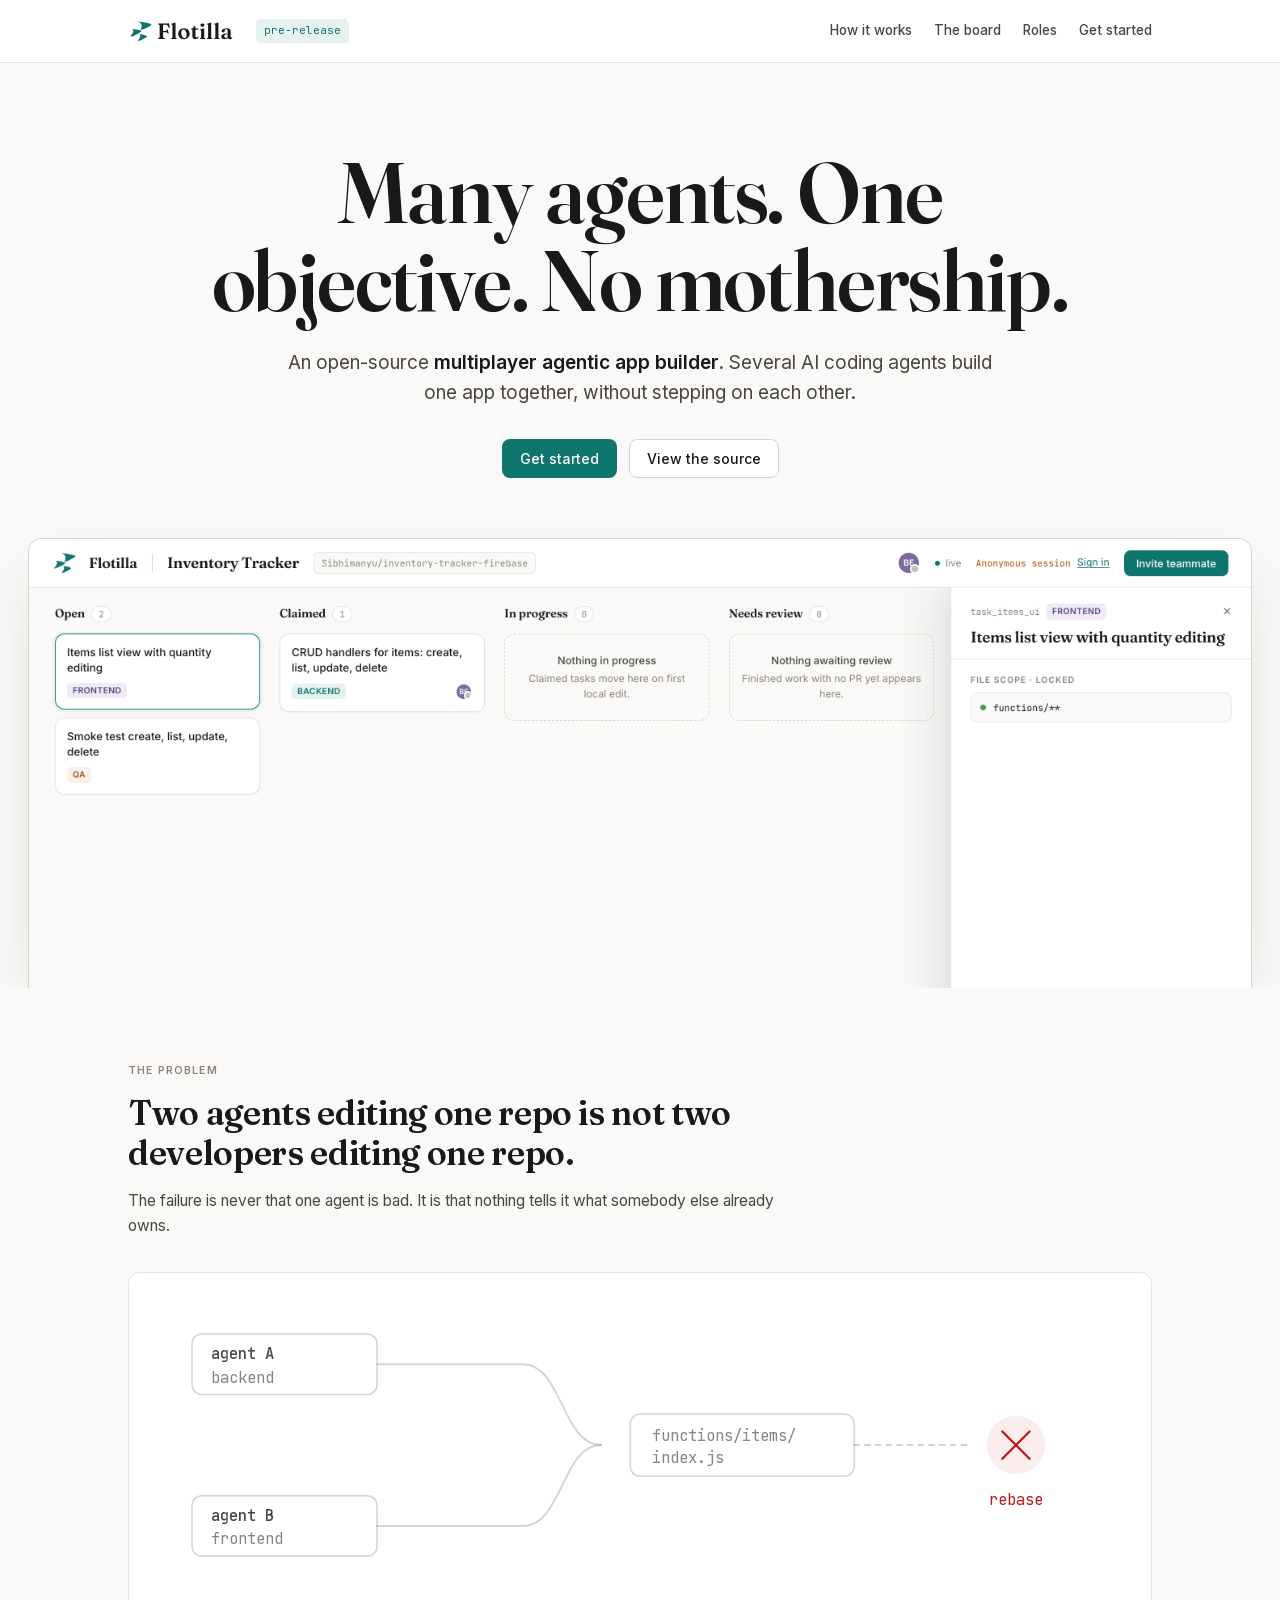
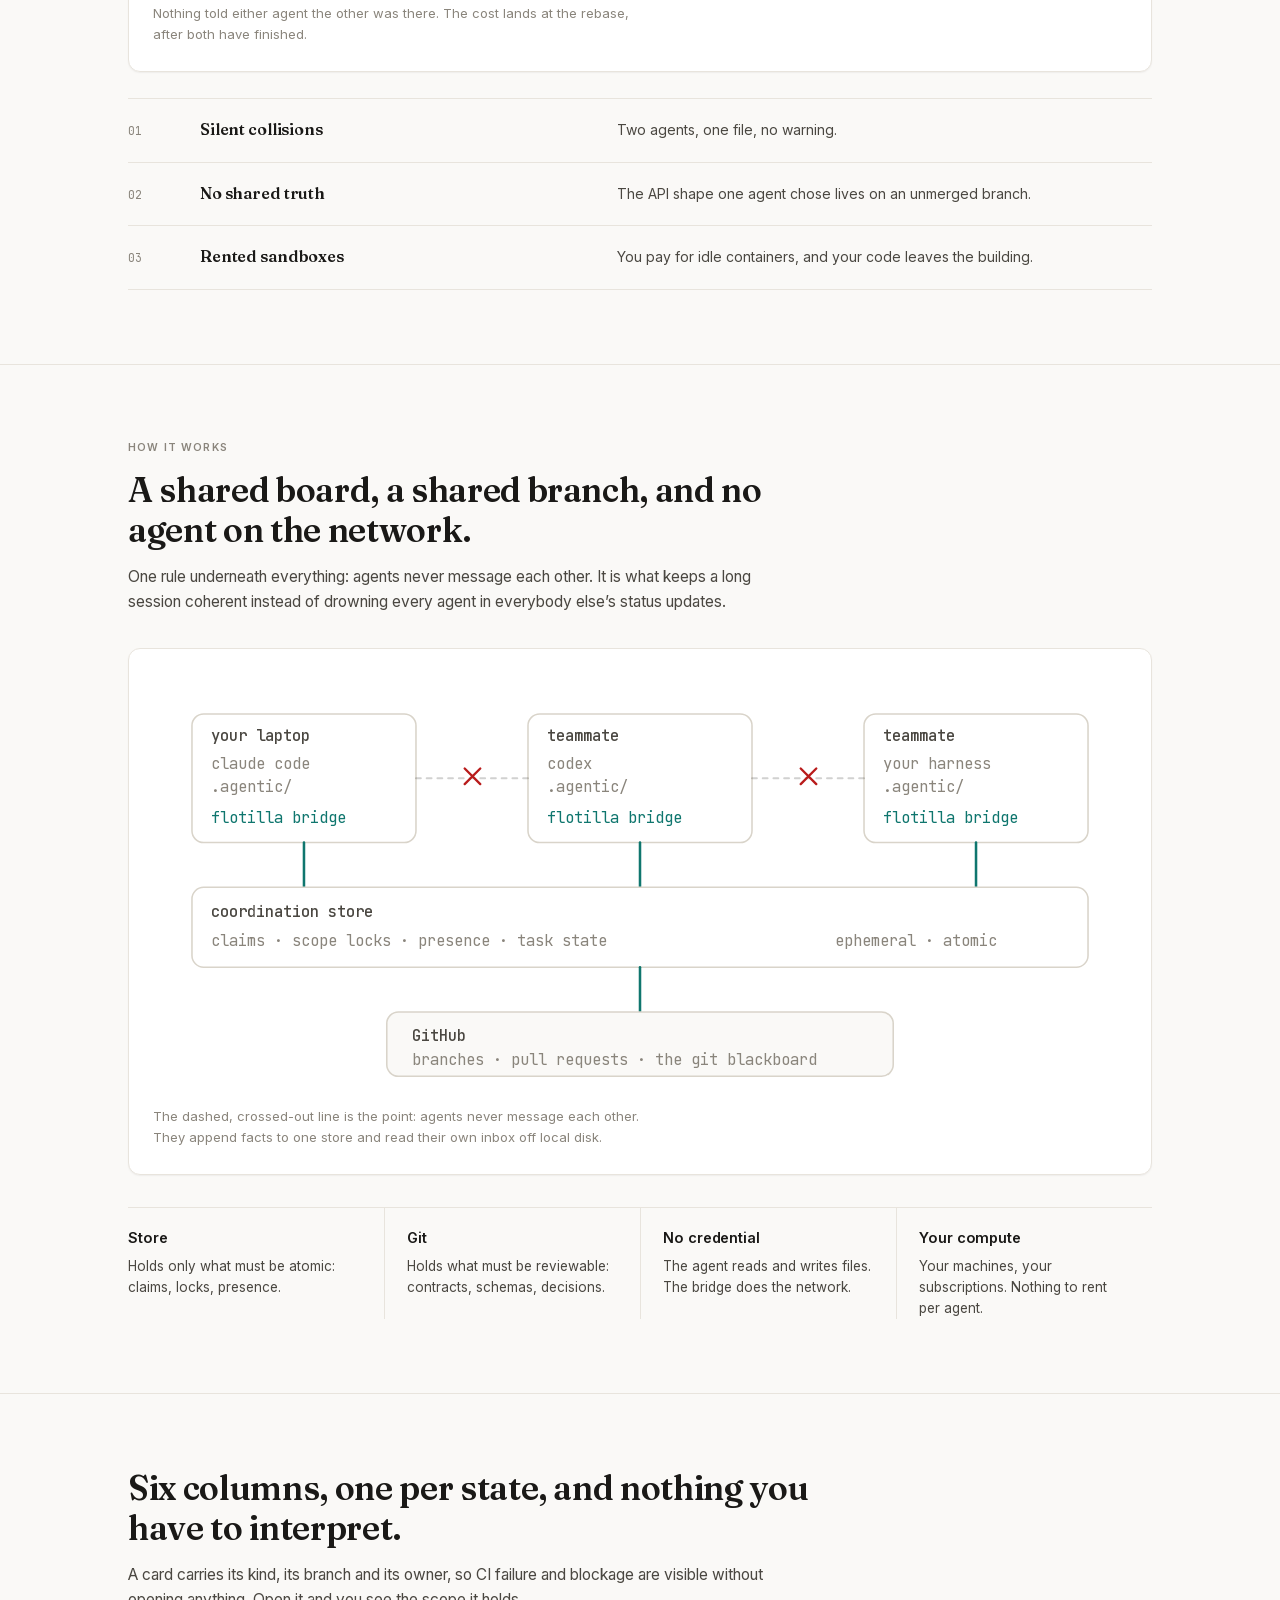
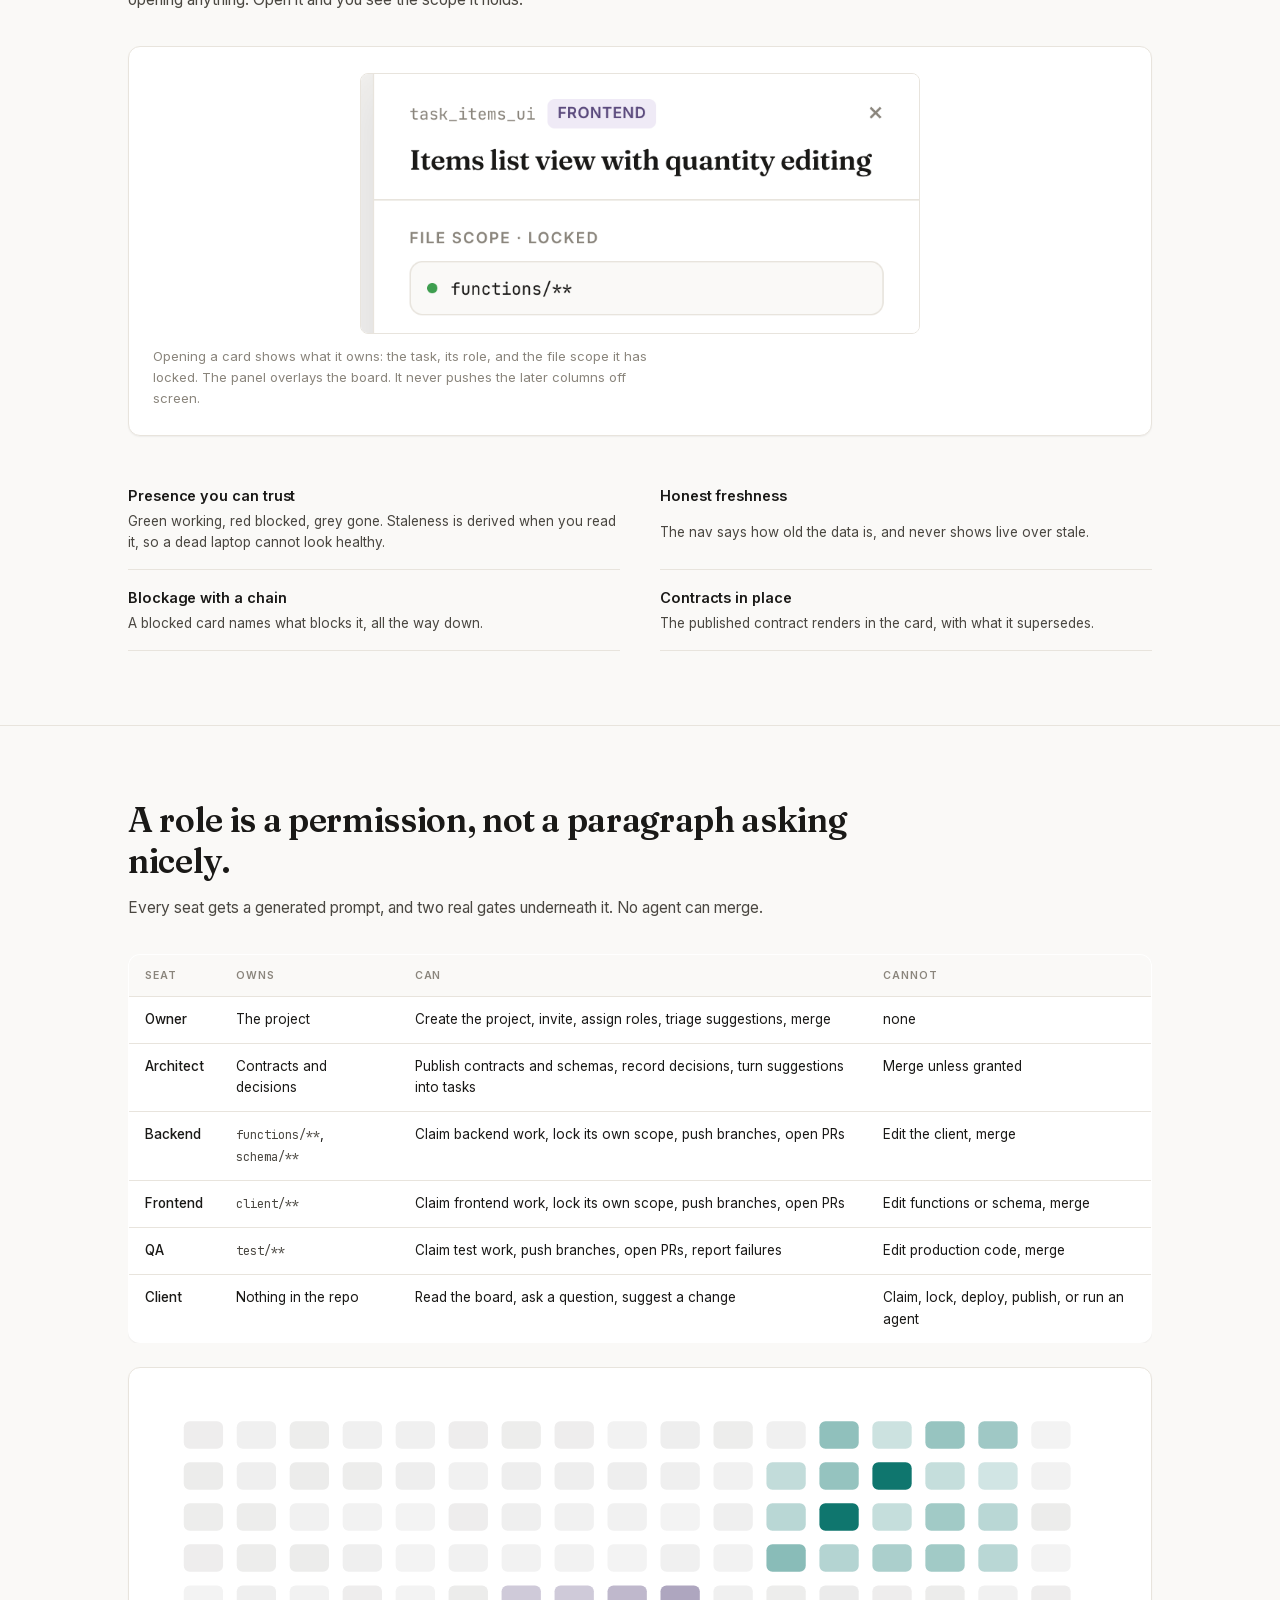
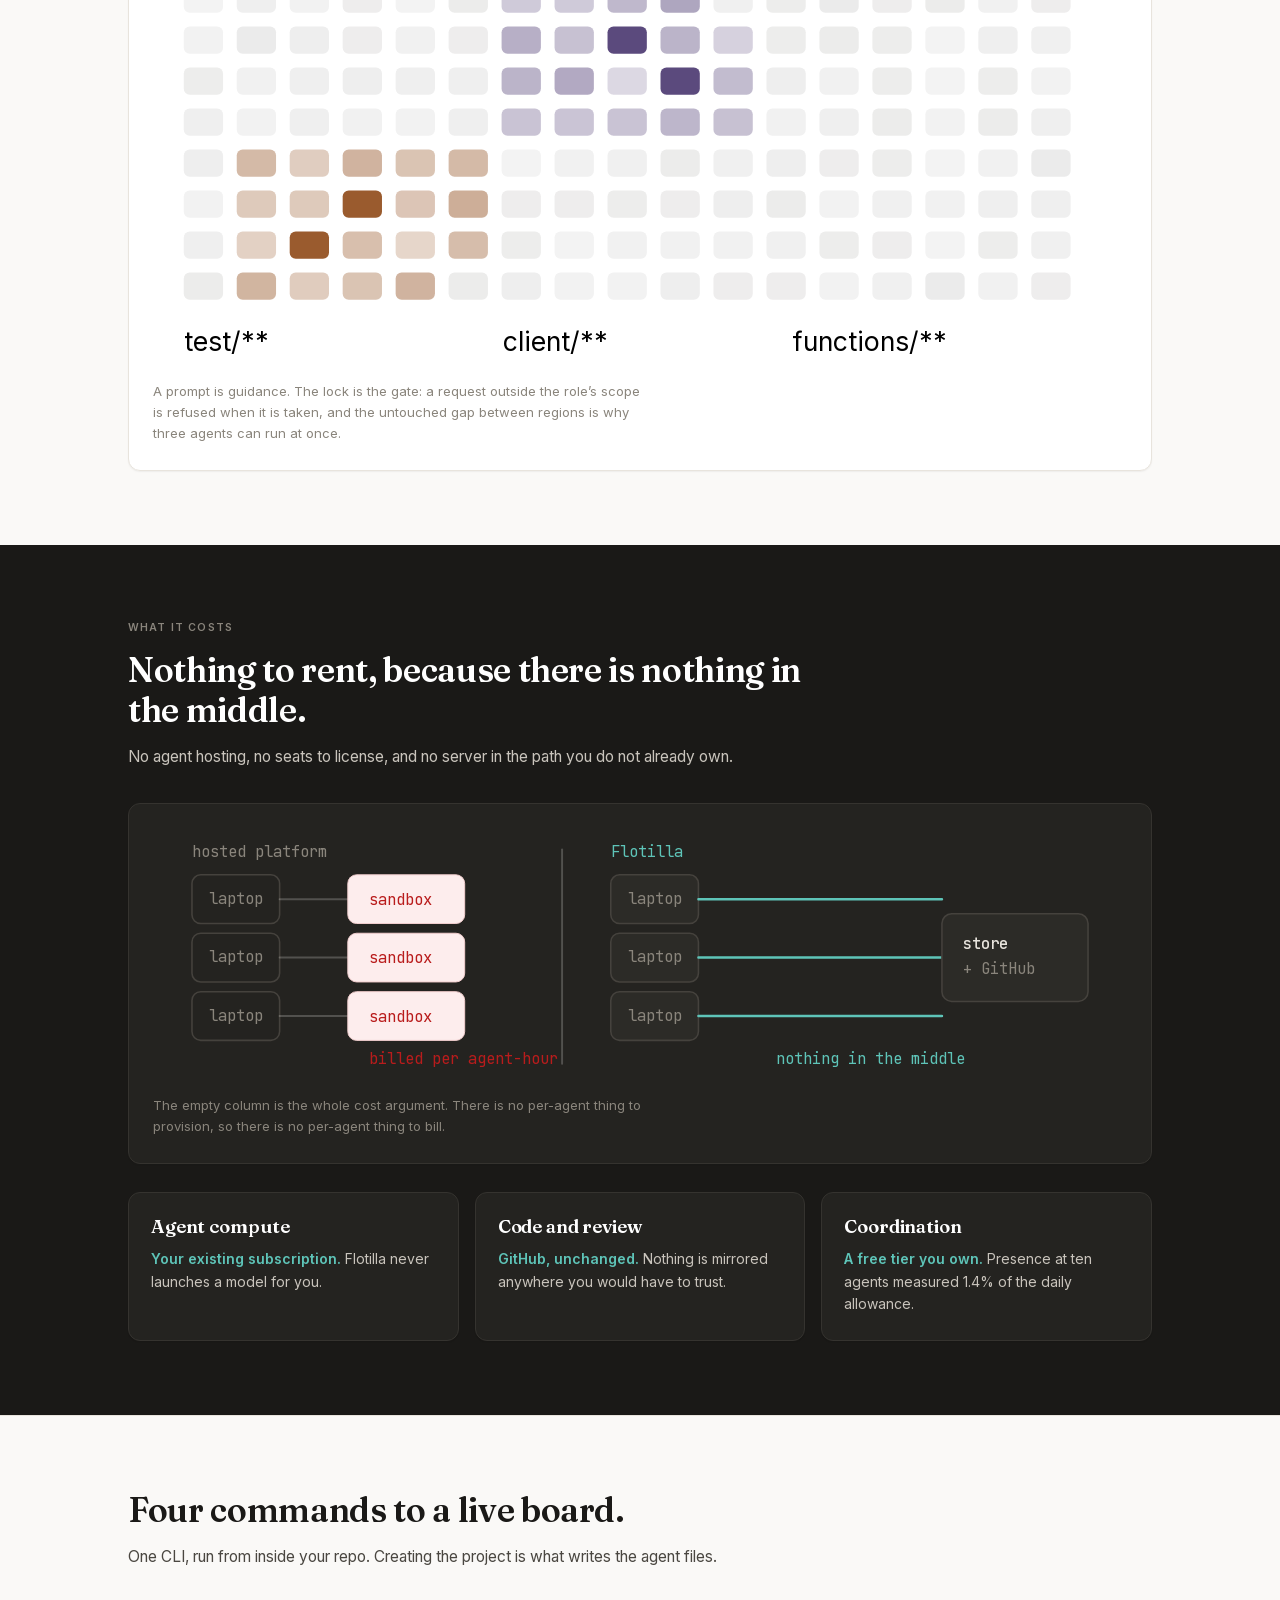
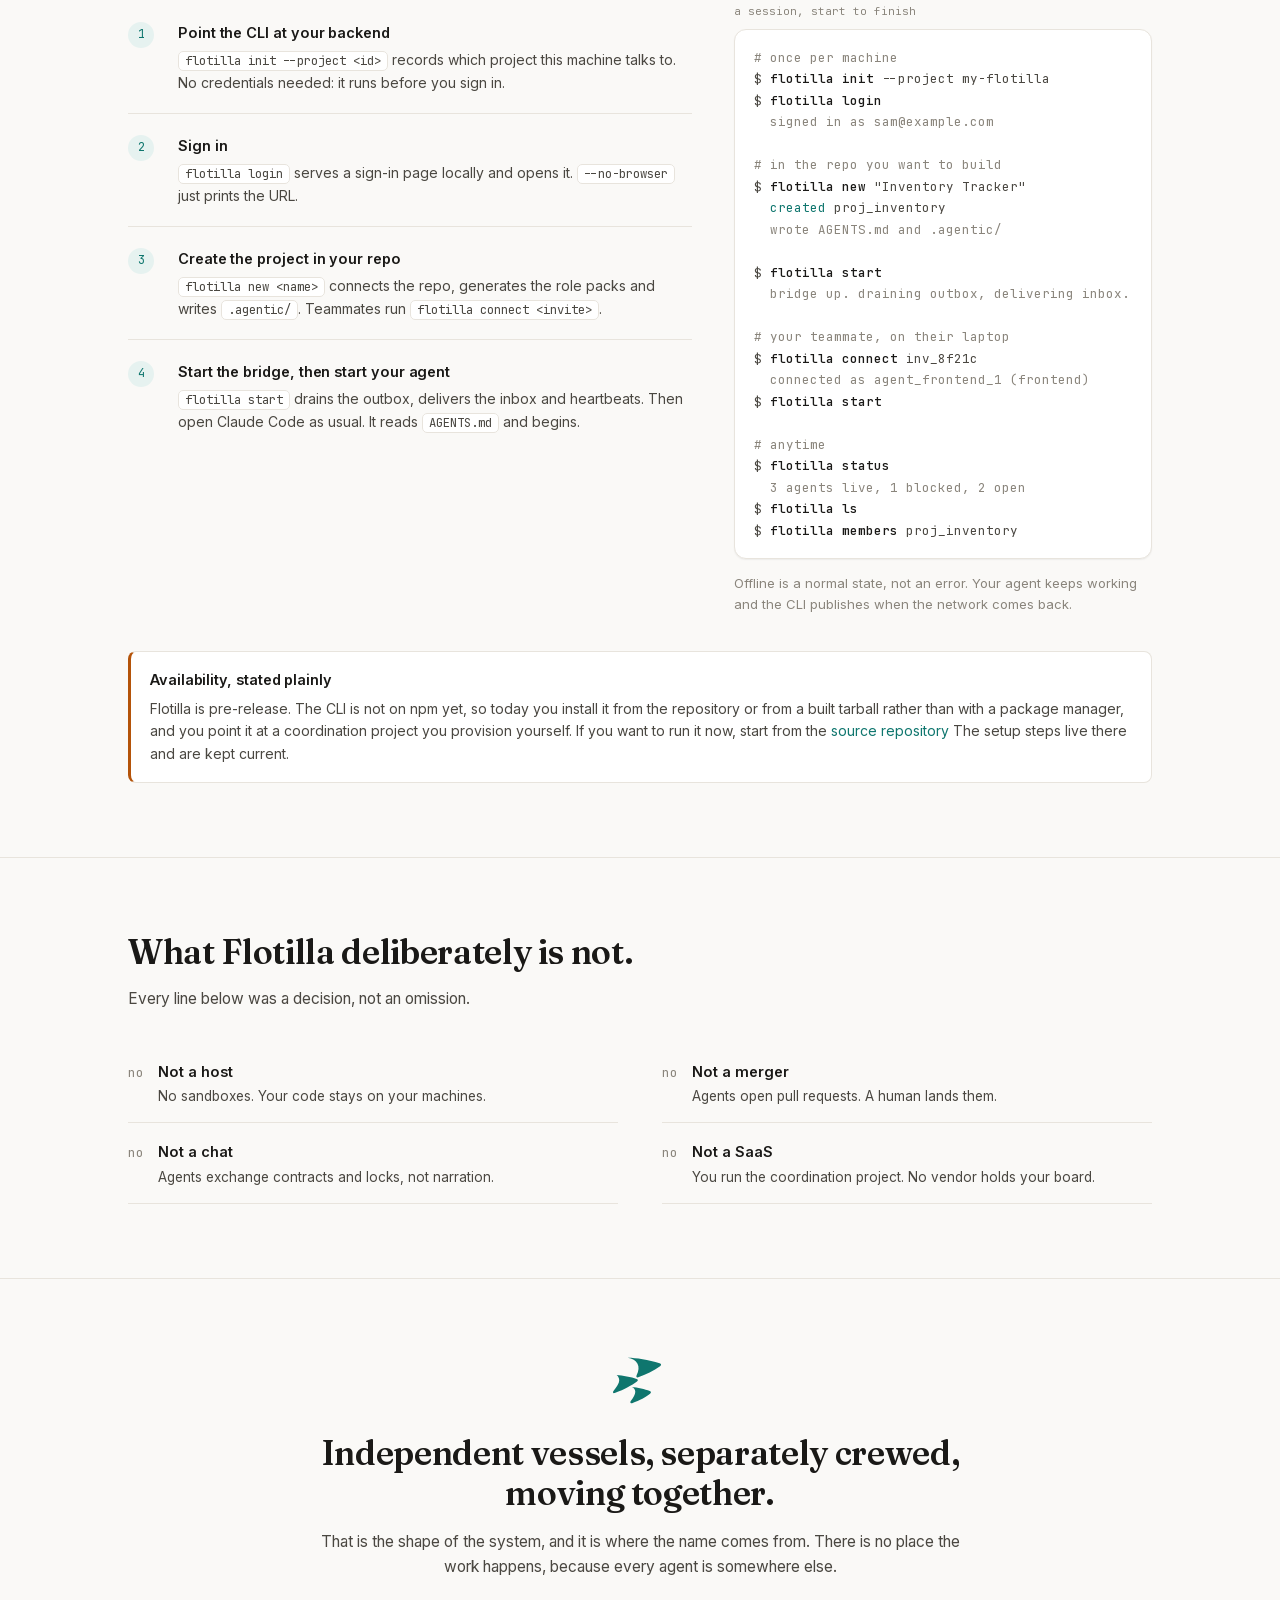
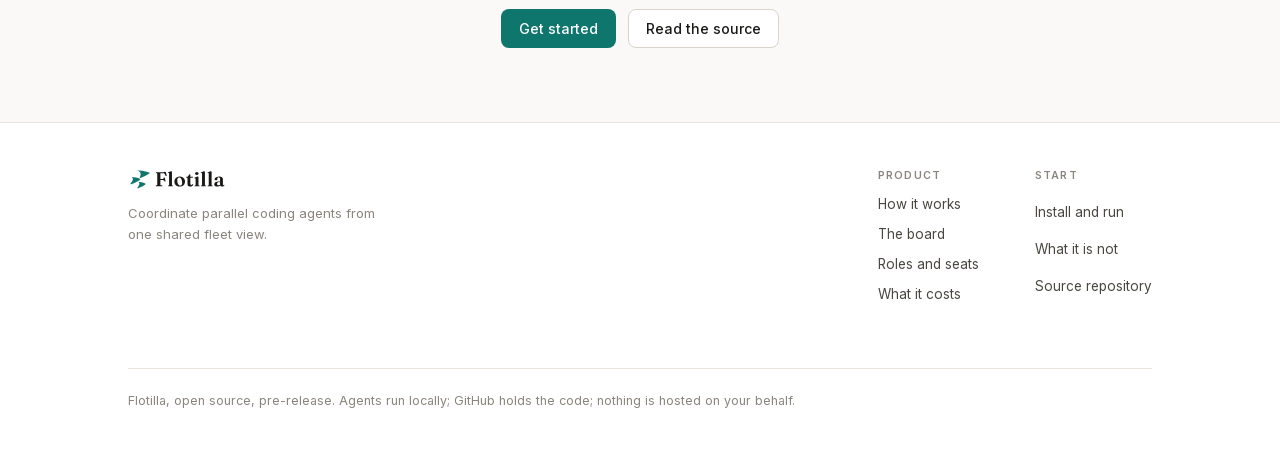
<file: index.html>
<!DOCTYPE html>
<html lang="en">
<head>
<meta charset="utf-8" />
<meta name="viewport" content="width=device-width,initial-scale=1" />
<title>Flotilla: coordinate parallel coding agents</title>
<meta name="description" content="Flotilla is an open-source multiplayer agentic app builder: several AI coding agents (Claude Code, Codex) build one app together without colliding. Local agents, file-scope locks, one live board. No hosted sandboxes." />
<meta name="theme-color" content="#0F766E" />
<link rel="icon" href="favicon.svg" type="image/svg+xml" />
<link rel="icon" href="favicon-32x32.png" type="image/png" sizes="32x32" />
<link rel="icon" href="favicon-16x16.png" type="image/png" sizes="16x16" />
<link rel="apple-touch-icon" href="apple-touch-icon.png" sizes="180x180" />
<meta property="og:title" content="Flotilla: coordinate parallel coding agents" />
<meta property="og:description" content="Many independent agents, separately crewed, no mothership, moving together toward one objective." />
<meta property="og:type" content="website" />
<meta property="og:image" content="brand/exports/social/flotilla-og.png" />
<meta name="twitter:card" content="summary_large_image" />
<meta name="twitter:title" content="Flotilla: coordinate parallel coding agents" />
<meta name="twitter:description" content="Many independent agents, separately crewed, no mothership, moving together toward one objective." />
<meta name="twitter:image" content="brand/exports/social/flotilla-og.png" />
<link rel="preload" href="fonts/fraunces-latin.woff2" as="font" type="font/woff2" crossorigin />
<link rel="preload" href="fonts/inter-latin.woff2" as="font" type="font/woff2" crossorigin />
<link rel="canonical" href="https://sibhimanyu.github.io/flotilla/" />
<link rel="stylesheet" href="site.css" />
<script type="application/ld+json">
{
  "@context": "https://schema.org",
  "@type": "SoftwareApplication",
  "name": "Flotilla",
  "alternateName": "Multiplayer Agentic Builder",
  "applicationCategory": "DeveloperApplication",
  "operatingSystem": "macOS, Linux",
  "url": "https://sibhimanyu.github.io/flotilla/",
  "description": "An open-source multiplayer agentic app builder. Several AI coding agents build one app together without stepping on each other: each teammate runs their own agent locally, file scope is locked before work starts, and one live board shows who owns what.",
  "keywords": "multiplayer agentic builder, parallel coding agents, multi-agent coding, agent coordination, file scope locks, Claude Code, Codex, agentic development",
  "isAccessibleForFree": true,
  "offers": { "@type": "Offer", "price": "0", "priceCurrency": "USD" },
  "codeRepository": "https://github.com/Sibhimanyu/multiplayer-agentic-builder",
  "author": { "@type": "Person", "name": "Sibhimanyu" }
}
</script>
</head>
<body>

<!-- Brand splash. Ported from the HyperFrames logo sting
     (videos/flotilla-logo-sting) to pure CSS: this page ships zero JavaScript
     and a GSAP dependency for a 1.5s intro would be disproportionate.

     FAIL-SAFE BY CONSTRUCTION: the overlay's resting state is hidden. It is
     made visible only *by* the animation, so if keyframes never run -- old
     engine, stylesheet fails, animations disabled -- the splash simply never
     appears and the page is usable immediately. It can never trap content.

     aria-hidden: the lockup is decorative here; the real one is in the nav. -->
<div class="splash" aria-hidden="true">
  <svg class="splash-art" viewBox="0 0 1060 260" focusable="false">
    <g transform="translate(0 15) scale(.55)">
      <g class="sp-mark" transform="rotate(-7 260 210)">
        <g class="sp-boat" style="animation-delay:0s"><path transform="translate(0 -12)" d="M184 39C245 46 346 75 429 112C442 118 444 128 430 135C376 164 311 185 249 199C235 202 231 193 239 181C259 151 266 121 256 94C246 68 220 50 184 39Z"/></g>
        <g class="sp-boat" style="animation-delay:.11s"><path transform="translate(-4 6)" d="M86 143C132 151 198 173 239 193C250 198 250 207 239 213C192 238 139 261 54 281C41 284 37 275 46 264C75 235 98 211 101 188C103 170 98 155 86 143Z"/></g>
        <g class="sp-boat" style="animation-delay:.22s"><path transform="translate(0 12)" d="M190 245C233 253 290 274 326 293C337 299 337 307 326 313C287 336 243 353 176 369C163 372 159 363 168 352C192 326 210 304 212 284C213 268 207 254 190 245Z"/></g>
      </g>
    </g>
    <g class="sp-word"><path fill="#1A1917" transform="translate(300 46) scale(1.1) translate(-10.4 -41.29999999999998)" d="M16.500 50L87.800 50Q91.700 50 94.150 49.050Q96.600 48.100 98.600 47.200Q100.600 46.300 102.700 46.300L102.700 46.300Q105.800 46.300 107.450 47.850Q109.100 49.400 110.100 53.300L110.100 53.300L118.300 82.600Q119 84.900 117.750 86.500Q116.500 88.100 114.200 88.400L114.200 88.400Q112.200 88.800 110.350 88.050Q108.500 87.300 107.300 84.700L107.300 84.700Q102.500 74.400 98.250 69.100Q94 63.800 89.300 61.900Q84.600 60 78.300 60L78.300 60L56.300 60L56.300 173.300Q56.300 175.500 57.500 177.050Q58.700 178.600 61.300 179L61.300 179L70.100 180.200Q72.700 180.700 73.750 181.900Q74.800 183.100 74.800 185.400L74.800 185.400Q74.800 187.500 73.350 188.750Q71.900 190 68.800 190L68.800 190L16.500 190Q13.400 190 11.900 188.750Q10.400 187.500 10.400 185.400L10.400 185.400Q10.400 181.600 14.600 180.300L14.600 180.300L20.300 179Q22.800 178.300 24.050 176.900Q25.300 175.500 25.300 173.300L25.300 173.300L25.300 66.700Q25.300 64.500 24.050 63.100Q22.800 61.700 20.300 61L20.300 61L14.600 59.700Q10.400 58.400 10.400 54.600L10.400 54.600Q10.400 52.400 11.900 51.200Q13.400 50 16.500 50L16.500 50ZM44 128.100L44 118.300L76.200 118.300Q82.500 118.300 85.050 115.850Q87.600 113.400 89.100 106.100L89.100 106.100Q89.700 103.900 90.900 102.900Q92.100 101.900 93.900 101.800L93.900 101.800Q98.100 101.500 99.100 105.800L99.100 105.800L106.600 135.700Q107.200 138.300 106.450 139.750Q105.700 141.200 103.800 141.800L103.800 141.800Q101.800 142.400 100.050 141.750Q98.300 141.100 96.800 139L96.800 139Q94.200 134.700 91.950 132.300Q89.700 129.900 86.850 129Q84 128.100 79.500 128.100L79.500 128.100L44 128.100ZM169.900 47.700L169.900 47.700L169.900 174Q169.900 177.100 170.750 178.550Q171.600 180 173.400 180.600L173.400 180.600L177.200 181.600Q179.100 182.200 180 183.250Q180.900 184.300 180.900 185.900L180.900 185.900Q180.900 187.800 179.600 188.900Q178.300 190 175.400 190L175.400 190L136 190Q133.200 190 131.900 188.900Q130.600 187.800 130.600 185.900L130.600 185.900Q130.600 184.400 131.500 183.350Q132.400 182.300 134.300 181.600L134.300 181.600L138.200 180.600Q140 179.900 140.850 178.500Q141.700 177.100 141.700 174L141.700 174L141.700 64.500Q141.700 62 140.950 60.900Q140.200 59.800 138.500 59.500L138.500 59.500L133.200 59.100Q131.400 58.600 130.600 57.700Q129.800 56.800 129.800 55.400L129.800 55.400Q129.800 53.800 130.800 52.800Q131.800 51.800 134.400 50.800L134.400 50.800L153 44Q157 42.500 159.300 41.900Q161.600 41.300 163.300 41.300L163.300 41.300Q166.600 41.300 168.250 43.050Q169.900 44.800 169.900 47.700ZM246.500 93L246.500 93Q262 93 273.700 99.300Q285.400 105.600 291.950 116.850Q298.500 128.100 298.500 143L298.500 143Q298.500 157.100 291.750 168.300Q285 179.500 273.100 186Q261.200 192.500 245.500 192.500L245.500 192.500Q230.100 192.500 218.450 186.100Q206.800 179.700 200.200 168.450Q193.600 157.200 193.600 142.500L193.600 142.500Q193.600 128.200 200.350 117.050Q207.100 105.900 219 99.450Q230.900 93 246.500 93ZM253.600 182L253.600 182Q260.400 181 264.550 175.750Q268.700 170.500 269.850 161.300Q271 152.100 268.600 139.200L268.600 139.200Q266.300 126.300 261.900 117.950Q257.500 109.600 251.500 105.900Q245.500 102.200 238.500 103.400L238.500 103.400Q231.600 104.500 227.450 109.750Q223.300 115 222.250 124.150Q221.200 133.300 223.500 146.300L223.500 146.300Q225.800 159.100 230.200 167.450Q234.600 175.800 240.600 179.500Q246.600 183.200 253.600 182ZM318.200 105.100L318.200 105.100L313.600 103.700Q311.200 102.900 310.200 101.850Q309.200 100.800 309.200 99.400L309.200 99.400Q309.200 97.400 310.550 96.350Q311.900 95.300 314.200 95.300L314.200 95.300L320.300 95.300Q322.700 95.300 324.300 94.400Q325.900 93.500 327.600 91.200L327.600 91.200L338.500 75.900Q340.600 73.300 342.500 72.100Q344.400 70.900 346.300 70.900L346.300 70.900Q348.400 70.900 349.600 72.200Q350.800 73.500 350.800 76L350.800 76L350.800 161.500Q350.800 168.500 353.550 172.200Q356.300 175.900 361.200 175.900L361.200 175.900Q364.900 175.900 366.950 174.450Q369 173 370.200 171.100Q371.400 169.200 372.550 167.750Q373.700 166.300 375.500 166.200L375.500 166.200Q377 166.200 377.850 167.200Q378.700 168.200 378.700 170.500L378.700 170.500Q378.600 176.200 374.950 181.100Q371.300 186 364.800 189.050Q358.300 192.100 350 192.100L350 192.100Q337.200 192.100 329.950 185.650Q322.700 179.200 322.700 166.200L322.700 166.200L322.700 111Q322.700 108.400 321.650 107.150Q320.600 105.900 318.200 105.100ZM366.800 105.200L339.700 105.200L339.700 95.300L372.800 95.300Q375.100 95.300 376.450 96.250Q377.800 97.200 377.800 99L377.800 99Q377.800 101.600 375.200 103.400Q372.600 105.200 366.800 105.200L366.800 105.200ZM430.600 99.800L430.600 99.800L430.600 174Q430.600 177.100 431.450 178.550Q432.300 180 434.100 180.600L434.100 180.600L437.900 181.600Q439.800 182.200 440.700 183.250Q441.600 184.300 441.600 185.900L441.600 185.900Q441.600 187.800 440.300 188.900Q439.000 190 436.100 190L436.100 190L396.700 190Q393.900 190 392.600 188.900Q391.300 187.800 391.300 185.900L391.300 185.900Q391.300 184.400 392.200 183.350Q393.100 182.300 395.000 181.600L395.000 181.600L398.900 180.600Q400.700 179.900 401.550 178.500Q402.400 177.100 402.400 174L402.400 174L402.400 116.700Q402.400 114.100 401.650 113Q400.900 111.900 399.200 111.600L399.200 111.600L393.900 111.200Q392.100 110.800 391.300 109.900Q390.500 109 390.500 107.600L390.500 107.600Q390.500 105.900 391.450 104.900Q392.400 103.900 395.100 102.900L395.100 102.900L413.700 96.100Q417.600 94.700 419.950 94.100Q422.300 93.500 423.900 93.500L423.900 93.500Q427.300 93.500 428.950 95.250Q430.600 97 430.600 99.800ZM414.300 78.200L414.300 78.200Q406.300 78.200 401.450 74.050Q396.600 69.900 396.600 63.200L396.600 63.200Q396.600 56.500 401.450 52.450Q406.300 48.400 414.300 48.400L414.300 48.400Q422.400 48.400 427.250 52.450Q432.100 56.500 432.100 63.200L432.100 63.200Q432.100 69.900 427.250 74.050Q422.400 78.200 414.300 78.200ZM494.000 47.700L494.000 47.700L494.000 174Q494.000 177.100 494.850 178.550Q495.700 180 497.500 180.600L497.500 180.600L501.300 181.600Q503.200 182.200 504.100 183.250Q505.000 184.300 505.000 185.900L505.000 185.900Q505.000 187.800 503.700 188.900Q502.400 190 499.500 190L499.500 190L460.100 190Q457.300 190 456.000 188.900Q454.700 187.800 454.700 185.900L454.700 185.900Q454.700 184.400 455.600 183.350Q456.500 182.300 458.400 181.600L458.400 181.600L462.300 180.600Q464.100 179.900 464.950 178.500Q465.800 177.100 465.800 174L465.800 174L465.800 64.500Q465.800 62 465.050 60.900Q464.300 59.800 462.600 59.500L462.600 59.500L457.300 59.100Q455.500 58.600 454.700 57.700Q453.900 56.800 453.900 55.400L453.900 55.400Q453.900 53.800 454.900 52.800Q455.900 51.800 458.500 50.800L458.500 50.800L477.100 44Q481.100 42.500 483.400 41.900Q485.700 41.300 487.400 41.300L487.400 41.300Q490.700 41.300 492.350 43.050Q494.000 44.800 494.000 47.700ZM559.900 47.700L559.900 47.700L559.900 174Q559.900 177.100 560.750 178.550Q561.600 180 563.400 180.600L563.400 180.600L567.200 181.600Q569.100 182.200 570 183.250Q570.900 184.300 570.900 185.900L570.900 185.900Q570.900 187.800 569.600 188.900Q568.300 190 565.400 190L565.400 190L526 190Q523.200 190 521.900 188.900Q520.600 187.800 520.600 185.900L520.600 185.900Q520.600 184.400 521.500 183.350Q522.400 182.300 524.300 181.600L524.300 181.600L528.200 180.600Q530 179.900 530.850 178.500Q531.700 177.100 531.700 174L531.700 174L531.700 64.500Q531.700 62 530.950 60.900Q530.200 59.800 528.500 59.500L528.500 59.500L523.200 59.100Q521.400 58.600 520.600 57.700Q519.800 56.800 519.800 55.400L519.800 55.400Q519.800 53.800 520.800 52.800Q521.800 51.800 524.400 50.800L524.400 50.800L543 44Q547 42.500 549.300 41.900Q551.600 41.300 553.300 41.300L553.300 41.300Q556.600 41.300 558.250 43.050Q559.900 44.800 559.900 47.700ZM645 177.300L645 177.300L645 175.200L643.100 174.800L643.100 115.100Q643.100 108.100 639.550 104.250Q636 100.400 629.500 100.400L629.500 100.400Q623.600 100.400 620.400 102.900Q617.200 105.400 617.200 109.100L617.200 109.100L617.200 117.900Q617.200 123.900 613.200 127.150Q609.200 130.400 601.900 130.400L601.900 130.400Q595.700 130.400 592.500 127.450Q589.300 124.500 589.300 119.400L589.300 119.400Q589.300 113.100 594.500 107.050Q599.700 101 609.800 97.050Q619.900 93.100 634.700 93.100L634.700 93.100Q653.100 93.100 662.050 100.550Q671 108 671 120.700L671 120.700L671 172.700Q671 175.500 672.150 176.900Q673.300 178.300 675.400 178.300L675.400 178.300Q677.600 178.300 678.700 177.250Q679.800 176.200 680.600 175.100L680.600 175.100Q681.100 174.400 681.700 173.950Q682.300 173.500 683.200 173.500L683.200 173.500Q684.400 173.500 685 174.400Q685.600 175.300 685.600 176.800L685.600 176.800Q685.600 180.200 683.250 183.800Q680.900 187.400 676.250 189.950Q671.600 192.500 664.600 192.500L664.600 192.500Q655.700 192.500 650.350 188.450Q645 184.400 645 177.300ZM585.100 169.100L585.100 169.100Q585.100 156.600 596.250 148.900Q607.400 141.200 627.400 141.200L627.400 141.200Q633.900 141.200 639.150 142.300Q644.400 143.400 648.200 145.300L648.200 145.300L646 151.700Q642.600 150.100 639.050 149.200Q635.500 148.300 631.400 148.300L631.400 148.300Q623.100 148.300 618.450 152.550Q613.800 156.800 613.800 164.300L613.800 164.300Q613.800 171.800 617.750 175.800Q621.700 179.800 628 179.800L628 179.800Q633.400 179.800 638.350 177.350Q643.300 174.900 646.700 170.500L646.700 170.500L648.900 176.200Q643.400 184 634.150 188.250Q624.900 192.500 614.500 192.500L614.500 192.500Q601.400 192.500 593.250 186Q585.100 179.500 585.100 169.100Z"/></g>
  </svg>
</div>

<nav class="nav">
  <div class="wrap">
    <a href="index.html" aria-label="Flotilla home">
      <img class="lockup" src="brand/flotilla-lockup.svg" alt="Flotilla" width="1060" height="260" />
    </a>
    <span class="tag">pre-release</span>
    <div class="links">
      <a href="#how" class="hide-sm">How it works</a>
      <a href="#board" class="hide-sm">The board</a>
      <a href="#roles" class="hide-sm">Roles</a>
      <a href="#start">Get started</a>
    </div>
  </div>
</nav>

<!-- ============================================================ hero -->
<header class="hero">
  <div class="wrap hero-c">
    <h1>Many agents. One objective. No mothership.</h1>
    <p class="hero-def">
      An open-source <strong>multiplayer agentic app builder</strong>. Several AI coding agents
      build one app together, without stepping on each other.
    </p>
    <div class="btn-row">
      <a class="btn btn-p" href="#start">Get started</a>
      <a class="btn btn-s" href="https://github.com/Sibhimanyu/multiplayer-agentic-builder">View the source</a>
    </div>
  </div>

  <!-- The real board, not a drawing of it. Credibility on a page like this comes
       from the artifact: real repo name, real task titles, a real locked file
       scope. It bleeds off the bottom of the hero on purpose -- the eye should
       want to scroll, and the demo board's empty lower half never shows. -->
  <div class="hero-shot">
    <div class="shot-frame">
      <img src="shots/board.png" width="3024" height="1040"
           alt="The Flotilla board: columns for Open, Claimed, In progress and Needs review, with a task card open showing its locked file scope of functions/**."
           fetchpriority="high" decoding="async" />
    </div>
  </div>
</header>

<!-- ============================================================ the problem -->
<section id="problem">
  <div class="wrap">
    <div class="s-head narrow">
      <p class="eyebrow">The problem</p>
      <h2>Two agents editing one repo is not two developers editing one repo.</h2>
      <p class="sub">
        The failure is never that one agent is bad. It is that nothing tells it what somebody
        else already owns.
      </p>
    </div>
    <figure class="il-frame">
      <svg class="il" viewBox="0 0 1000 300" role="img" aria-labelledby="clash-t clash-d">
        <title id="clash-t">Two agents reaching for the same file</title>
        <desc id="clash-d">Two agents on separate branches both edit the same file. Neither is
          told. The conflict only surfaces at the rebase, after both have finished their work.</desc>

        <!-- two agents, working happily, unaware -->
        <rect class="il-card" x="40" y="36" width="190" height="62" rx="10"/>
        <text class="il-ttl" x="60" y="62">agent A</text>
        <text class="il-lbl" x="60" y="86">backend</text>

        <rect class="il-card" x="40" y="202" width="190" height="62" rx="10"/>
        <text class="il-ttl" x="60" y="228">agent B</text>
        <text class="il-lbl" x="60" y="252">frontend</text>

        <!-- both reach for the same file -->
        <path class="il-rail" d="M230 67h150c40 0 40 83 80 83"/>
        <path class="il-rail" d="M230 233h150c40 0 40-83 80-83"/>

        <rect class="il-card" x="490" y="118" width="230" height="64" rx="10"/>
        <text class="il-lbl" x="512" y="146">functions/items/</text>
        <text class="il-lbl" x="512" y="168">index.js</text>

        <!-- the clash, discovered late -->
        <path class="il-rail-d" d="M720 150h120"/>
        <circle class="il-warn" cx="886" cy="150" r="30" fill-opacity=".08"/>
        <g class="il-warn-s"><path d="M872 136l28 28M900 136l-28 28"/></g>
        <text class="il-lbl" x="886" y="212" text-anchor="middle" style="fill:var(--red)">rebase</text>
      </svg>
      <figcaption class="il-cap">
        Nothing told either agent the other was there. The cost lands at the rebase, after both
        have finished.
      </figcaption>
    </figure>

    <div class="fam-stack">
      <div><span class="n">01</span><h3>Silent collisions</h3>
        <p>Two agents, one file, no warning.</p></div>
      <div><span class="n">02</span><h3>No shared truth</h3>
        <p>The API shape one agent chose lives on an unmerged branch.</p></div>
      <div><span class="n">03</span><h3>Rented sandboxes</h3>
        <p>You pay for idle containers, and your code leaves the building.</p></div>
    </div>
  </div>
</section>

<!-- ============================================================ how it works -->
<section id="how">
  <div class="wrap">
    <div class="s-head narrow">
      <p class="eyebrow">How it works</p>
      <h2>A shared board, a shared branch, and no agent on the network.</h2>
      <p class="sub">
        One rule underneath everything: agents never message each other. It is what keeps a long
        session coherent instead of drowning every agent in everybody else&rsquo;s status updates.
      </p>
    </div>

    <figure class="il-frame">
      <svg class="il" viewBox="0 0 1000 430" role="img" aria-labelledby="arch-t arch-d">
        <title id="arch-t">How Flotilla is wired</title>
        <desc id="arch-d">Three laptops each run their own agent against their own local files. Each
          laptop's bridge talks to a shared coordination store, which holds claims, locks and
          presence. Code goes to GitHub. The agents never talk to each other: the dashed line
          between them is the path that does not exist.</desc>

        <!-- three laptops, side by side, each self-contained -->
        <g>
          <rect class="il-card" x="40"  y="40" width="230" height="132" rx="12"/>
          <rect class="il-card" x="385" y="40" width="230" height="132" rx="12"/>
          <rect class="il-card" x="730" y="40" width="230" height="132" rx="12"/>
        </g>
        <g class="il-ttl">
          <text x="60"  y="68">your laptop</text>
          <text x="405" y="68">teammate</text>
          <text x="750" y="68">teammate</text>
        </g>
        <g class="il-lbl">
          <text x="60"  y="96">claude code</text><text x="60"  y="120">.agentic/</text>
          <text x="405" y="96">codex</text>      <text x="405" y="120">.agentic/</text>
          <text x="750" y="96">your harness</text><text x="750" y="120">.agentic/</text>
        </g>
        <g class="il-lbl-t">
          <text x="60"  y="152">flotilla bridge</text>
          <text x="405" y="152">flotilla bridge</text>
          <text x="750" y="152">flotilla bridge</text>
        </g>

        <!-- the path that does NOT exist. This is the whole coordination model. -->
        <path class="il-rail-d" d="M270 106h115"/>
        <path class="il-rail-d" d="M615 106h115"/>
        <g class="il-warn-s">
          <path d="M320 96l16 16M336 96l-16 16"/>
          <path d="M665 96l16 16M681 96l-16 16"/>
        </g>

        <!-- down into the shared store -->
        <path class="il-live" d="M155 172v46"/>
        <path class="il-live" d="M500 172v46"/>
        <path class="il-live" d="M845 172v46"/>

        <rect class="il-card" x="40" y="218" width="920" height="82" rx="12"/>
        <text class="il-ttl" x="60" y="248">coordination store</text>
        <g class="il-lbl">
          <text x="60"  y="278">claims &#183; scope locks &#183; presence &#183; task state</text>
          <text x="700" y="278">ephemeral &#183; atomic</text>
        </g>

        <!-- and out to GitHub -->
        <path class="il-live" d="M500 300v46"/>
        <rect class="il-card-q" x="240" y="346" width="520" height="66" rx="12"/>
        <text class="il-ttl" x="266" y="376">GitHub</text>
        <g class="il-lbl"><text x="266" y="400">branches &#183; pull requests &#183; the git blackboard</text></g>
      </svg>
      <figcaption class="il-cap">
        The dashed, crossed-out line is the point: agents never message each other. They append
        facts to one store and read their own inbox off local disk.
      </figcaption>
    </figure>

    <div class="fam-strip">
      <div><h4>Store</h4><p>Holds only what must be atomic: claims, locks, presence.</p></div>
      <div><h4>Git</h4><p>Holds what must be reviewable: contracts, schemas, decisions.</p></div>
      <div><h4>No credential</h4><p>The agent reads and writes files. The bridge does the network.</p></div>
      <div><h4>Your compute</h4><p>Your machines, your subscriptions. Nothing to rent per agent.</p></div>
    </div>
  </div>
</section>

<!-- ============================================================ the board -->
<section id="board">
  <div class="wrap">
    <div class="s-head narrow">
      <h2>Six columns, one per state, and nothing you have to interpret.</h2>
      <p class="sub">
        A card carries its kind, its branch and its owner, so CI failure and blockage are visible
        without opening anything. Open it and you see the scope it holds.
      </p>
    </div>

    <figure class="il-frame">
      <img class="shot shot-sm" src="shots/detail-panel.png" width="760" height="352"
           alt="A task card opened on the board: its id, its frontend role tag, its title, and a FILE SCOPE LOCKED panel listing functions slash slash." loading="lazy" decoding="async" />
      <figcaption class="il-cap">
        Opening a card shows what it owns: the task, its role, and the file scope it has locked.
        The panel overlays the board. It never pushes the later columns off screen.
      </figcaption>
    </figure>

    <div class="fam-defs">
      <div><h4>Presence you can trust</h4>
        <p>Green working, red blocked, grey gone. Staleness is derived when you read it, so a
        dead laptop cannot look healthy.</p></div>
      <div><h4>Honest freshness</h4>
        <p>The nav says how old the data is, and never shows live over stale.</p></div>
      <div><h4>Blockage with a chain</h4>
        <p>A blocked card names what blocks it, all the way down.</p></div>
      <div><h4>Contracts in place</h4>
        <p>The published contract renders in the card, with what it supersedes.</p></div>
    </div>
  </div>
</section>

<!-- ============================================================ roles -->
<section id="roles">
  <div class="wrap">
    <div class="s-head narrow">
      <h2>A role is a permission, not a paragraph asking nicely.</h2>
      <p class="sub">
        Every seat gets a generated prompt, and two real gates underneath it. No agent can merge.
      </p>
    </div>

    <div class="scroll-x">
      <table class="tbl">
        <thead>
          <tr><th>Seat</th><th>Owns</th><th>Can</th><th>Cannot</th></tr>
        </thead>
        <tbody>
          <tr>
            <td class="k">Owner</td>
            <td>The project</td>
            <td>Create the project, invite, assign roles, triage suggestions, merge</td>
            <td>none</td>
          </tr>
          <tr>
            <td class="k">Architect</td>
            <td>Contracts and decisions</td>
            <td>Publish contracts and schemas, record decisions, turn suggestions into tasks</td>
            <td>Merge unless granted</td>
          </tr>
          <tr>
            <td class="k">Backend</td>
            <td><code>functions/**</code>, <code>schema/**</code></td>
            <td>Claim backend work, lock its own scope, push branches, open PRs</td>
            <td>Edit the client, merge</td>
          </tr>
          <tr>
            <td class="k">Frontend</td>
            <td><code>client/**</code></td>
            <td>Claim frontend work, lock its own scope, push branches, open PRs</td>
            <td>Edit functions or schema, merge</td>
          </tr>
          <tr>
            <td class="k">QA</td>
            <td><code>test/**</code></td>
            <td>Claim test work, push branches, open PRs, report failures</td>
            <td>Edit production code, merge</td>
          </tr>
          <tr>
            <td class="k">Client</td>
            <td>Nothing in the repo</td>
            <td>Read the board, ask a question, suggest a change</td>
            <td>Claim, lock, deploy, publish, or run an agent</td>
          </tr>
        </tbody>
      </table>
    </div>

    <figure class="il-frame" style="margin-top:24px">
      <svg class="il tf" viewBox="0 0 570 336" role="img" aria-labelledby="tf-t tf-d">
        <title id="tf-t">One repository, three owners, no overlap</title>
        <desc id="tf-d">The repository drawn as a field of files. Three roles hold three separate
          regions of it -- test, client and functions -- and the regions never touch. The quiet
          cells are everything nobody has claimed. A few are lit: work landing right now.</desc>
        <rect x="18" y="16" width="23" height="16" rx="3.5" fill="#1A1917" opacity="0.073"/><rect x="49" y="16" width="23" height="16" rx="3.5" fill="#1A1917" opacity="0.063"/><rect x="80" y="16" width="23" height="16" rx="3.5" fill="#1A1917" opacity="0.079"/><rect x="111" y="16" width="23" height="16" rx="3.5" fill="#1A1917" opacity="0.061"/><rect x="142" y="16" width="23" height="16" rx="3.5" fill="#1A1917" opacity="0.064"/><rect x="173" y="16" width="23" height="16" rx="3.5" fill="#1A1917" opacity="0.074"/><rect x="204" y="16" width="23" height="16" rx="3.5" fill="#1A1917" opacity="0.078"/><rect x="235" y="16" width="23" height="16" rx="3.5" fill="#1A1917" opacity="0.075"/><rect x="266" y="16" width="23" height="16" rx="3.5" fill="#1A1917" opacity="0.053"/><rect x="297" y="16" width="23" height="16" rx="3.5" fill="#1A1917" opacity="0.071"/><rect x="328" y="16" width="23" height="16" rx="3.5" fill="#1A1917" opacity="0.078"/><rect x="359" y="16" width="23" height="16" rx="3.5" fill="#1A1917" opacity="0.062"/><rect x="390" y="16" width="23" height="16" rx="3.5" fill="#0F766E" opacity="0.46"/><rect x="421" y="16" width="23" height="16" rx="3.5" fill="#0F766E" opacity="0.21"/><rect x="452" y="16" width="23" height="16" rx="3.5" fill="#0F766E" opacity="0.43"/><rect x="483" y="16" width="23" height="16" rx="3.5" fill="#0F766E" opacity="0.40"/><rect x="514" y="16" width="23" height="16" rx="3.5" fill="#1A1917" opacity="0.051"/><rect x="18" y="40" width="23" height="16" rx="3.5" fill="#1A1917" opacity="0.083"/><rect x="49" y="40" width="23" height="16" rx="3.5" fill="#1A1917" opacity="0.065"/><rect x="80" y="40" width="23" height="16" rx="3.5" fill="#1A1917" opacity="0.082"/><rect x="111" y="40" width="23" height="16" rx="3.5" fill="#1A1917" opacity="0.077"/><rect x="142" y="40" width="23" height="16" rx="3.5" fill="#1A1917" opacity="0.070"/><rect x="173" y="40" width="23" height="16" rx="3.5" fill="#1A1917" opacity="0.060"/><rect x="204" y="40" width="23" height="16" rx="3.5" fill="#1A1917" opacity="0.070"/><rect x="235" y="40" width="23" height="16" rx="3.5" fill="#1A1917" opacity="0.072"/><rect x="266" y="40" width="23" height="16" rx="3.5" fill="#1A1917" opacity="0.069"/><rect x="297" y="40" width="23" height="16" rx="3.5" fill="#1A1917" opacity="0.068"/><rect x="328" y="40" width="23" height="16" rx="3.5" fill="#1A1917" opacity="0.060"/><rect x="359" y="40" width="23" height="16" rx="3.5" fill="#0F766E" opacity="0.25"/><rect x="390" y="40" width="23" height="16" rx="3.5" fill="#0F766E" opacity="0.44"/><rect class="tf-live" x="421" y="40" width="23" height="16" rx="3.5" fill="#0F766E" style="animation-delay:1.00s"/><rect x="452" y="40" width="23" height="16" rx="3.5" fill="#0F766E" opacity="0.24"/><rect x="483" y="40" width="23" height="16" rx="3.5" fill="#0F766E" opacity="0.19"/><rect x="514" y="40" width="23" height="16" rx="3.5" fill="#1A1917" opacity="0.056"/><rect x="18" y="64" width="23" height="16" rx="3.5" fill="#1A1917" opacity="0.080"/><rect x="49" y="64" width="23" height="16" rx="3.5" fill="#1A1917" opacity="0.080"/><rect x="80" y="64" width="23" height="16" rx="3.5" fill="#1A1917" opacity="0.059"/><rect x="111" y="64" width="23" height="16" rx="3.5" fill="#1A1917" opacity="0.053"/><rect x="142" y="64" width="23" height="16" rx="3.5" fill="#1A1917" opacity="0.051"/><rect x="173" y="64" width="23" height="16" rx="3.5" fill="#1A1917" opacity="0.075"/><rect x="204" y="64" width="23" height="16" rx="3.5" fill="#1A1917" opacity="0.068"/><rect x="235" y="64" width="23" height="16" rx="3.5" fill="#1A1917" opacity="0.060"/><rect x="266" y="64" width="23" height="16" rx="3.5" fill="#1A1917" opacity="0.060"/><rect x="297" y="64" width="23" height="16" rx="3.5" fill="#1A1917" opacity="0.052"/><rect x="328" y="64" width="23" height="16" rx="3.5" fill="#1A1917" opacity="0.065"/><rect x="359" y="64" width="23" height="16" rx="3.5" fill="#0F766E" opacity="0.29"/><rect class="tf-live" x="390" y="64" width="23" height="16" rx="3.5" fill="#0F766E" style="animation-delay:0.15s"/><rect x="421" y="64" width="23" height="16" rx="3.5" fill="#0F766E" opacity="0.24"/><rect x="452" y="64" width="23" height="16" rx="3.5" fill="#0F766E" opacity="0.39"/><rect x="483" y="64" width="23" height="16" rx="3.5" fill="#0F766E" opacity="0.29"/><rect x="514" y="64" width="23" height="16" rx="3.5" fill="#1A1917" opacity="0.082"/><rect x="18" y="88" width="23" height="16" rx="3.5" fill="#1A1917" opacity="0.074"/><rect x="49" y="88" width="23" height="16" rx="3.5" fill="#1A1917" opacity="0.080"/><rect x="80" y="88" width="23" height="16" rx="3.5" fill="#1A1917" opacity="0.082"/><rect x="111" y="88" width="23" height="16" rx="3.5" fill="#1A1917" opacity="0.068"/><rect x="142" y="88" width="23" height="16" rx="3.5" fill="#1A1917" opacity="0.051"/><rect x="173" y="88" width="23" height="16" rx="3.5" fill="#1A1917" opacity="0.060"/><rect x="204" y="88" width="23" height="16" rx="3.5" fill="#1A1917" opacity="0.053"/><rect x="235" y="88" width="23" height="16" rx="3.5" fill="#1A1917" opacity="0.054"/><rect x="266" y="88" width="23" height="16" rx="3.5" fill="#1A1917" opacity="0.052"/><rect x="297" y="88" width="23" height="16" rx="3.5" fill="#1A1917" opacity="0.064"/><rect x="328" y="88" width="23" height="16" rx="3.5" fill="#1A1917" opacity="0.054"/><rect x="359" y="88" width="23" height="16" rx="3.5" fill="#0F766E" opacity="0.49"/><rect x="390" y="88" width="23" height="16" rx="3.5" fill="#0F766E" opacity="0.31"/><rect x="421" y="88" width="23" height="16" rx="3.5" fill="#0F766E" opacity="0.35"/><rect x="452" y="88" width="23" height="16" rx="3.5" fill="#0F766E" opacity="0.39"/><rect x="483" y="88" width="23" height="16" rx="3.5" fill="#0F766E" opacity="0.29"/><rect x="514" y="88" width="23" height="16" rx="3.5" fill="#1A1917" opacity="0.050"/><rect x="18" y="112" width="23" height="16" rx="3.5" fill="#1A1917" opacity="0.051"/><rect x="49" y="112" width="23" height="16" rx="3.5" fill="#1A1917" opacity="0.068"/><rect x="80" y="112" width="23" height="16" rx="3.5" fill="#1A1917" opacity="0.055"/><rect x="111" y="112" width="23" height="16" rx="3.5" fill="#1A1917" opacity="0.073"/><rect x="142" y="112" width="23" height="16" rx="3.5" fill="#1A1917" opacity="0.051"/><rect x="173" y="112" width="23" height="16" rx="3.5" fill="#1A1917" opacity="0.082"/><rect x="204" y="112" width="23" height="16" rx="3.5" fill="#5B4A7D" opacity="0.29"/><rect x="235" y="112" width="23" height="16" rx="3.5" fill="#5B4A7D" opacity="0.29"/><rect x="266" y="112" width="23" height="16" rx="3.5" fill="#5B4A7D" opacity="0.39"/><rect x="297" y="112" width="23" height="16" rx="3.5" fill="#5B4A7D" opacity="0.49"/><rect x="328" y="112" width="23" height="16" rx="3.5" fill="#1A1917" opacity="0.061"/><rect x="359" y="112" width="23" height="16" rx="3.5" fill="#1A1917" opacity="0.080"/><rect x="390" y="112" width="23" height="16" rx="3.5" fill="#1A1917" opacity="0.085"/><rect x="421" y="112" width="23" height="16" rx="3.5" fill="#1A1917" opacity="0.076"/><rect x="452" y="112" width="23" height="16" rx="3.5" fill="#1A1917" opacity="0.084"/><rect x="483" y="112" width="23" height="16" rx="3.5" fill="#1A1917" opacity="0.060"/><rect x="514" y="112" width="23" height="16" rx="3.5" fill="#1A1917" opacity="0.073"/><rect x="18" y="136" width="23" height="16" rx="3.5" fill="#1A1917" opacity="0.055"/><rect x="49" y="136" width="23" height="16" rx="3.5" fill="#1A1917" opacity="0.085"/><rect x="80" y="136" width="23" height="16" rx="3.5" fill="#1A1917" opacity="0.071"/><rect x="111" y="136" width="23" height="16" rx="3.5" fill="#1A1917" opacity="0.075"/><rect x="142" y="136" width="23" height="16" rx="3.5" fill="#1A1917" opacity="0.060"/><rect x="173" y="136" width="23" height="16" rx="3.5" fill="#1A1917" opacity="0.073"/><rect x="204" y="136" width="23" height="16" rx="3.5" fill="#5B4A7D" opacity="0.44"/><rect x="235" y="136" width="23" height="16" rx="3.5" fill="#5B4A7D" opacity="0.34"/><rect class="tf-live" x="266" y="136" width="23" height="16" rx="3.5" fill="#5B4A7D" style="animation-delay:1.40s"/><rect x="297" y="136" width="23" height="16" rx="3.5" fill="#5B4A7D" opacity="0.41"/><rect x="328" y="136" width="23" height="16" rx="3.5" fill="#5B4A7D" opacity="0.25"/><rect x="359" y="136" width="23" height="16" rx="3.5" fill="#1A1917" opacity="0.080"/><rect x="390" y="136" width="23" height="16" rx="3.5" fill="#1A1917" opacity="0.084"/><rect x="421" y="136" width="23" height="16" rx="3.5" fill="#1A1917" opacity="0.079"/><rect x="452" y="136" width="23" height="16" rx="3.5" fill="#1A1917" opacity="0.051"/><rect x="483" y="136" width="23" height="16" rx="3.5" fill="#1A1917" opacity="0.065"/><rect x="514" y="136" width="23" height="16" rx="3.5" fill="#1A1917" opacity="0.063"/><rect x="18" y="160" width="23" height="16" rx="3.5" fill="#1A1917" opacity="0.080"/><rect x="49" y="160" width="23" height="16" rx="3.5" fill="#1A1917" opacity="0.059"/><rect x="80" y="160" width="23" height="16" rx="3.5" fill="#1A1917" opacity="0.067"/><rect x="111" y="160" width="23" height="16" rx="3.5" fill="#1A1917" opacity="0.070"/><rect x="142" y="160" width="23" height="16" rx="3.5" fill="#1A1917" opacity="0.066"/><rect x="173" y="160" width="23" height="16" rx="3.5" fill="#1A1917" opacity="0.066"/><rect x="204" y="160" width="23" height="16" rx="3.5" fill="#5B4A7D" opacity="0.41"/><rect x="235" y="160" width="23" height="16" rx="3.5" fill="#5B4A7D" opacity="0.47"/><rect x="266" y="160" width="23" height="16" rx="3.5" fill="#5B4A7D" opacity="0.21"/><rect class="tf-live" x="297" y="160" width="23" height="16" rx="3.5" fill="#5B4A7D" style="animation-delay:1.52s"/><rect x="328" y="160" width="23" height="16" rx="3.5" fill="#5B4A7D" opacity="0.37"/><rect x="359" y="160" width="23" height="16" rx="3.5" fill="#1A1917" opacity="0.069"/><rect x="390" y="160" width="23" height="16" rx="3.5" fill="#1A1917" opacity="0.059"/><rect x="421" y="160" width="23" height="16" rx="3.5" fill="#1A1917" opacity="0.079"/><rect x="452" y="160" width="23" height="16" rx="3.5" fill="#1A1917" opacity="0.051"/><rect x="483" y="160" width="23" height="16" rx="3.5" fill="#1A1917" opacity="0.080"/><rect x="514" y="160" width="23" height="16" rx="3.5" fill="#1A1917" opacity="0.056"/><rect x="18" y="184" width="23" height="16" rx="3.5" fill="#1A1917" opacity="0.066"/><rect x="49" y="184" width="23" height="16" rx="3.5" fill="#1A1917" opacity="0.055"/><rect x="80" y="184" width="23" height="16" rx="3.5" fill="#1A1917" opacity="0.067"/><rect x="111" y="184" width="23" height="16" rx="3.5" fill="#1A1917" opacity="0.059"/><rect x="142" y="184" width="23" height="16" rx="3.5" fill="#1A1917" opacity="0.055"/><rect x="173" y="184" width="23" height="16" rx="3.5" fill="#1A1917" opacity="0.068"/><rect x="204" y="184" width="23" height="16" rx="3.5" fill="#5B4A7D" opacity="0.33"/><rect x="235" y="184" width="23" height="16" rx="3.5" fill="#5B4A7D" opacity="0.32"/><rect x="266" y="184" width="23" height="16" rx="3.5" fill="#5B4A7D" opacity="0.33"/><rect x="297" y="184" width="23" height="16" rx="3.5" fill="#5B4A7D" opacity="0.40"/><rect x="328" y="184" width="23" height="16" rx="3.5" fill="#5B4A7D" opacity="0.34"/><rect x="359" y="184" width="23" height="16" rx="3.5" fill="#1A1917" opacity="0.058"/><rect x="390" y="184" width="23" height="16" rx="3.5" fill="#1A1917" opacity="0.065"/><rect x="421" y="184" width="23" height="16" rx="3.5" fill="#1A1917" opacity="0.083"/><rect x="452" y="184" width="23" height="16" rx="3.5" fill="#1A1917" opacity="0.056"/><rect x="483" y="184" width="23" height="16" rx="3.5" fill="#1A1917" opacity="0.082"/><rect x="514" y="184" width="23" height="16" rx="3.5" fill="#1A1917" opacity="0.068"/><rect x="18" y="208" width="23" height="16" rx="3.5" fill="#1A1917" opacity="0.069"/><rect x="49" y="208" width="23" height="16" rx="3.5" fill="#9A5B2E" opacity="0.42"/><rect x="80" y="208" width="23" height="16" rx="3.5" fill="#9A5B2E" opacity="0.30"/><rect x="111" y="208" width="23" height="16" rx="3.5" fill="#9A5B2E" opacity="0.46"/><rect x="142" y="208" width="23" height="16" rx="3.5" fill="#9A5B2E" opacity="0.36"/><rect x="173" y="208" width="23" height="16" rx="3.5" fill="#9A5B2E" opacity="0.42"/><rect x="204" y="208" width="23" height="16" rx="3.5" fill="#1A1917" opacity="0.052"/><rect x="235" y="208" width="23" height="16" rx="3.5" fill="#1A1917" opacity="0.057"/><rect x="266" y="208" width="23" height="16" rx="3.5" fill="#1A1917" opacity="0.063"/><rect x="297" y="208" width="23" height="16" rx="3.5" fill="#1A1917" opacity="0.081"/><rect x="328" y="208" width="23" height="16" rx="3.5" fill="#1A1917" opacity="0.061"/><rect x="359" y="208" width="23" height="16" rx="3.5" fill="#1A1917" opacity="0.072"/><rect x="390" y="208" width="23" height="16" rx="3.5" fill="#1A1917" opacity="0.074"/><rect x="421" y="208" width="23" height="16" rx="3.5" fill="#1A1917" opacity="0.078"/><rect x="452" y="208" width="23" height="16" rx="3.5" fill="#1A1917" opacity="0.052"/><rect x="483" y="208" width="23" height="16" rx="3.5" fill="#1A1917" opacity="0.059"/><rect x="514" y="208" width="23" height="16" rx="3.5" fill="#1A1917" opacity="0.085"/><rect x="18" y="232" width="23" height="16" rx="3.5" fill="#1A1917" opacity="0.054"/><rect x="49" y="232" width="23" height="16" rx="3.5" fill="#9A5B2E" opacity="0.32"/><rect x="80" y="232" width="23" height="16" rx="3.5" fill="#9A5B2E" opacity="0.32"/><rect class="tf-live" x="111" y="232" width="23" height="16" rx="3.5" fill="#9A5B2E" style="animation-delay:0.63s"/><rect x="142" y="232" width="23" height="16" rx="3.5" fill="#9A5B2E" opacity="0.35"/><rect x="173" y="232" width="23" height="16" rx="3.5" fill="#9A5B2E" opacity="0.49"/><rect x="204" y="232" width="23" height="16" rx="3.5" fill="#1A1917" opacity="0.074"/><rect x="235" y="232" width="23" height="16" rx="3.5" fill="#1A1917" opacity="0.073"/><rect x="266" y="232" width="23" height="16" rx="3.5" fill="#1A1917" opacity="0.080"/><rect x="297" y="232" width="23" height="16" rx="3.5" fill="#1A1917" opacity="0.075"/><rect x="328" y="232" width="23" height="16" rx="3.5" fill="#1A1917" opacity="0.069"/><rect x="359" y="232" width="23" height="16" rx="3.5" fill="#1A1917" opacity="0.081"/><rect x="390" y="232" width="23" height="16" rx="3.5" fill="#1A1917" opacity="0.055"/><rect x="421" y="232" width="23" height="16" rx="3.5" fill="#1A1917" opacity="0.063"/><rect x="452" y="232" width="23" height="16" rx="3.5" fill="#1A1917" opacity="0.057"/><rect x="483" y="232" width="23" height="16" rx="3.5" fill="#1A1917" opacity="0.066"/><rect x="514" y="232" width="23" height="16" rx="3.5" fill="#1A1917" opacity="0.066"/><rect x="18" y="256" width="23" height="16" rx="3.5" fill="#1A1917" opacity="0.068"/><rect x="49" y="256" width="23" height="16" rx="3.5" fill="#9A5B2E" opacity="0.28"/><rect class="tf-live" x="80" y="256" width="23" height="16" rx="3.5" fill="#9A5B2E" style="animation-delay:1.15s"/><rect x="111" y="256" width="23" height="16" rx="3.5" fill="#9A5B2E" opacity="0.39"/><rect x="142" y="256" width="23" height="16" rx="3.5" fill="#9A5B2E" opacity="0.25"/><rect x="173" y="256" width="23" height="16" rx="3.5" fill="#9A5B2E" opacity="0.40"/><rect x="204" y="256" width="23" height="16" rx="3.5" fill="#1A1917" opacity="0.077"/><rect x="235" y="256" width="23" height="16" rx="3.5" fill="#1A1917" opacity="0.052"/><rect x="266" y="256" width="23" height="16" rx="3.5" fill="#1A1917" opacity="0.059"/><rect x="297" y="256" width="23" height="16" rx="3.5" fill="#1A1917" opacity="0.058"/><rect x="328" y="256" width="23" height="16" rx="3.5" fill="#1A1917" opacity="0.057"/><rect x="359" y="256" width="23" height="16" rx="3.5" fill="#1A1917" opacity="0.063"/><rect x="390" y="256" width="23" height="16" rx="3.5" fill="#1A1917" opacity="0.078"/><rect x="421" y="256" width="23" height="16" rx="3.5" fill="#1A1917" opacity="0.074"/><rect x="452" y="256" width="23" height="16" rx="3.5" fill="#1A1917" opacity="0.052"/><rect x="483" y="256" width="23" height="16" rx="3.5" fill="#1A1917" opacity="0.079"/><rect x="514" y="256" width="23" height="16" rx="3.5" fill="#1A1917" opacity="0.062"/><rect x="18" y="280" width="23" height="16" rx="3.5" fill="#1A1917" opacity="0.084"/><rect x="49" y="280" width="23" height="16" rx="3.5" fill="#9A5B2E" opacity="0.45"/><rect x="80" y="280" width="23" height="16" rx="3.5" fill="#9A5B2E" opacity="0.31"/><rect x="111" y="280" width="23" height="16" rx="3.5" fill="#9A5B2E" opacity="0.36"/><rect x="142" y="280" width="23" height="16" rx="3.5" fill="#9A5B2E" opacity="0.46"/><rect x="173" y="280" width="23" height="16" rx="3.5" fill="#1A1917" opacity="0.081"/><rect x="204" y="280" width="23" height="16" rx="3.5" fill="#1A1917" opacity="0.071"/><rect x="235" y="280" width="23" height="16" rx="3.5" fill="#1A1917" opacity="0.053"/><rect x="266" y="280" width="23" height="16" rx="3.5" fill="#1A1917" opacity="0.056"/><rect x="297" y="280" width="23" height="16" rx="3.5" fill="#1A1917" opacity="0.072"/><rect x="328" y="280" width="23" height="16" rx="3.5" fill="#1A1917" opacity="0.076"/><rect x="359" y="280" width="23" height="16" rx="3.5" fill="#1A1917" opacity="0.074"/><rect x="390" y="280" width="23" height="16" rx="3.5" fill="#1A1917" opacity="0.055"/><rect x="421" y="280" width="23" height="16" rx="3.5" fill="#1A1917" opacity="0.063"/><rect x="452" y="280" width="23" height="16" rx="3.5" fill="#1A1917" opacity="0.085"/><rect x="483" y="280" width="23" height="16" rx="3.5" fill="#1A1917" opacity="0.060"/><rect x="514" y="280" width="23" height="16" rx="3.5" fill="#1A1917" opacity="0.075"/>
        <g class="tf-lbl">
          <text x="18"  y="326">test/**</text>
          <text x="205" y="326">client/**</text>
          <text x="374" y="326">functions/**</text>
        </g>
      </svg>
      <figcaption class="il-cap">
        A prompt is guidance. The lock is the gate: a request outside the role&rsquo;s scope is
        refused when it is taken, and the untouched gap between regions is why three agents can
        run at once.
      </figcaption>
    </figure>
</section>

<!-- ============================================================ cost -->
<section id="cost" class="band">
  <div class="wrap">
    <div class="s-head narrow">
      <p class="eyebrow">What it costs</p>
      <h2>Nothing to rent, because there is nothing in the middle.</h2>
      <p class="sub">
        No agent hosting, no seats to license, and no server in the path you do not already own.
      </p>
    </div>
    <figure class="il-frame">
      <svg class="il" viewBox="0 0 1000 260" role="img" aria-labelledby="cost-t cost-d">
        <title id="cost-t">A hosted platform rents a sandbox per agent; Flotilla has no middle</title>
        <desc id="cost-d">A hosted agent platform puts a rented sandbox between every laptop and
          the code, and bills for each one. Flotilla has nothing in that position: the laptops
          already exist and talk to a free-tier store and to GitHub.</desc>

        <text class="il-lbl" x="40" y="28">hosted platform</text>
        <g>
          <rect class="il-card-q" x="40" y="46" width="90" height="50" rx="9"/>
          <rect class="il-card-q" x="40" y="106" width="90" height="50" rx="9"/>
          <rect class="il-card-q" x="40" y="166" width="90" height="50" rx="9"/>
        </g>
        <g class="il-lbl" font-size="13">
          <text x="58" y="76">laptop</text><text x="58" y="136">laptop</text>
          <text x="58" y="196">laptop</text>
        </g>
        <path class="il-rail" d="M130 71h70M130 131h70M130 191h70"/>
        <g>
          <rect x="200" y="46" width="120" height="50" rx="9" fill="var(--red-soft)" stroke="#F3CFCF"/>
          <rect x="200" y="106" width="120" height="50" rx="9" fill="var(--red-soft)" stroke="#F3CFCF"/>
          <rect x="200" y="166" width="120" height="50" rx="9" fill="var(--red-soft)" stroke="#F3CFCF"/>
          <g class="il-lbl" style="fill:var(--red)">
            <text x="222" y="77">sandbox</text><text x="222" y="137">sandbox</text>
            <text x="222" y="197">sandbox</text>
          </g>
        </g>
        <text class="il-lbl" x="222" y="240" style="fill:var(--red)">billed per agent-hour</text>

        <line x1="420" y1="20" x2="420" y2="240" class="il-rail"/>

        <text class="il-lbl-t" x="470" y="28">Flotilla</text>
        <g>
          <rect class="il-card" x="470" y="46" width="90" height="50" rx="9"/>
          <rect class="il-card" x="470" y="106" width="90" height="50" rx="9"/>
          <rect class="il-card" x="470" y="166" width="90" height="50" rx="9"/>
        </g>
        <g class="il-lbl" font-size="13">
          <text x="488" y="76">laptop</text><text x="488" y="136">laptop</text>
          <text x="488" y="196">laptop</text>
        </g>
        <!-- deliberately empty column: this gap IS the product claim -->
        <path class="il-live" d="M560 71h250M560 131h250M560 191h250"/>
        <rect class="il-card" x="810" y="86" width="150" height="90" rx="10"/>
        <text class="il-ttl" x="832" y="122">store</text>
        <text class="il-lbl" x="832" y="148">+ GitHub</text>
        <text class="il-lbl-t" x="640" y="240">nothing in the middle</text>
      </svg>
      <figcaption class="il-cap">
        The empty column is the whole cost argument. There is no per-agent thing to provision, so
        there is no per-agent thing to bill.
      </figcaption>
    </figure>

    <div class="grid g3" style="margin-top:28px">
      <div class="tile" style="background:#242320;border-color:#35332F">
        <h3 style="color:#fff">Agent compute</h3>
        <p style="color:#C9C4BC"><strong style="color:#5EC4B8">Your existing subscription.</strong>
          Flotilla never launches a model for you.</p></div>
      <div class="tile" style="background:#242320;border-color:#35332F">
        <h3 style="color:#fff">Code and review</h3>
        <p style="color:#C9C4BC"><strong style="color:#5EC4B8">GitHub, unchanged.</strong>
          Nothing is mirrored anywhere you would have to trust.</p></div>
      <div class="tile" style="background:#242320;border-color:#35332F">
        <h3 style="color:#fff">Coordination</h3>
        <p style="color:#C9C4BC"><strong style="color:#5EC4B8">A free tier you own.</strong>
          Presence at ten agents measured 1.4% of the daily allowance.</p></div>
    </div>
  </div>
</section>

<!-- ============================================================ get started -->
<section id="start">
  <div class="wrap">
    <div class="s-head narrow">
      <h2>Four commands to a live board.</h2>
      <p class="sub">
        One CLI, run from inside your repo. Creating the project is what writes the agent files.
      </p>
    </div>

    <div class="split">
      <div>
        <div class="steps">
          <div class="step">
            <div>
              <h4>Point the CLI at your backend</h4>
              <p>
                <code>flotilla init --project &lt;id&gt;</code> records which project this machine
                talks to. No credentials needed: it runs before you sign in.
              </p>
            </div>
          </div>
          <div class="step">
            <div>
              <h4>Sign in</h4>
              <p>
                <code>flotilla login</code> serves a sign-in page locally and opens it.
                <code>--no-browser</code> just prints the URL.
              </p>
            </div>
          </div>
          <div class="step">
            <div>
              <h4>Create the project in your repo</h4>
              <p>
                <code>flotilla new &lt;name&gt;</code> connects the repo, generates the role packs and
                writes <code>.agentic/</code>. Teammates run <code>flotilla connect &lt;invite&gt;</code>.
              </p>
            </div>
          </div>
          <div class="step">
            <div>
              <h4>Start the bridge, then start your agent</h4>
              <p>
                <code>flotilla start</code> drains the outbox, delivers the inbox and heartbeats.
                Then open Claude Code as usual. It reads <code>AGENTS.md</code> and begins.
              </p>
            </div>
          </div>
        </div>
      </div>

      <div>
        <p class="pre-label">a session, start to finish</p>
<pre><span class="c"># once per machine</span>
$ <b>flotilla init</b> --project my-flotilla
$ <b>flotilla login</b>
  <span class="c">signed in as sam@example.com</span>

<span class="c"># in the repo you want to build</span>
$ <b>flotilla new</b> "Inventory Tracker"
  <span class="t">created</span> proj_inventory
  <span class="c">wrote AGENTS.md and .agentic/</span>

$ <b>flotilla start</b>
  <span class="c">bridge up. draining outbox, delivering inbox.</span>

<span class="c"># your teammate, on their laptop</span>
$ <b>flotilla connect</b> inv_8f21c
  <span class="c">connected as agent_frontend_1 (frontend)</span>
$ <b>flotilla start</b>

<span class="c"># anytime</span>
$ <b>flotilla status</b>
  <span class="c">3 agents live, 1 blocked, 2 open</span>
$ <b>flotilla ls</b>
$ <b>flotilla members</b> proj_inventory</pre>
        <p class="fine muted" style="margin-top:14px;font-size:13px">
          Offline is a normal state, not an error. Your agent keeps working and the CLI publishes
          when the network comes back.
        </p>
      </div>
    </div>

    <div class="note warn" style="margin-top:36px">
      <h4>Availability, stated plainly</h4>
      Flotilla is pre-release. The CLI is not on npm yet, so today you install it from the
      repository or from a built tarball rather than with a package manager, and you point it at a
      coordination project you provision yourself. If you want to run it now, start from the
      <a href="https://github.com/Sibhimanyu/multiplayer-agentic-builder">source repository</a>
      The setup steps live there and are kept current.
    </div>
  </div>
</section>

<!-- ============================================================ scope -->
<section id="scope">
  <div class="wrap">
    <div class="s-head narrow">
      <h2>What Flotilla deliberately is not.</h2>
      <p class="sub">
        Every line below was a decision, not an omission.
      </p>
    </div>
    <div class="fam-nots">
      <div><span class="x">no</span><div><b>Not a host</b>
        <p>No sandboxes. Your code stays on your machines.</p></div></div>
      <div><span class="x">no</span><div><b>Not a merger</b>
        <p>Agents open pull requests. A human lands them.</p></div></div>
      <div><span class="x">no</span><div><b>Not a chat</b>
        <p>Agents exchange contracts and locks, not narration.</p></div></div>
      <div><span class="x">no</span><div><b>Not a SaaS</b>
        <p>You run the coordination project. No vendor holds your board.</p></div></div>
    </div>
  </div>
</section>

<!-- ============================================================ closing -->
<section id="closing">
  <div class="wrap narrow" style="text-align:center">
    <img src="brand/flotilla-mark.svg" alt="" width="520" height="420"
         style="height:54px;width:auto;margin:0 auto 26px" />
    <h2>Independent vessels, separately crewed, moving together.</h2>
    <p class="sub" style="margin:16px auto 0">
      That is the shape of the system, and it is where the name comes from. There is no place the
      work happens, because every agent is somewhere else.
    </p>
    <div class="btn-row" style="justify-content:center;margin-top:30px">
      <a class="btn btn-p" href="#start">Get started</a>
      <a class="btn btn-s" href="https://github.com/Sibhimanyu/multiplayer-agentic-builder">Read the source</a>
    </div>
  </div>
</section>

<footer>
  <div class="wrap">
    <div>
      <img class="lockup" src="brand/flotilla-lockup.svg" alt="Flotilla" width="1060" height="260" />
      <p class="muted" style="font-size:13px;margin-top:12px;max-width:34ch">
        Coordinate parallel coding agents from one shared fleet view.
      </p>
    </div>
    <div class="cols">
      <div class="col">
        <p class="eyebrow">Product</p>
        <a href="#how">How it works</a>
        <a href="#board">The board</a>
        <a href="#roles">Roles and seats</a>
        <a href="#cost">What it costs</a>
      </div>
      <div class="col">
        <p class="eyebrow">Start</p>
        <a href="#start">Install and run</a>
        <a href="#scope">What it is not</a>
        <a href="https://github.com/Sibhimanyu/multiplayer-agentic-builder">Source repository</a>
      </div>
    </div>
    <p class="fine">
      Flotilla, open source, pre-release. Agents run locally; GitHub holds the code;
      nothing is hosted on your behalf.
    </p>
  </div>
</footer>

</body>
</html>
</file>
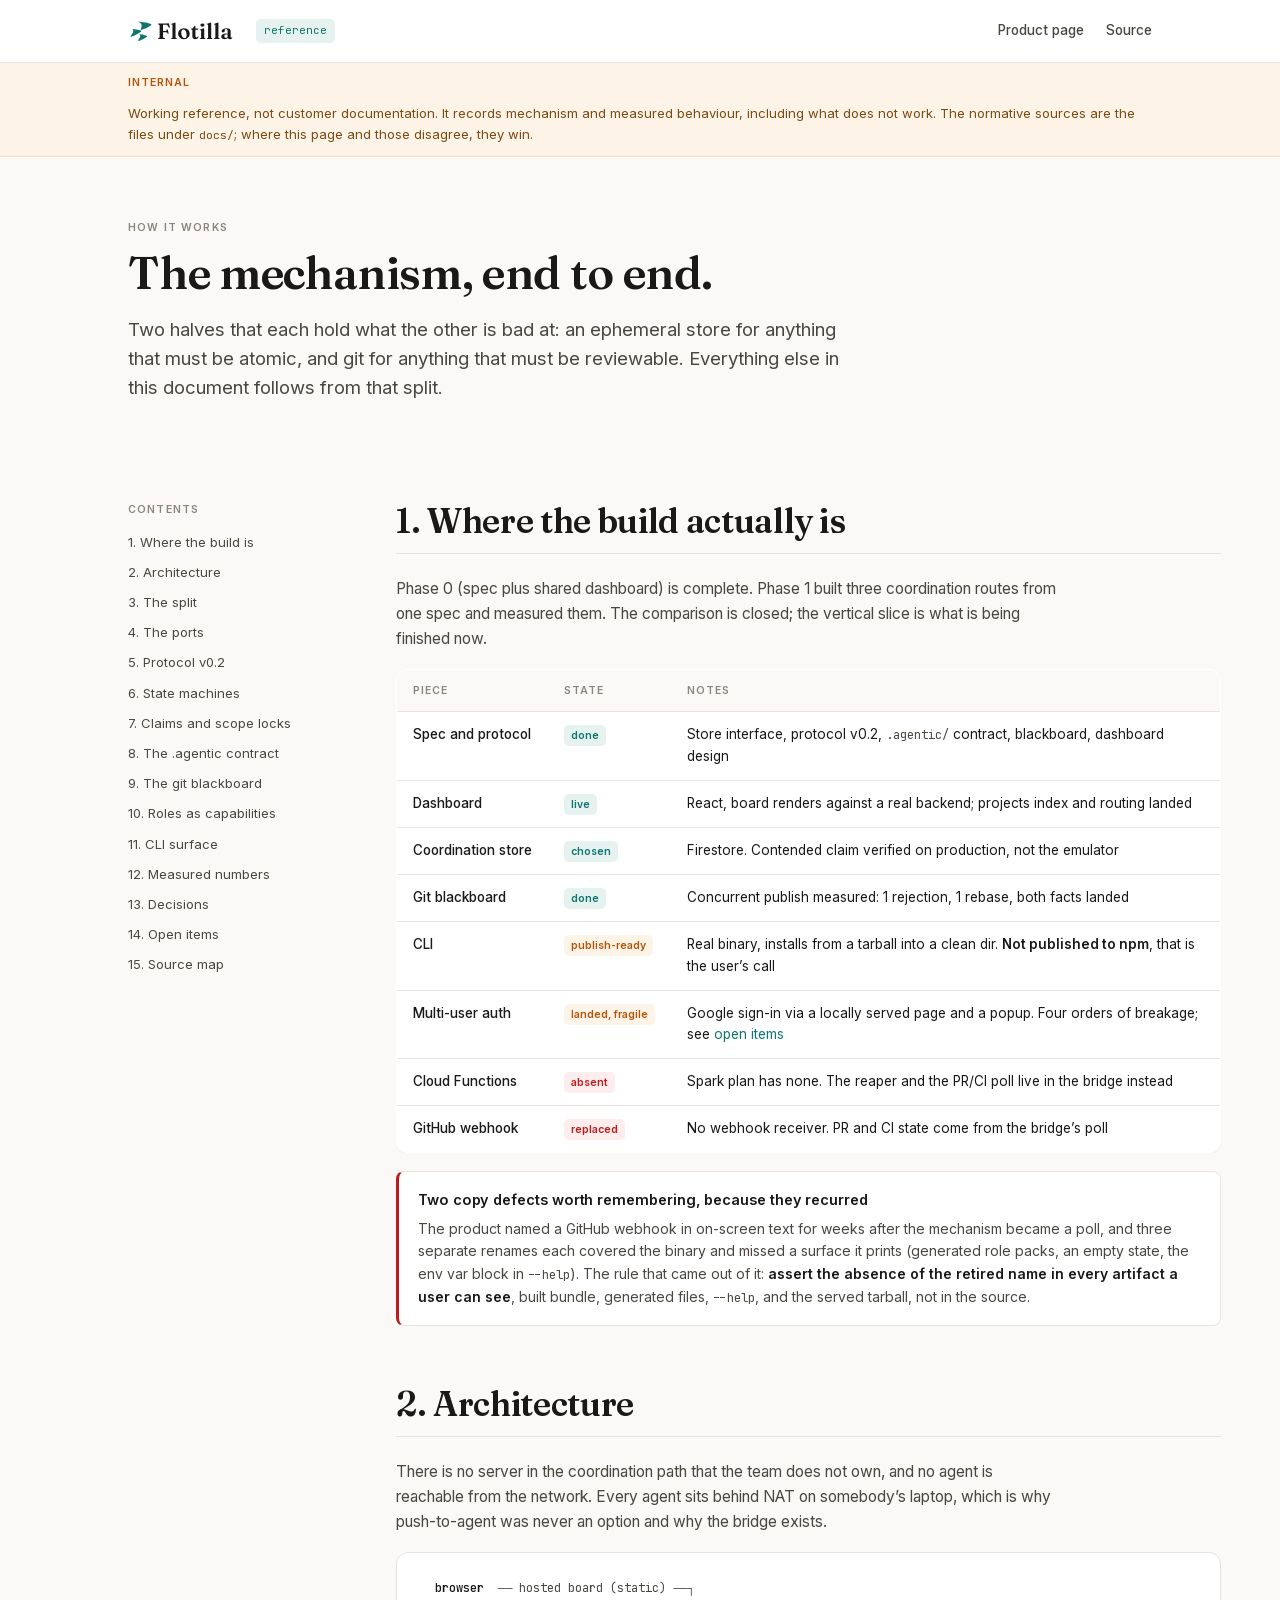
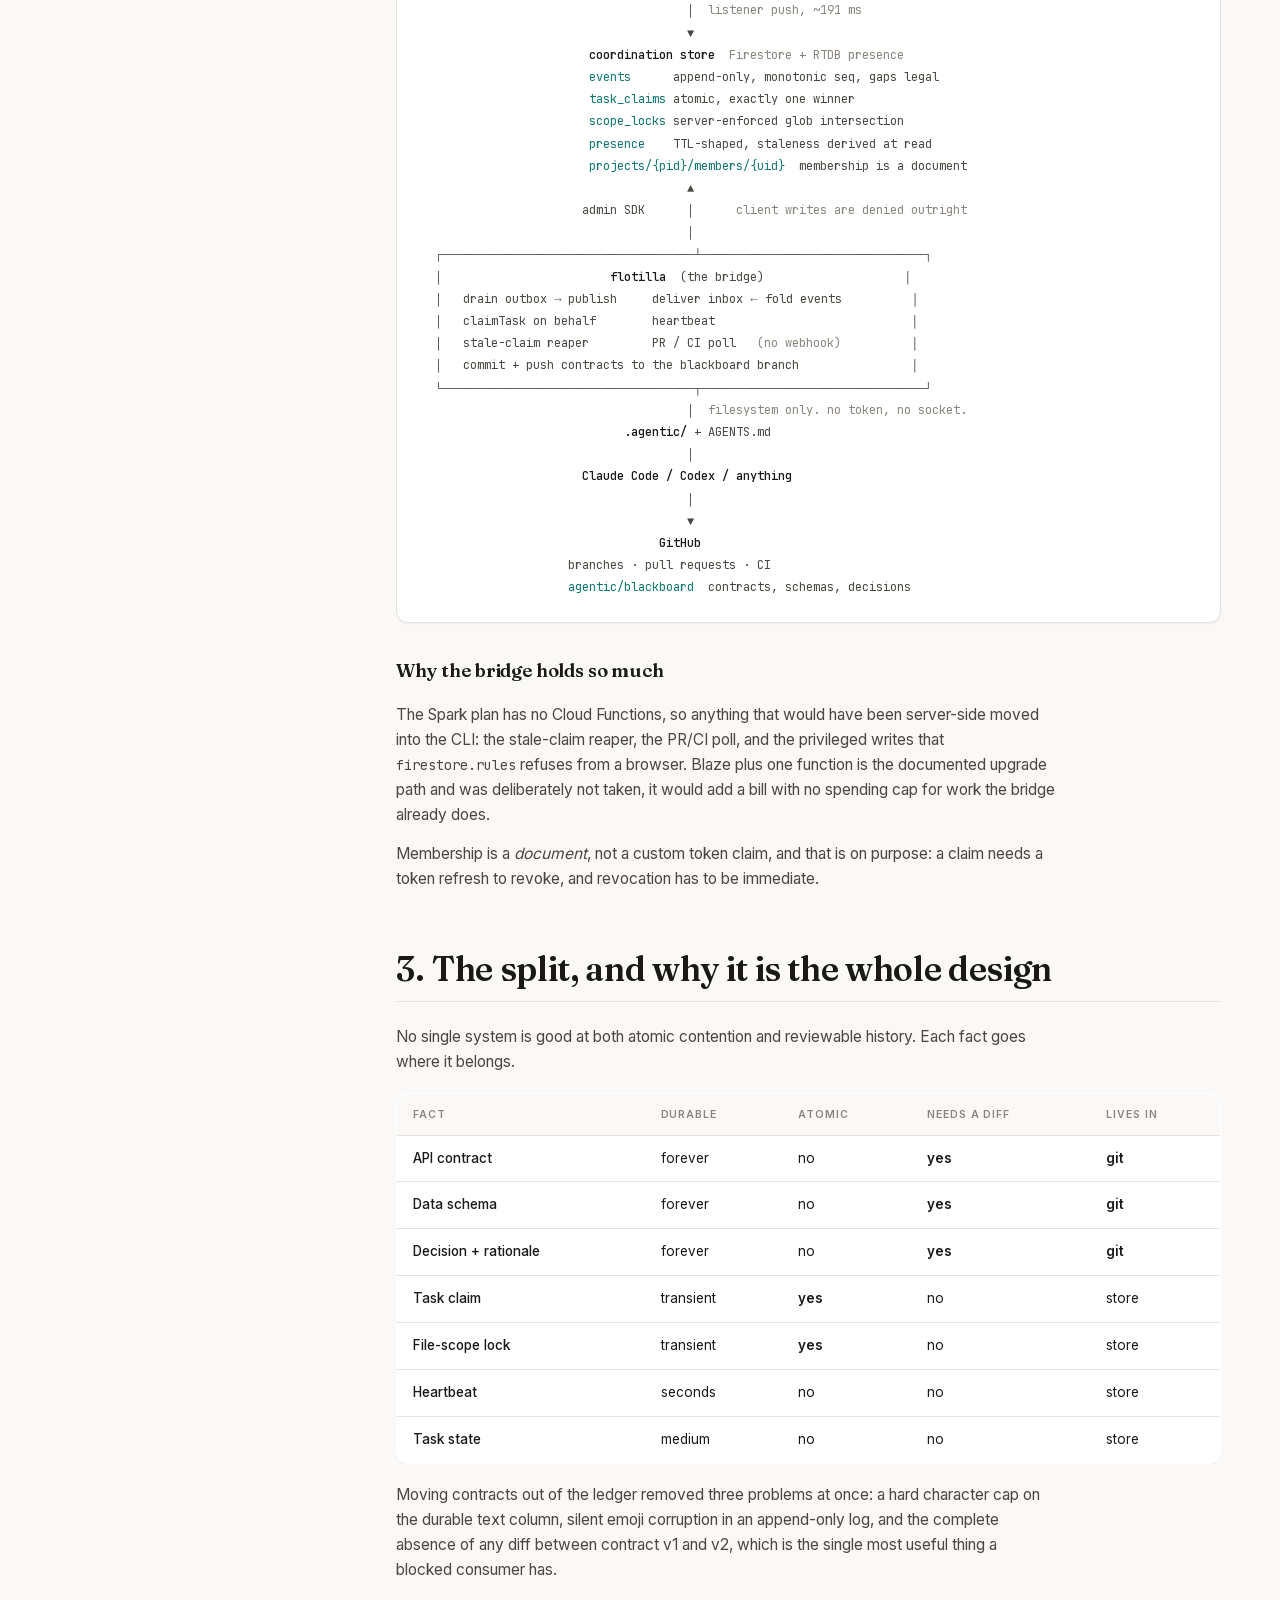
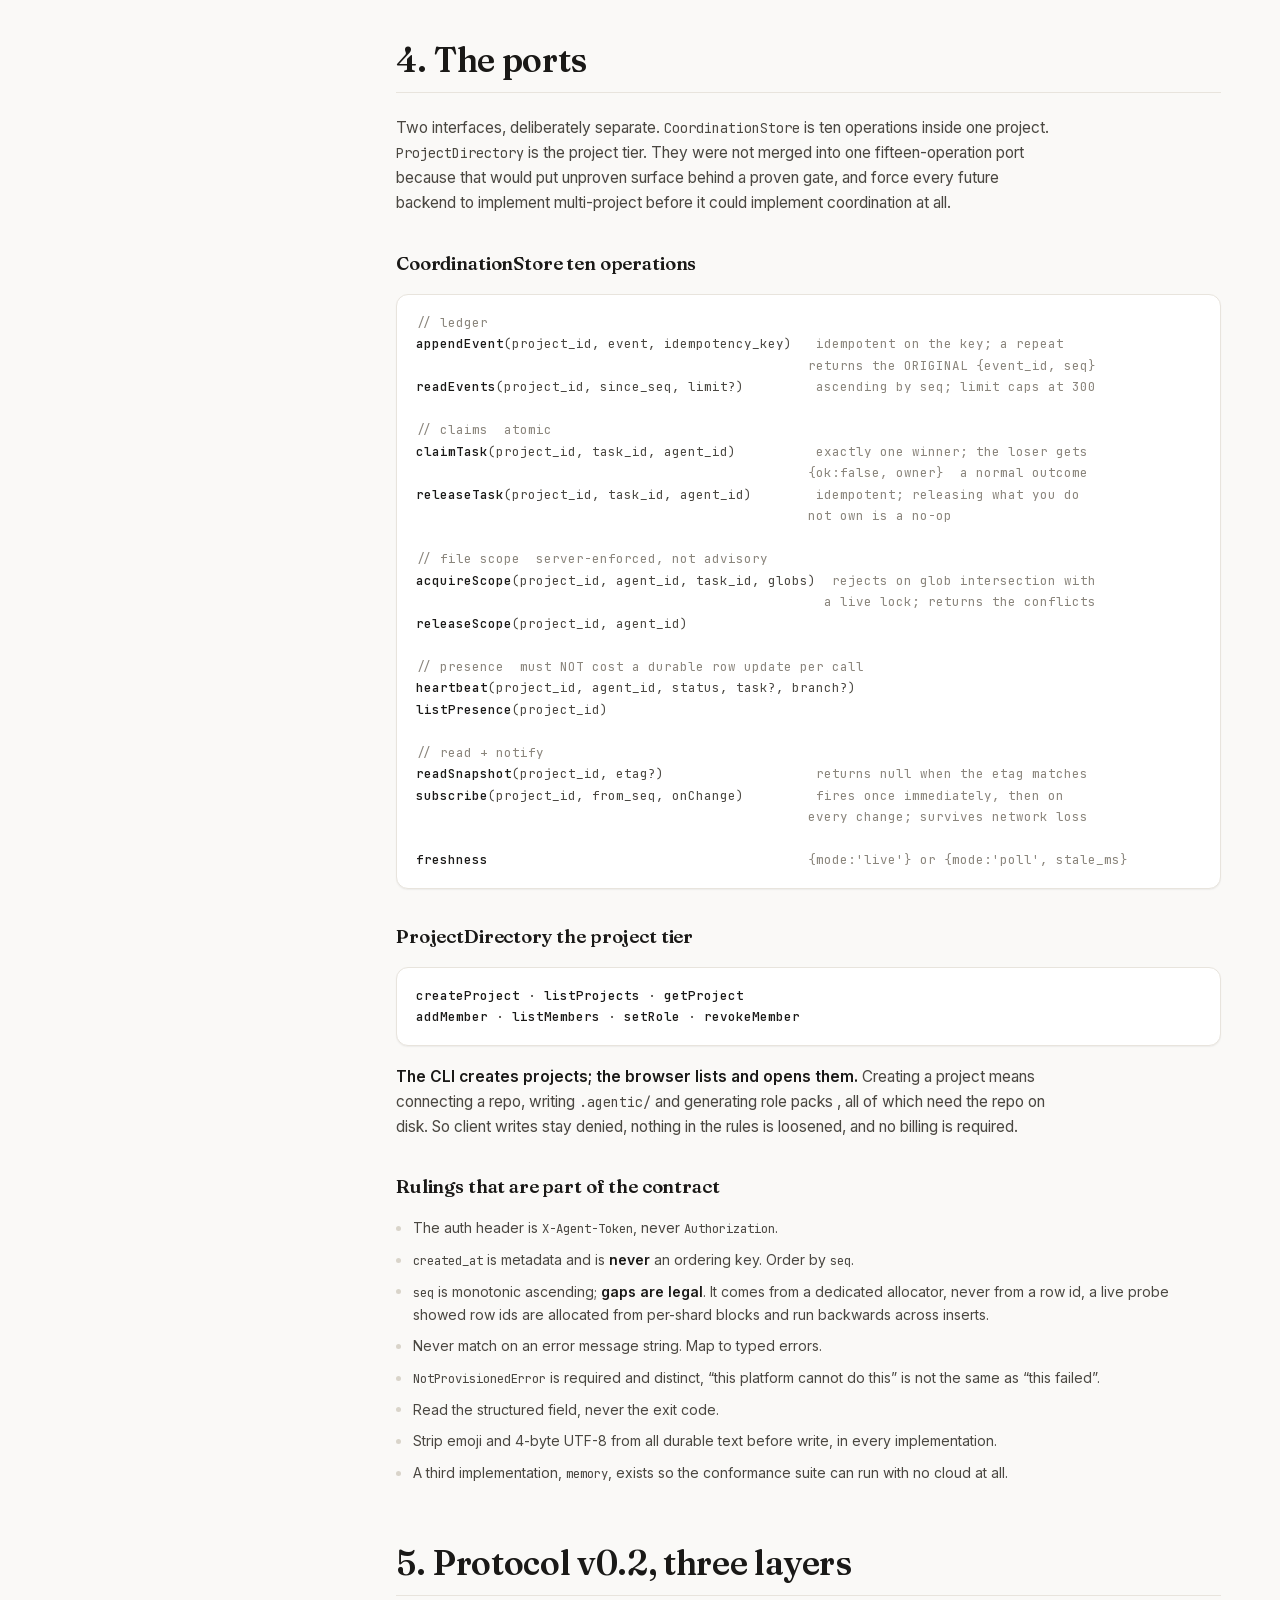
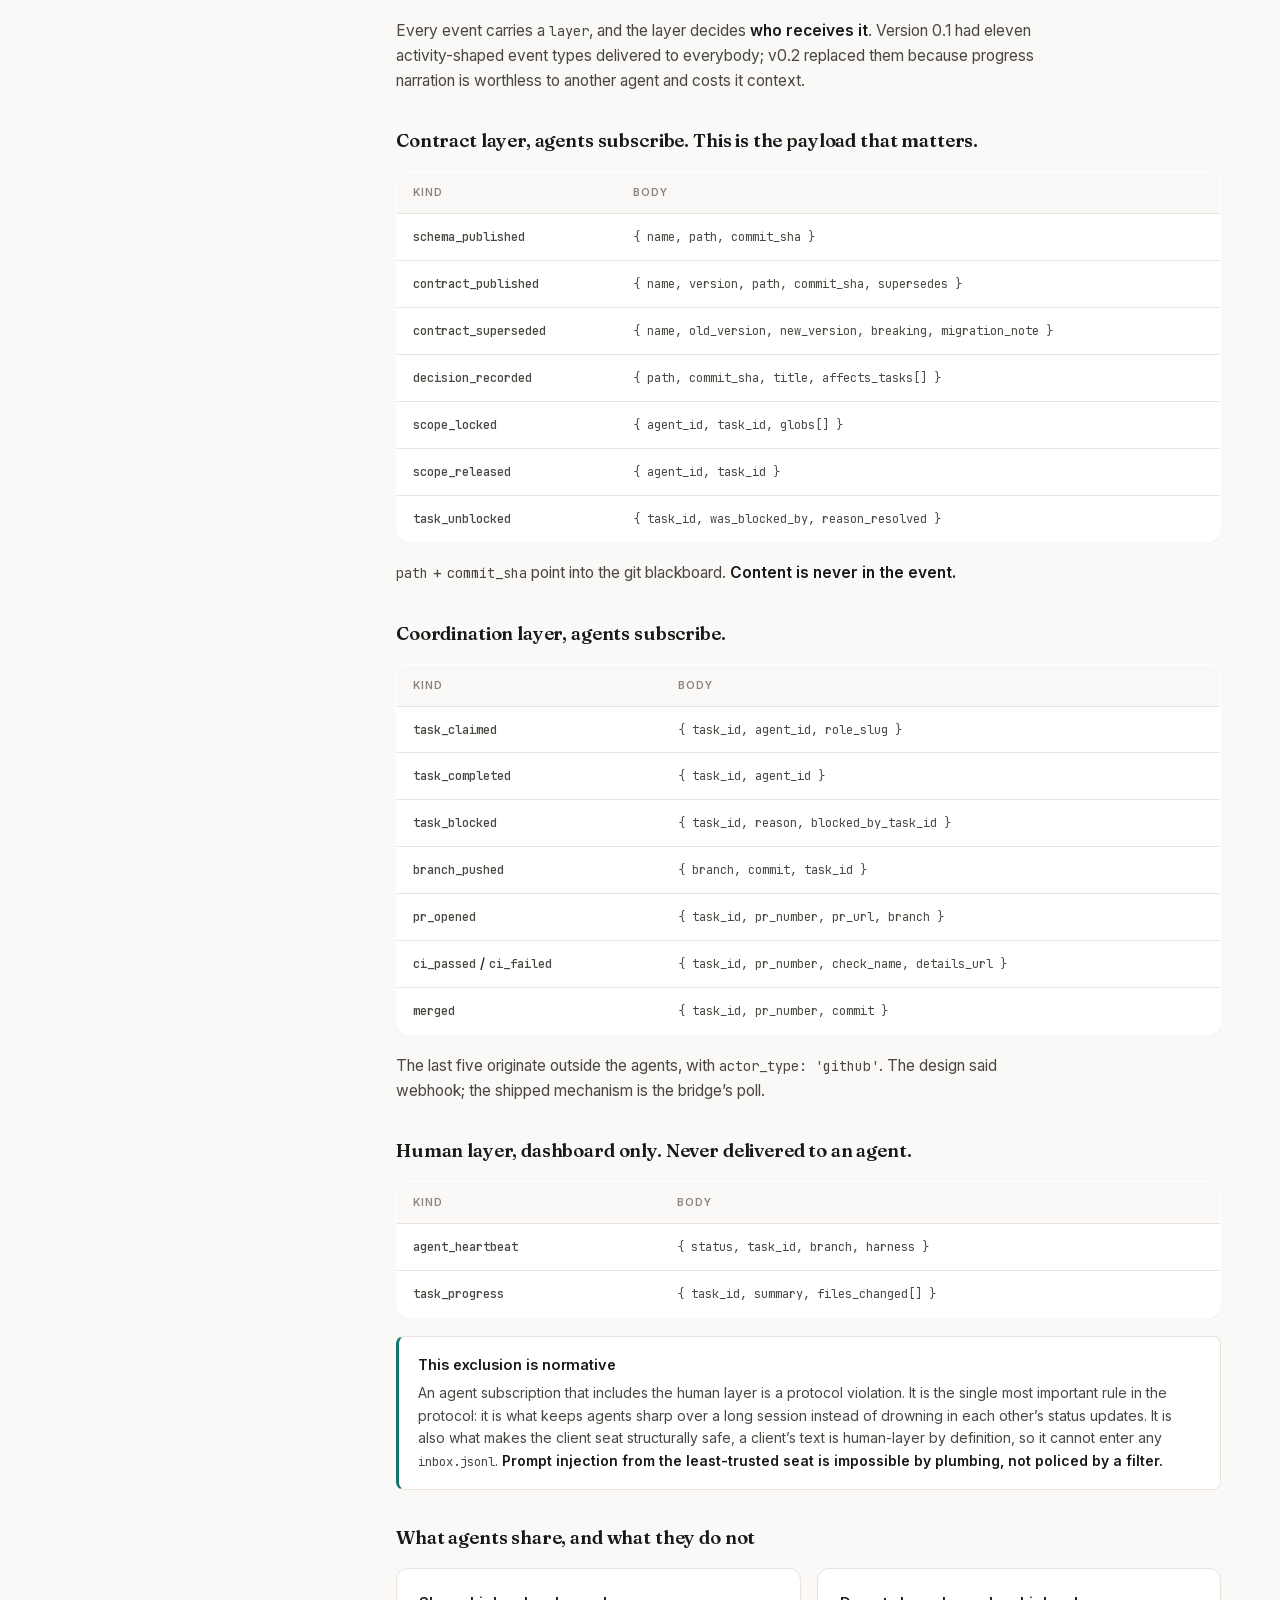
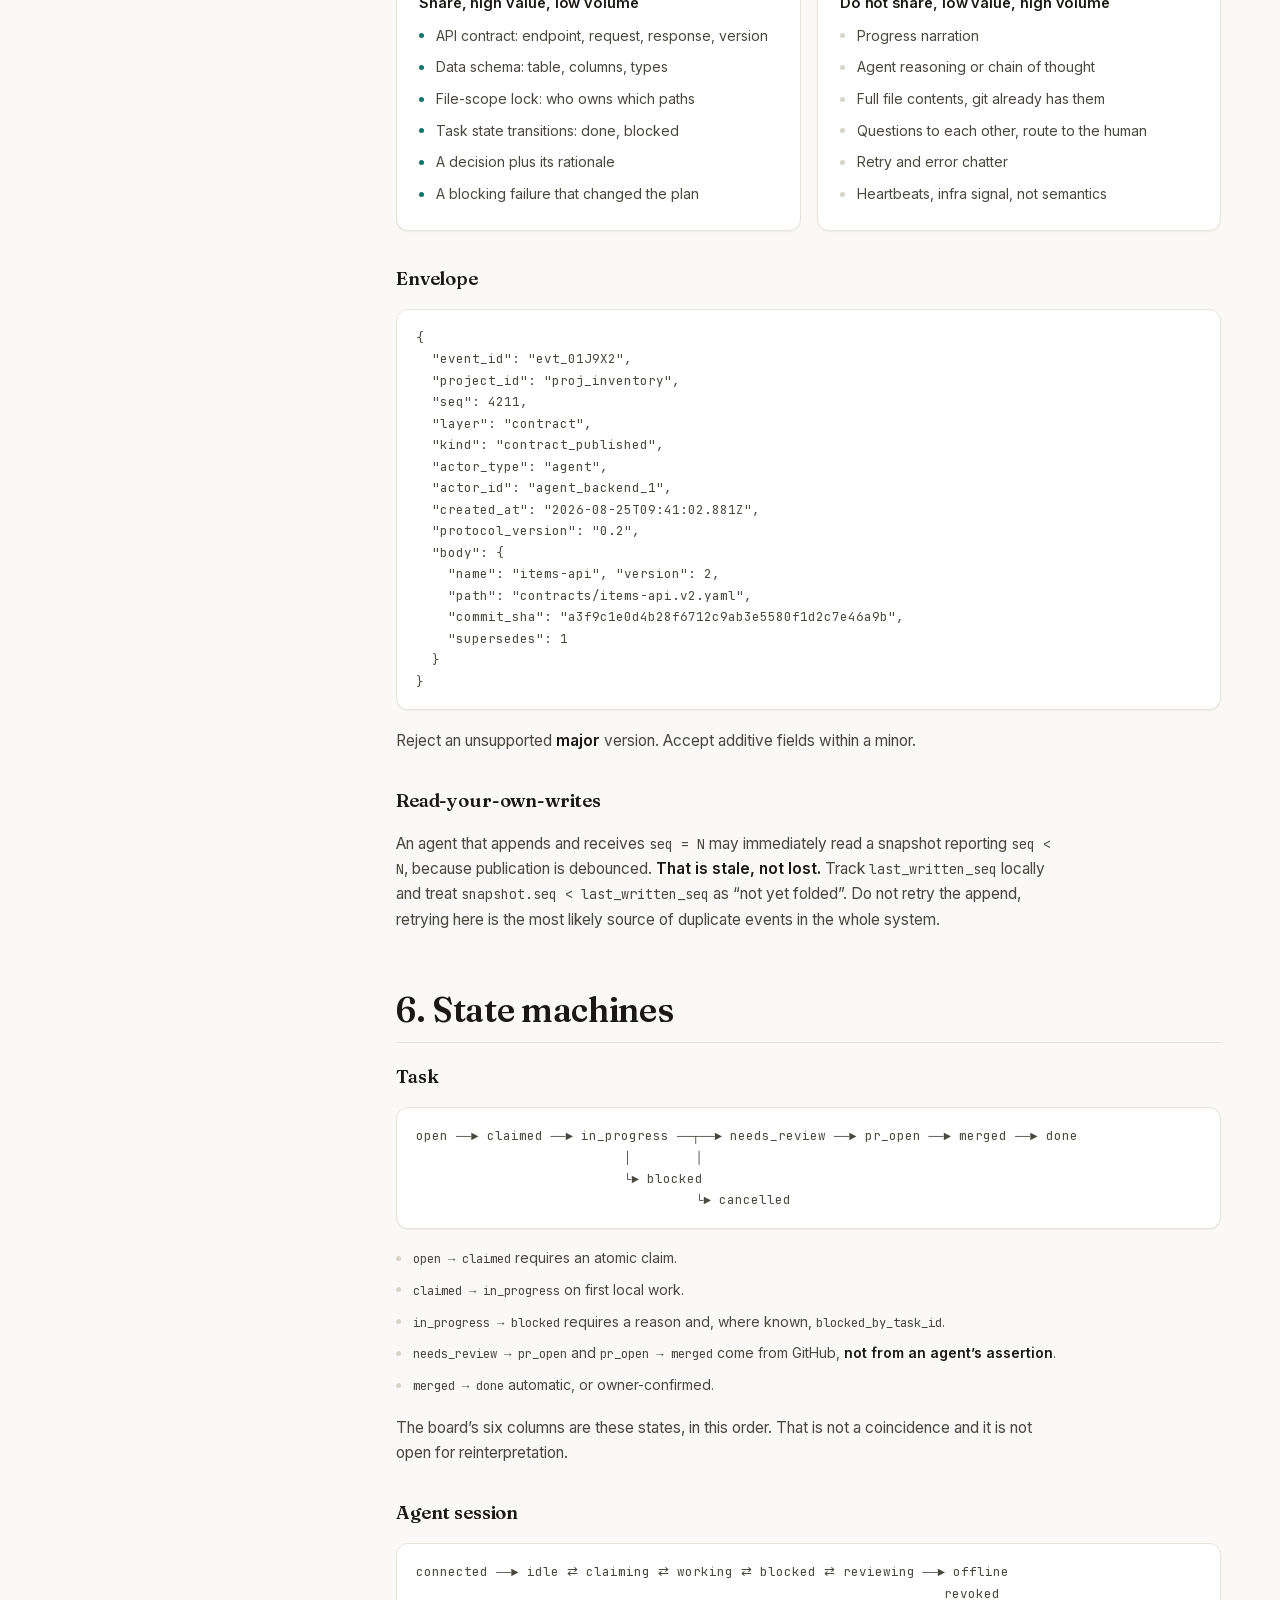
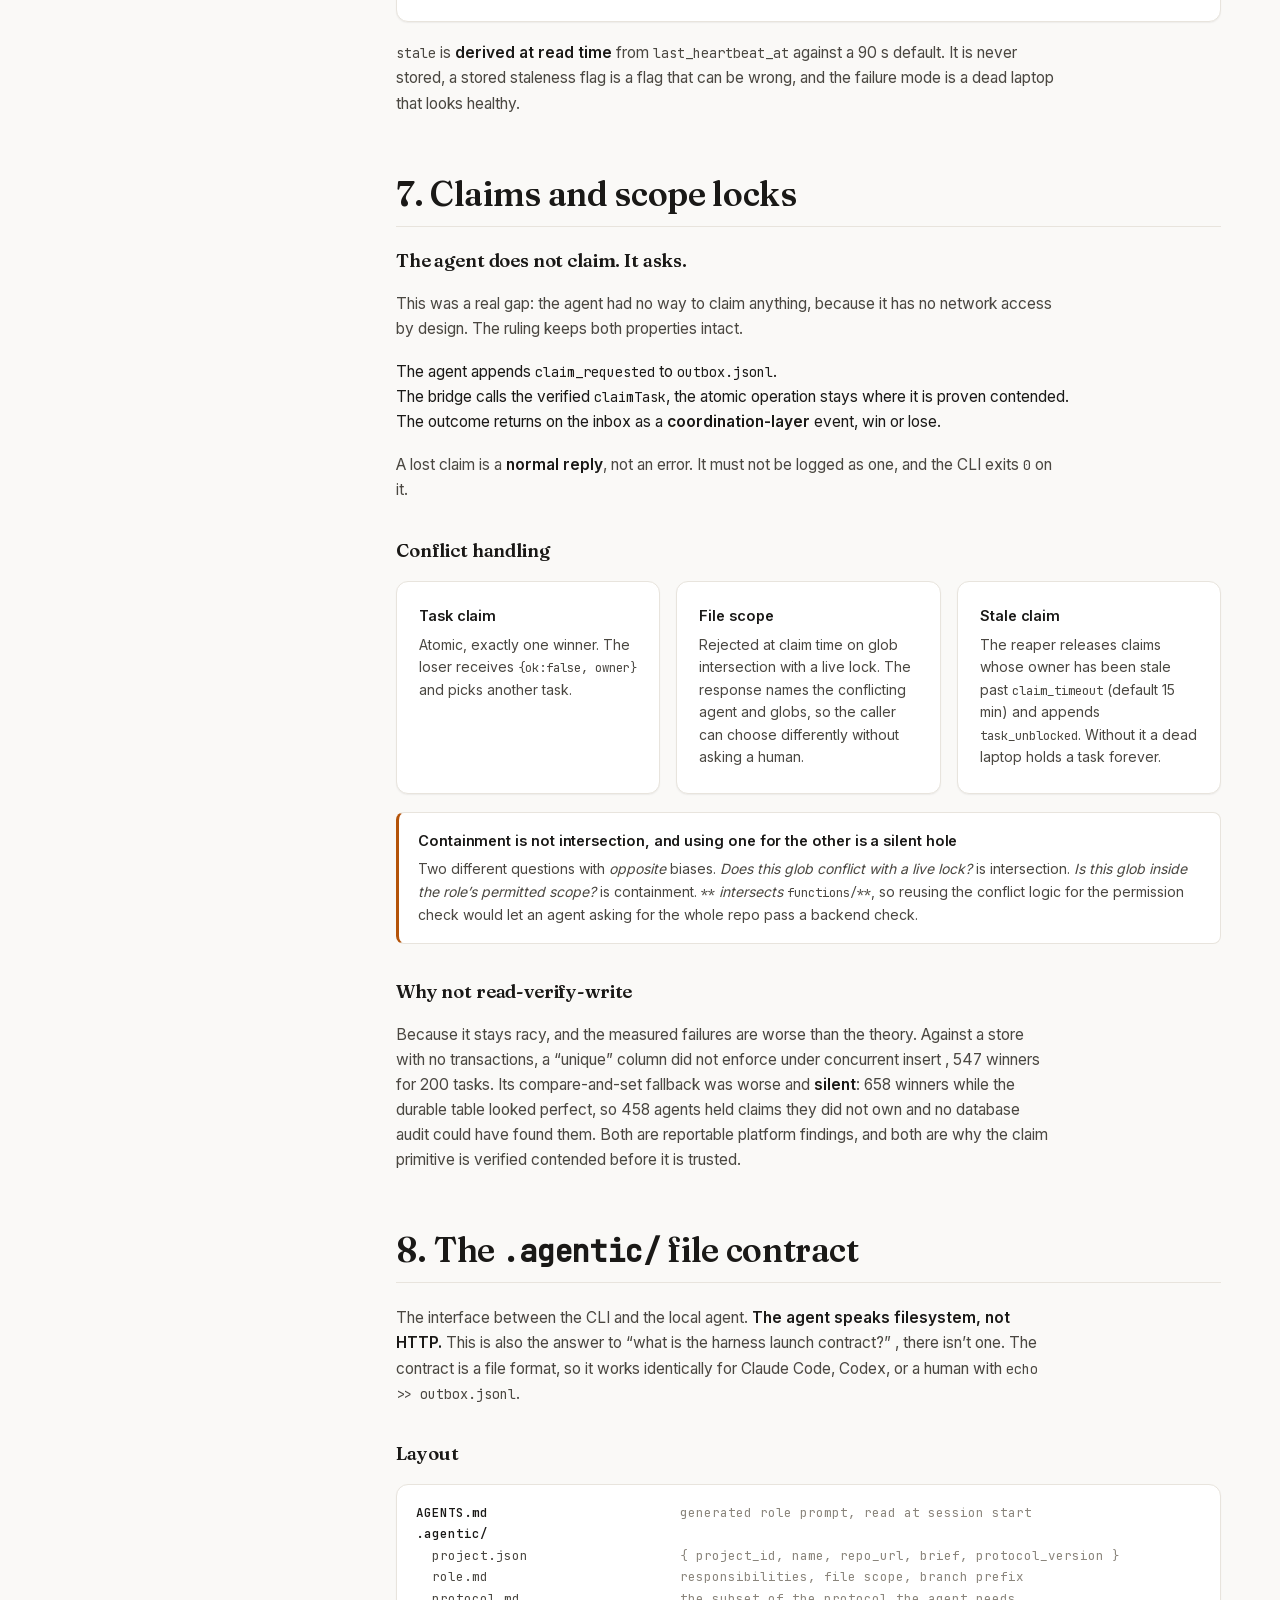
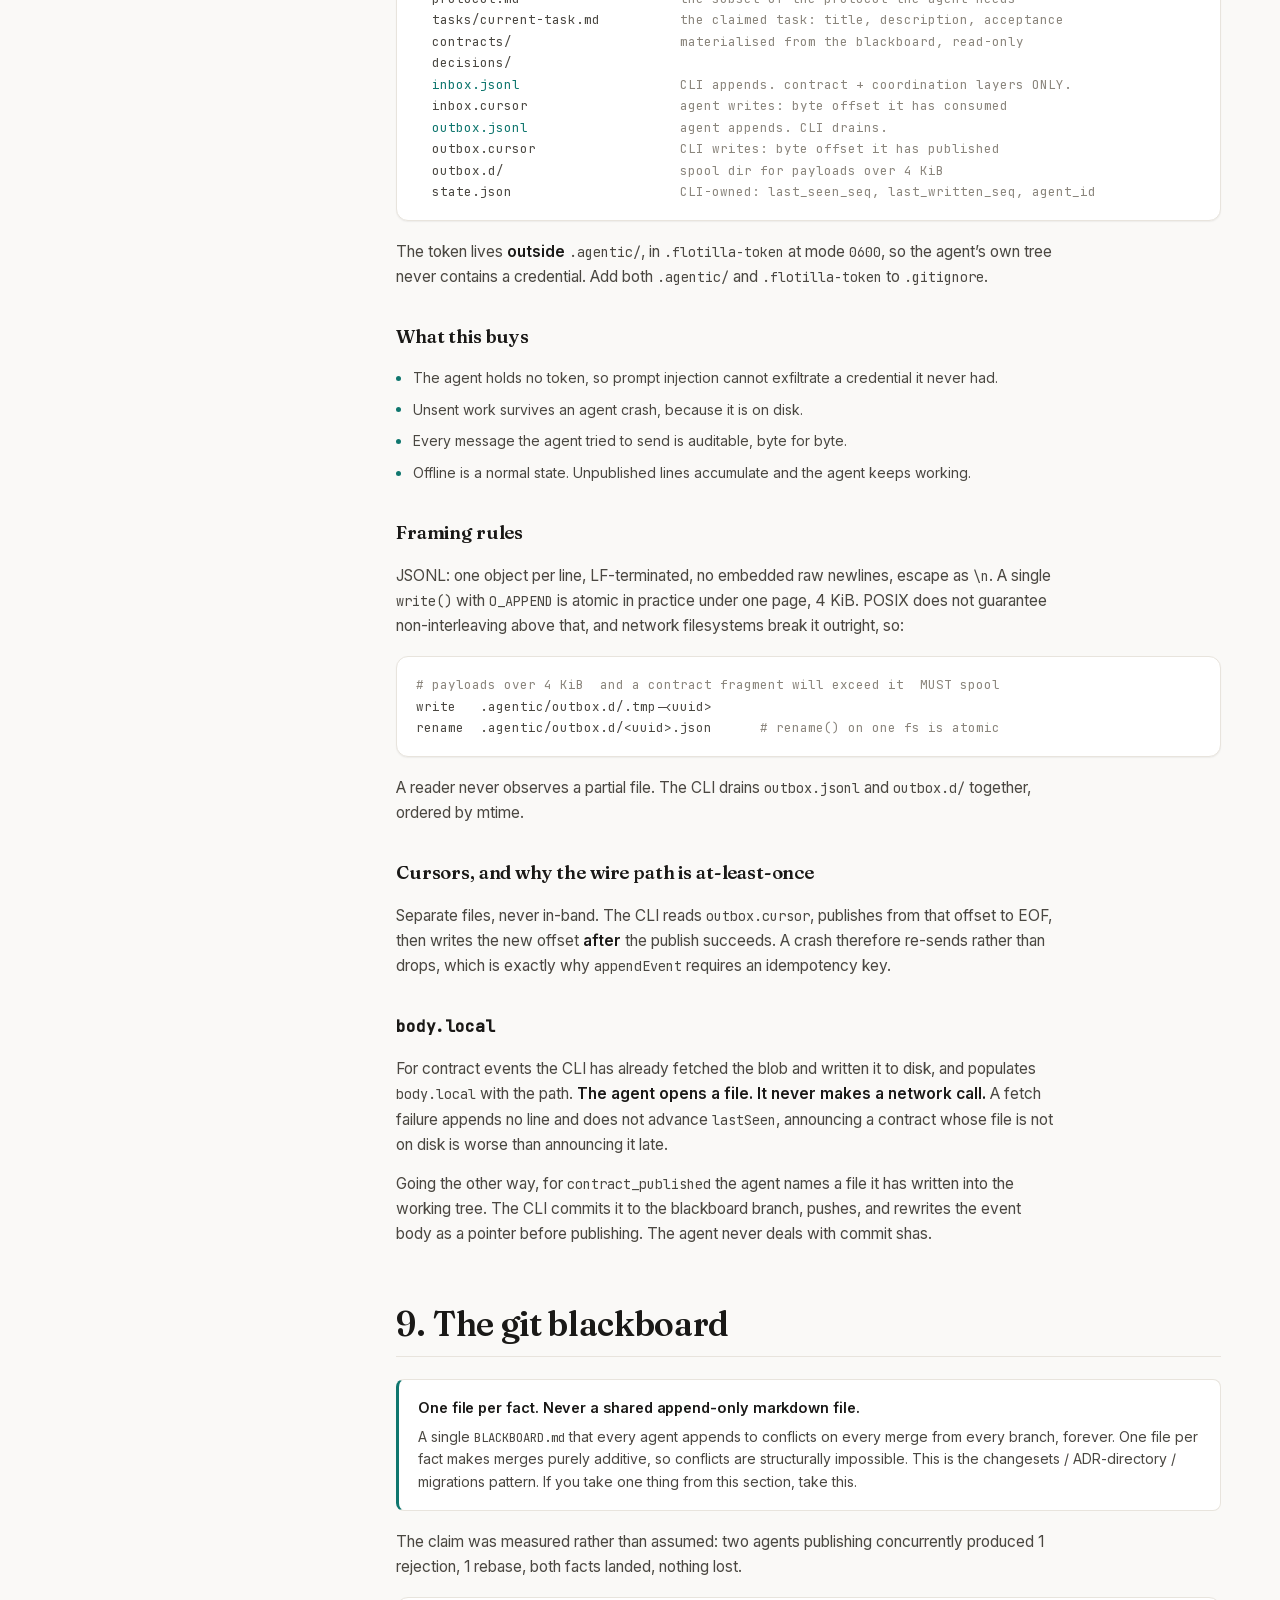
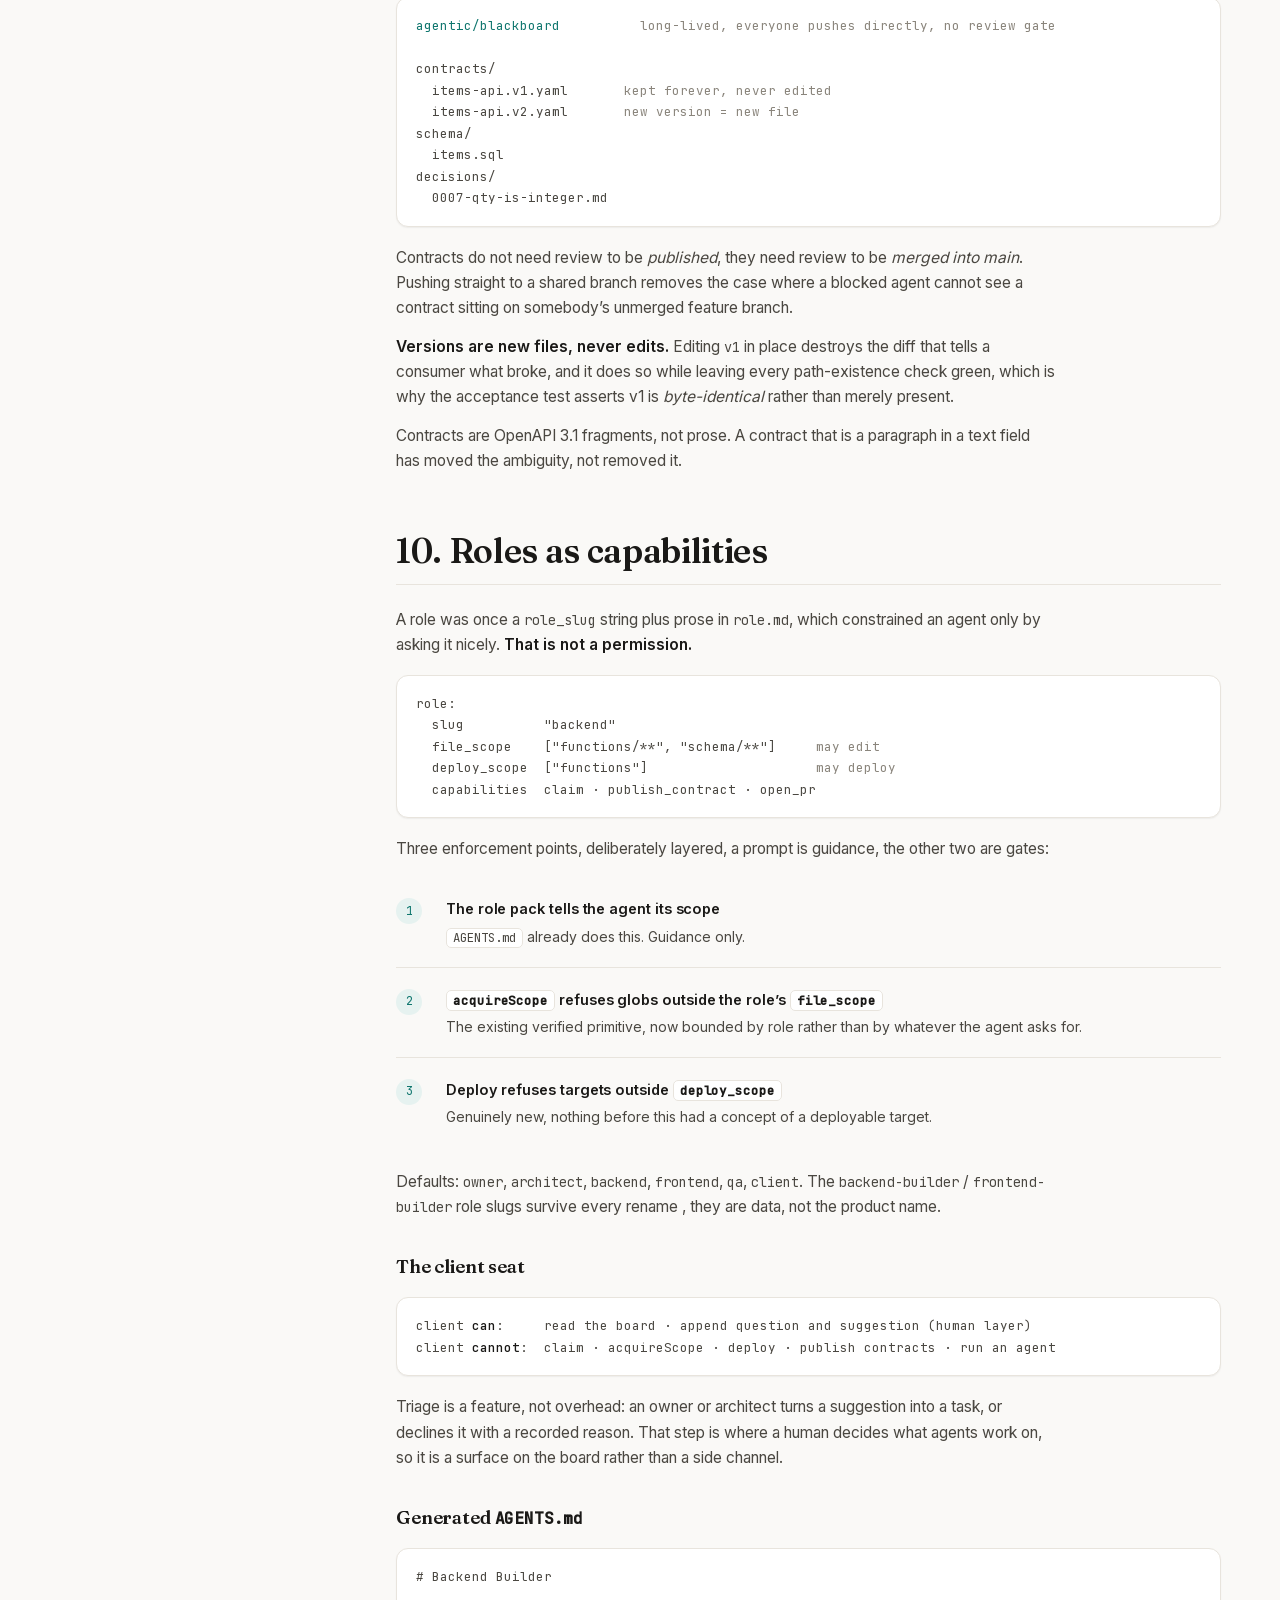
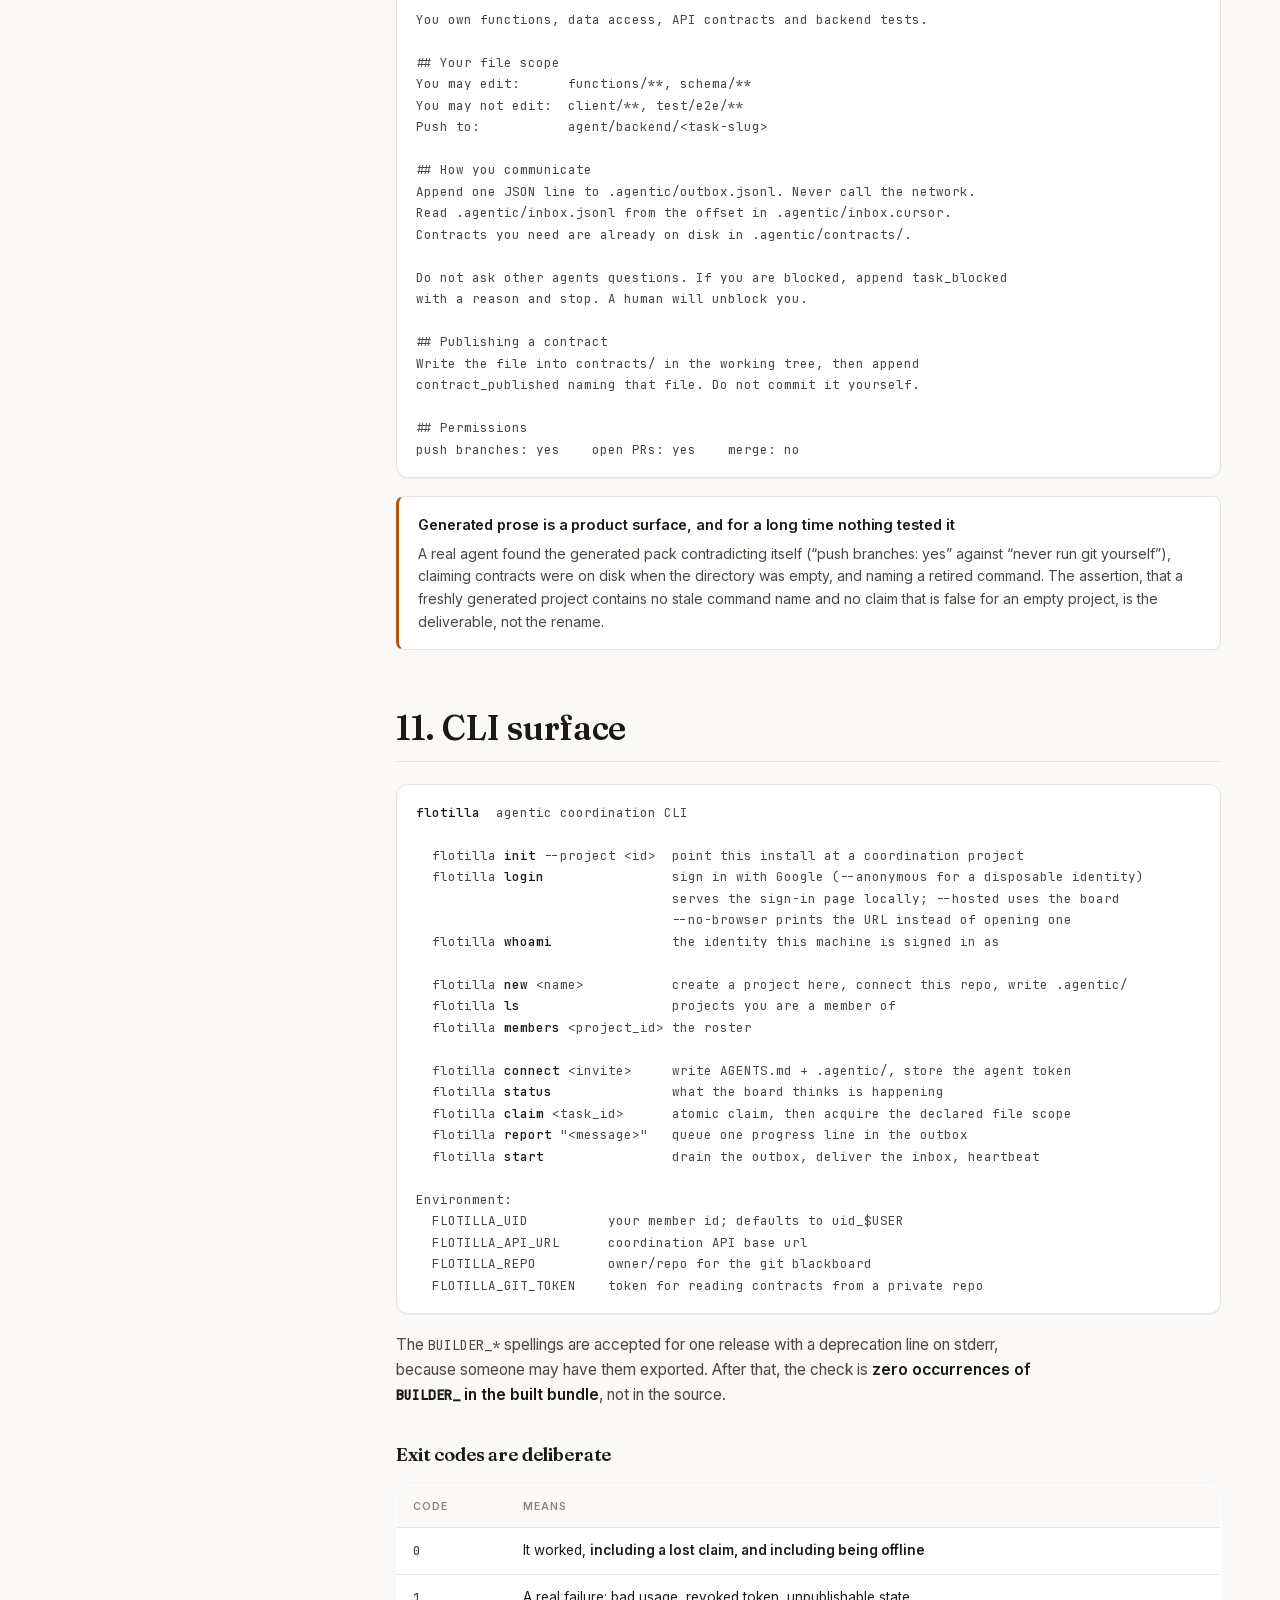
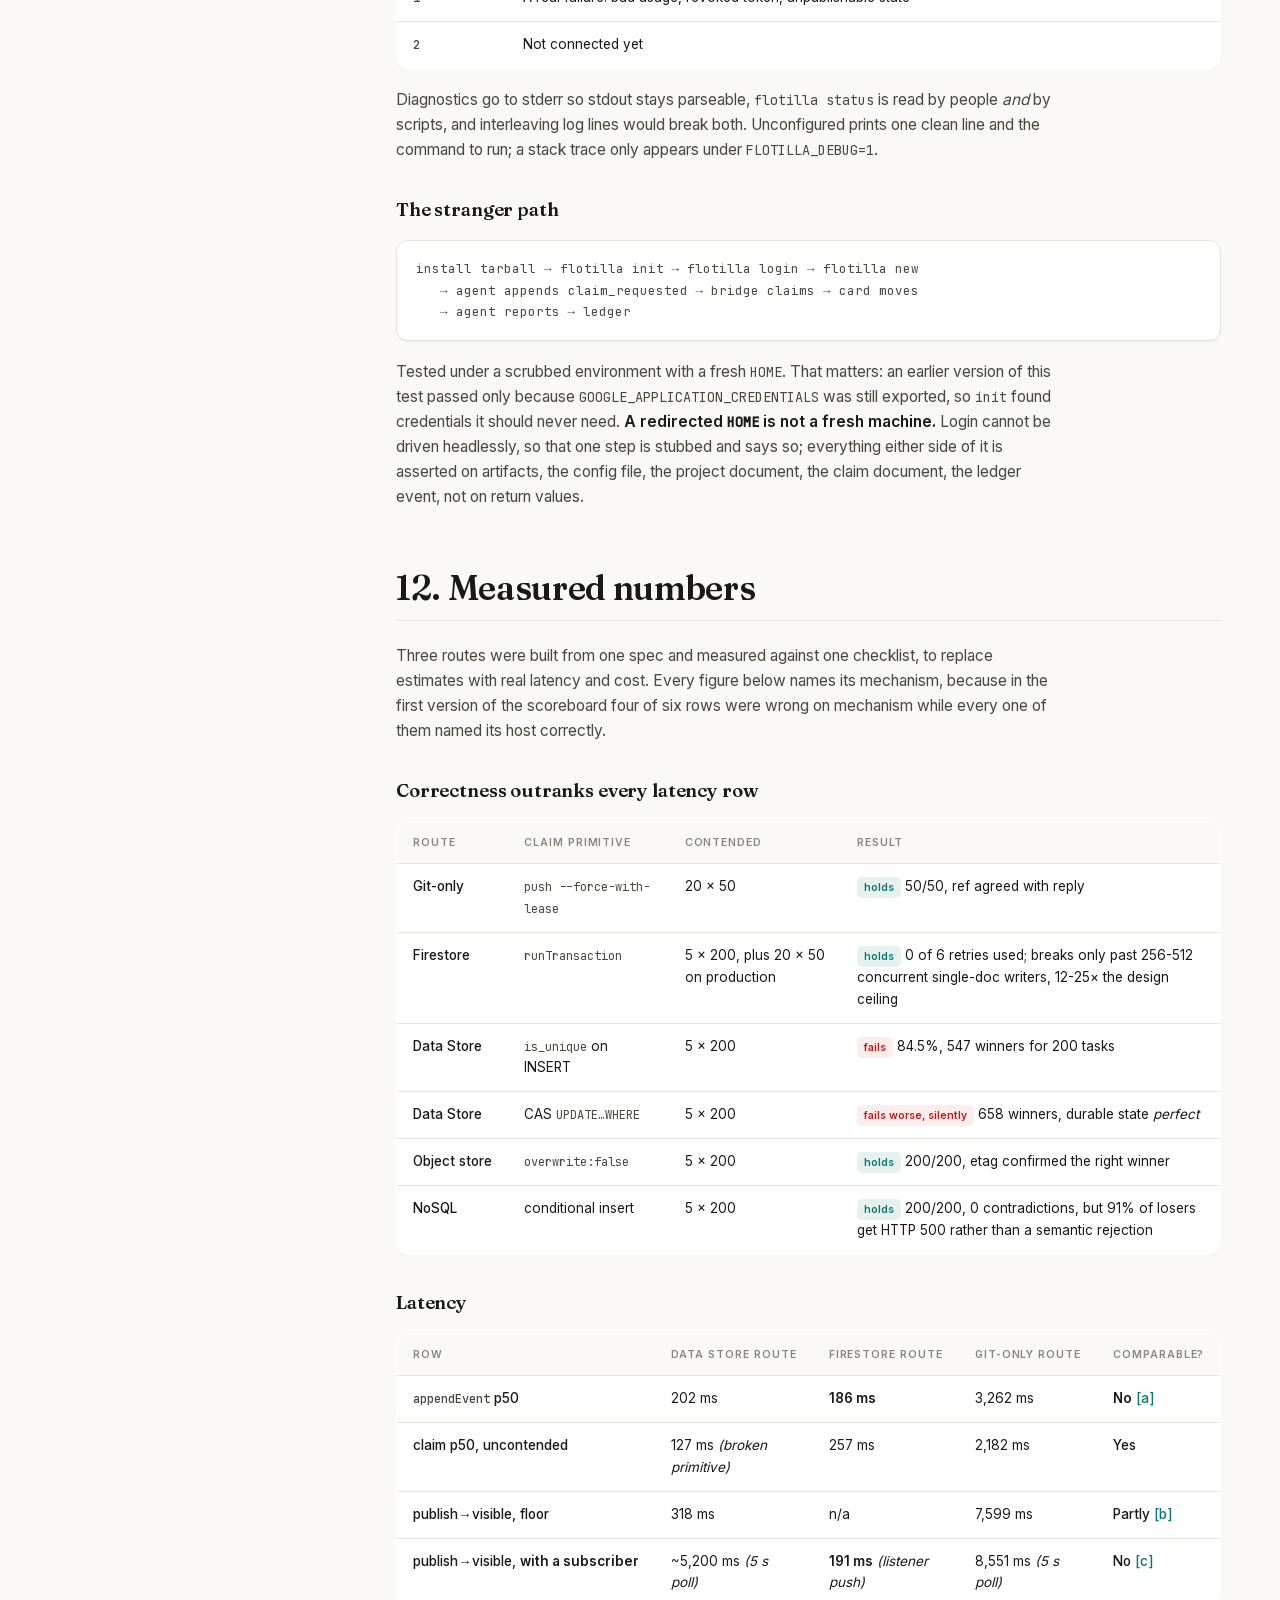
<file: how-it-works.html>
<!DOCTYPE html>
<html lang="en">
<head>
<meta charset="utf-8" />
<meta name="viewport" content="width=device-width,initial-scale=1" />
<title>How Flotilla works: internal reference</title>
<meta name="description" content="Internal reference: architecture, the store/git split, protocol v0.2, the .agentic file contract, roles as capabilities, the CLI surface, and the measured numbers." />
<meta name="robots" content="noindex,nofollow" />
<meta name="theme-color" content="#0F766E" />
<link rel="icon" href="favicon.svg" type="image/svg+xml" />
<link rel="icon" href="favicon-32x32.png" type="image/png" sizes="32x32" />
<link rel="apple-touch-icon" href="apple-touch-icon.png" sizes="180x180" />
<link rel="preload" href="fonts/fraunces-latin.woff2" as="font" type="font/woff2" crossorigin />
<link rel="preload" href="fonts/inter-latin.woff2" as="font" type="font/woff2" crossorigin />
<link rel="canonical" href="https://sibhimanyu.github.io/flotilla/how-it-works.html" />
<link rel="stylesheet" href="site.css" />
</head>
<body>

<nav class="nav">
  <div class="wrap">
    <a href="index.html" aria-label="Flotilla home">
      <img class="lockup" src="brand/flotilla-lockup.svg" alt="Flotilla" width="1060" height="260" />
    </a>
    <span class="tag">reference</span>
    <div class="links">
      <a href="index.html">Product page</a>
      <a href="https://github.com/Sibhimanyu/multiplayer-agentic-builder" class="hide-sm">Source</a>
    </div>
  </div>
</nav>

<div class="internal">
  <div class="wrap">
    <span class="k">Internal</span>
    <p>
      Working reference, not customer documentation. It records mechanism and measured behaviour,
      including what does not work. The normative sources are the files under <code>docs/</code>;
      where this page and those disagree, they win.
    </p>
  </div>
</div>

<header class="hero" style="padding:62px 0 44px">
  <div class="wrap">
    <p class="eyebrow">How it works</p>
    <h1 style="font-size:clamp(32px,4.4vw,46px)">The mechanism, end to end.</h1>
    <p class="lead" style="margin-top:18px">
      Two halves that each hold what the other is bad at: an ephemeral store for anything that must
      be atomic, and git for anything that must be reviewable. Everything else in this document
      follows from that split.
    </p>
  </div>
</header>

<section style="padding-top:54px">
<div class="wrap">
<div class="doc">

  <!-- ---------------------------------------------------- TOC -->
  <aside class="toc">
    <p class="eyebrow">Contents</p>
    <a href="#status">1. Where the build is</a>
    <a href="#arch">2. Architecture</a>
    <a href="#split">3. The split</a>
    <a href="#ports">4. The ports</a>
    <a href="#protocol">5. Protocol v0.2</a>
    <a href="#states">6. State machines</a>
    <a href="#claim">7. Claims and scope locks</a>
    <a href="#agentic">8. The .agentic contract</a>
    <a href="#blackboard">9. The git blackboard</a>
    <a href="#roles">10. Roles as capabilities</a>
    <a href="#cli">11. CLI surface</a>
    <a href="#numbers">12. Measured numbers</a>
    <a href="#decisions">13. Decisions</a>
    <a href="#open">14. Open items</a>
    <a href="#sources">15. Source map</a>
  </aside>

  <!-- ---------------------------------------------------- BODY -->
  <div class="doc-body">

  <!-- 1 ---------------------------------------------------------------- -->
  <article id="status">
    <h2>1. Where the build actually is</h2>
    <p class="sub">
      Phase 0 (spec plus shared dashboard) is complete. Phase 1 built three coordination routes
      from one spec and measured them. The comparison is closed; the vertical slice is what is
      being finished now.
    </p>

    <div class="scroll-x">
      <table class="tbl">
        <thead><tr><th>Piece</th><th>State</th><th>Notes</th></tr></thead>
        <tbody>
          <tr><td class="k">Spec and protocol</td><td><span class="badge" data-t="ok">done</span></td>
              <td>Store interface, protocol v0.2, <code>.agentic/</code> contract, blackboard, dashboard design</td></tr>
          <tr><td class="k">Dashboard</td><td><span class="badge" data-t="ok">live</span></td>
              <td>React, board renders against a real backend; projects index and routing landed</td></tr>
          <tr><td class="k">Coordination store</td><td><span class="badge" data-t="ok">chosen</span></td>
              <td>Firestore. Contended claim verified on production, not the emulator</td></tr>
          <tr><td class="k">Git blackboard</td><td><span class="badge" data-t="ok">done</span></td>
              <td>Concurrent publish measured: 1 rejection, 1 rebase, both facts landed</td></tr>
          <tr><td class="k">CLI</td><td><span class="badge" data-t="review">publish-ready</span></td>
              <td>Real binary, installs from a tarball into a clean dir. <strong>Not published to npm</strong>, that is the user&rsquo;s call</td></tr>
          <tr><td class="k">Multi-user auth</td><td><span class="badge" data-t="review">landed, fragile</span></td>
              <td>Google sign-in via a locally served page and a popup. Four orders of breakage; see <a href="#open">open items</a></td></tr>
          <tr><td class="k">Cloud Functions</td><td><span class="badge" data-t="blocked">absent</span></td>
              <td>Spark plan has none. The reaper and the PR/CI poll live in the bridge instead</td></tr>
          <tr><td class="k">GitHub webhook</td><td><span class="badge" data-t="blocked">replaced</span></td>
              <td>No webhook receiver. PR and CI state come from the bridge&rsquo;s poll</td></tr>
        </tbody>
      </table>
    </div>

    <div class="note stop">
      <h4>Two copy defects worth remembering, because they recurred</h4>
      The product named a GitHub webhook in on-screen text for weeks after the mechanism became a
      poll, and three separate renames each covered the binary and missed a surface it prints
      (generated role packs, an empty state, the env var block in <code>--help</code>). The rule
      that came out of it: <strong>assert the absence of the retired name in every artifact a user
      can see</strong>, built bundle, generated files, <code>--help</code>, and the served
      tarball, not in the source.
    </div>
  </article>

  <!-- 2 ---------------------------------------------------------------- -->
  <article id="arch">
    <h2>2. Architecture</h2>
    <p class="sub">
      There is no server in the coordination path that the team does not own, and no agent is
      reachable from the network. Every agent sits behind NAT on somebody&rsquo;s laptop, which is
      why push-to-agent was never an option and why the bridge exists.
    </p>

    <div class="arch" role="img" aria-label="Deployed architecture: hosted board, Firestore and RTDB, local bridge CLI per laptop, local agent harness, GitHub.">
<pre>  <b>browser</b>  ── hosted board (static) ──┐
                                      │  <span class="c">listener push, ~191 ms</span>
                                      ▼
                        <b>coordination store</b>  <span class="c">Firestore + RTDB presence</span>
                        <span class="t">events</span>      append-only, monotonic seq, gaps legal
                        <span class="t">task_claims</span> atomic, exactly one winner
                        <span class="t">scope_locks</span> server-enforced glob intersection
                        <span class="t">presence</span>    TTL-shaped, staleness derived at read
                        <span class="t">projects/{pid}/members/{uid}</span>  membership is a document
                                      ▲
                       admin SDK      │      <span class="c">client writes are denied outright</span>
                                      │
  ┌───────────────────────────────────┴───────────────────────────────┐
  │                        <b>flotilla</b>  (the bridge)                    │
  │   drain outbox → publish     deliver inbox ← fold events          │
  │   claimTask on behalf        heartbeat                            │
  │   stale-claim reaper         PR / CI poll   <span class="c">(no webhook)</span>          │
  │   commit + push contracts to the blackboard branch                │
  └───────────────────────────────────┬───────────────────────────────┘
                                      │  <span class="c">filesystem only. no token, no socket.</span>
                             <b>.agentic/</b> + AGENTS.md
                                      │
                       <b>Claude Code / Codex / anything</b>
                                      │
                                      ▼
                                  <b>GitHub</b>
                     branches · pull requests · CI
                     <span class="t">agentic/blackboard</span>  contracts, schemas, decisions</pre>
    </div>

    <h3>Why the bridge holds so much</h3>
    <p class="sub">
      The Spark plan has no Cloud Functions, so anything that would have been server-side moved
      into the CLI: the stale-claim reaper, the PR/CI poll, and the privileged writes that
      <code>firestore.rules</code> refuses from a browser. Blaze plus one function is the
      documented upgrade path and was deliberately not taken, it would add a bill with no
      spending cap for work the bridge already does.
    </p>
    <p class="sub">
      Membership is a <em>document</em>, not a custom token claim, and that is on purpose: a claim
      needs a token refresh to revoke, and revocation has to be immediate.
    </p>
  </article>

  <!-- 3 ---------------------------------------------------------------- -->
  <article id="split">
    <h2>3. The split, and why it is the whole design</h2>
    <p class="sub">
      No single system is good at both atomic contention and reviewable history. Each fact goes
      where it belongs.
    </p>
    <div class="scroll-x">
      <table class="tbl">
        <thead><tr><th>Fact</th><th>Durable</th><th>Atomic</th><th>Needs a diff</th><th>Lives in</th></tr></thead>
        <tbody>
          <tr><td class="k">API contract</td><td>forever</td><td>no</td><td><strong>yes</strong></td><td><strong>git</strong></td></tr>
          <tr><td class="k">Data schema</td><td>forever</td><td>no</td><td><strong>yes</strong></td><td><strong>git</strong></td></tr>
          <tr><td class="k">Decision + rationale</td><td>forever</td><td>no</td><td><strong>yes</strong></td><td><strong>git</strong></td></tr>
          <tr><td class="k">Task claim</td><td>transient</td><td><strong>yes</strong></td><td>no</td><td>store</td></tr>
          <tr><td class="k">File-scope lock</td><td>transient</td><td><strong>yes</strong></td><td>no</td><td>store</td></tr>
          <tr><td class="k">Heartbeat</td><td>seconds</td><td>no</td><td>no</td><td>store</td></tr>
          <tr><td class="k">Task state</td><td>medium</td><td>no</td><td>no</td><td>store</td></tr>
        </tbody>
      </table>
    </div>
    <p class="sub">
      Moving contracts out of the ledger removed three problems at once: a hard character cap on
      the durable text column, silent emoji corruption in an append-only log, and the complete
      absence of any diff between contract v1 and v2, which is the single most useful thing
      a blocked consumer has.
    </p>
  </article>

  <!-- 4 ---------------------------------------------------------------- -->
  <article id="ports">
    <h2>4. The ports</h2>
    <p class="sub">
      Two interfaces, deliberately separate. <code>CoordinationStore</code> is ten operations
      inside one project. <code>ProjectDirectory</code> is the project tier. They were not merged
      into one fifteen-operation port because that would put unproven surface behind a proven gate,
      and force every future backend to implement multi-project before it could implement
      coordination at all.
    </p>

    <h3>CoordinationStore  ten operations</h3>
<pre><span class="c">// ledger</span>
<b>appendEvent</b>(project_id, event, idempotency_key)   <span class="c">idempotent on the key; a repeat</span>
                                                 <span class="c">returns the ORIGINAL {event_id, seq}</span>
<b>readEvents</b>(project_id, since_seq, limit?)         <span class="c">ascending by seq; limit caps at 300</span>

<span class="c">// claims  atomic</span>
<b>claimTask</b>(project_id, task_id, agent_id)          <span class="c">exactly one winner; the loser gets</span>
                                                 <span class="c">{ok:false, owner}  a normal outcome</span>
<b>releaseTask</b>(project_id, task_id, agent_id)        <span class="c">idempotent; releasing what you do</span>
                                                 <span class="c">not own is a no-op</span>

<span class="c">// file scope  server-enforced, not advisory</span>
<b>acquireScope</b>(project_id, agent_id, task_id, globs)  <span class="c">rejects on glob intersection with</span>
                                                   <span class="c">a live lock; returns the conflicts</span>
<b>releaseScope</b>(project_id, agent_id)

<span class="c">// presence  must NOT cost a durable row update per call</span>
<b>heartbeat</b>(project_id, agent_id, status, task?, branch?)
<b>listPresence</b>(project_id)

<span class="c">// read + notify</span>
<b>readSnapshot</b>(project_id, etag?)                   <span class="c">returns null when the etag matches</span>
<b>subscribe</b>(project_id, from_seq, onChange)         <span class="c">fires once immediately, then on</span>
                                                 <span class="c">every change; survives network loss</span>

<b>freshness</b>                                        <span class="c">{mode:'live'} or {mode:'poll', stale_ms}</span></pre>

    <h3>ProjectDirectory  the project tier</h3>
<pre><b>createProject</b> · <b>listProjects</b> · <b>getProject</b>
<b>addMember</b> · <b>listMembers</b> · <b>setRole</b> · <b>revokeMember</b></pre>
    <p class="sub">
      <strong>The CLI creates projects; the browser lists and opens them.</strong> Creating a
      project means connecting a repo, writing <code>.agentic/</code> and generating role packs
     , all of which need the repo on disk. So client writes stay denied, nothing in the
      rules is loosened, and no billing is required.
    </p>

    <h3>Rulings that are part of the contract</h3>
    <ul class="plain">
      <li>The auth header is <code>X-Agent-Token</code>, never <code>Authorization</code>.</li>
      <li><code>created_at</code> is metadata and is <strong>never</strong> an ordering key. Order by <code>seq</code>.</li>
      <li><code>seq</code> is monotonic ascending; <strong>gaps are legal</strong>. It comes from a dedicated allocator, never from a row id, a live probe showed row ids are allocated from per-shard blocks and run backwards across inserts.</li>
      <li>Never match on an error message string. Map to typed errors.</li>
      <li><code>NotProvisionedError</code> is required and distinct, &ldquo;this platform cannot do this&rdquo; is not the same as &ldquo;this failed&rdquo;.</li>
      <li>Read the structured field, never the exit code.</li>
      <li>Strip emoji and 4-byte UTF-8 from all durable text before write, in every implementation.</li>
      <li>A third implementation, <code>memory</code>, exists so the conformance suite can run with no cloud at all.</li>
    </ul>
  </article>

  <!-- 5 ---------------------------------------------------------------- -->
  <article id="protocol">
    <h2>5. Protocol v0.2, three layers</h2>
    <p class="sub">
      Every event carries a <code>layer</code>, and the layer decides <strong>who receives
      it</strong>. Version 0.1 had eleven activity-shaped event types delivered to everybody;
      v0.2 replaced them because progress narration is worthless to another agent and costs it
      context.
    </p>

    <h3>Contract layer, agents subscribe. This is the payload that matters.</h3>
    <div class="scroll-x">
      <table class="tbl">
        <thead><tr><th>Kind</th><th>Body</th></tr></thead>
        <tbody>
          <tr><td class="k"><code>schema_published</code></td><td><code>{ name, path, commit_sha }</code></td></tr>
          <tr><td class="k"><code>contract_published</code></td><td><code>{ name, version, path, commit_sha, supersedes }</code></td></tr>
          <tr><td class="k"><code>contract_superseded</code></td><td><code>{ name, old_version, new_version, breaking, migration_note }</code></td></tr>
          <tr><td class="k"><code>decision_recorded</code></td><td><code>{ path, commit_sha, title, affects_tasks[] }</code></td></tr>
          <tr><td class="k"><code>scope_locked</code></td><td><code>{ agent_id, task_id, globs[] }</code></td></tr>
          <tr><td class="k"><code>scope_released</code></td><td><code>{ agent_id, task_id }</code></td></tr>
          <tr><td class="k"><code>task_unblocked</code></td><td><code>{ task_id, was_blocked_by, reason_resolved }</code></td></tr>
        </tbody>
      </table>
    </div>
    <p class="sub">
      <code>path</code> + <code>commit_sha</code> point into the git blackboard.
      <strong>Content is never in the event.</strong>
    </p>

    <h3>Coordination layer, agents subscribe.</h3>
    <div class="scroll-x">
      <table class="tbl">
        <thead><tr><th>Kind</th><th>Body</th></tr></thead>
        <tbody>
          <tr><td class="k"><code>task_claimed</code></td><td><code>{ task_id, agent_id, role_slug }</code></td></tr>
          <tr><td class="k"><code>task_completed</code></td><td><code>{ task_id, agent_id }</code></td></tr>
          <tr><td class="k"><code>task_blocked</code></td><td><code>{ task_id, reason, blocked_by_task_id }</code></td></tr>
          <tr><td class="k"><code>branch_pushed</code></td><td><code>{ branch, commit, task_id }</code></td></tr>
          <tr><td class="k"><code>pr_opened</code></td><td><code>{ task_id, pr_number, pr_url, branch }</code></td></tr>
          <tr><td class="k"><code>ci_passed</code> / <code>ci_failed</code></td><td><code>{ task_id, pr_number, check_name, details_url }</code></td></tr>
          <tr><td class="k"><code>merged</code></td><td><code>{ task_id, pr_number, commit }</code></td></tr>
        </tbody>
      </table>
    </div>
    <p class="sub">
      The last five originate outside the agents, with <code>actor_type: 'github'</code>. The
      design said webhook; the shipped mechanism is the bridge&rsquo;s poll.
    </p>

    <h3>Human layer, dashboard only. Never delivered to an agent.</h3>
    <div class="scroll-x">
      <table class="tbl">
        <thead><tr><th>Kind</th><th>Body</th></tr></thead>
        <tbody>
          <tr><td class="k"><code>agent_heartbeat</code></td><td><code>{ status, task_id, branch, harness }</code></td></tr>
          <tr><td class="k"><code>task_progress</code></td><td><code>{ task_id, summary, files_changed[] }</code></td></tr>
        </tbody>
      </table>
    </div>

    <div class="note">
      <h4>This exclusion is normative</h4>
      An agent subscription that includes the human layer is a protocol violation. It is the single
      most important rule in the protocol: it is what keeps agents sharp over a long session
      instead of drowning in each other&rsquo;s status updates. It is also what makes the client
      seat structurally safe, a client&rsquo;s text is human-layer by definition, so it
      cannot enter any <code>inbox.jsonl</code>. <strong>Prompt injection from the least-trusted
      seat is impossible by plumbing, not policed by a filter.</strong>
    </div>

    <h3>What agents share, and what they do not</h3>
    <div class="grid g2">
      <div class="tile">
        <h4>Share, high value, low volume</h4>
        <ul class="plain" style="margin-top:10px">
          <li class="yes">API contract: endpoint, request, response, version</li>
          <li class="yes">Data schema: table, columns, types</li>
          <li class="yes">File-scope lock: who owns which paths</li>
          <li class="yes">Task state transitions: done, blocked</li>
          <li class="yes">A decision plus its rationale</li>
          <li class="yes">A blocking failure that changed the plan</li>
        </ul>
      </div>
      <div class="tile">
        <h4>Do not share, low value, high volume</h4>
        <ul class="plain" style="margin-top:10px">
          <li class="no">Progress narration</li>
          <li class="no">Agent reasoning or chain of thought</li>
          <li class="no">Full file contents, git already has them</li>
          <li class="no">Questions to each other, route to the human</li>
          <li class="no">Retry and error chatter</li>
          <li class="no">Heartbeats, infra signal, not semantics</li>
        </ul>
      </div>
    </div>

    <h3>Envelope</h3>
<pre>{
  "event_id": "evt_01J9X2",
  "project_id": "proj_inventory",
  "seq": 4211,
  "layer": "contract",
  "kind": "contract_published",
  "actor_type": "agent",
  "actor_id": "agent_backend_1",
  "created_at": "2026-08-25T09:41:02.881Z",
  "protocol_version": "0.2",
  "body": {
    "name": "items-api", "version": 2,
    "path": "contracts/items-api.v2.yaml",
    "commit_sha": "a3f9c1e0d4b28f6712c9ab3e5580f1d2c7e46a9b",
    "supersedes": 1
  }
}</pre>
    <p class="sub">
      Reject an unsupported <strong>major</strong> version. Accept additive fields within a minor.
    </p>

    <h3>Read-your-own-writes</h3>
    <p class="sub">
      An agent that appends and receives <code>seq = N</code> may immediately read a snapshot
      reporting <code>seq &lt; N</code>, because publication is debounced. <strong>That is stale,
      not lost.</strong> Track <code>last_written_seq</code> locally and treat
      <code>snapshot.seq &lt; last_written_seq</code> as &ldquo;not yet folded&rdquo;. Do not
      retry the append, retrying here is the most likely source of duplicate events in the
      whole system.
    </p>
  </article>

  <!-- 6 ---------------------------------------------------------------- -->
  <article id="states">
    <h2>6. State machines</h2>
    <h3>Task</h3>
<pre>open ──► claimed ──► in_progress ──┬──► needs_review ──► pr_open ──► merged ──► done
                          │        │
                          └► blocked
                                   └► cancelled</pre>
    <ul class="plain">
      <li><code>open → claimed</code> requires an atomic claim.</li>
      <li><code>claimed → in_progress</code> on first local work.</li>
      <li><code>in_progress → blocked</code> requires a reason and, where known, <code>blocked_by_task_id</code>.</li>
      <li><code>needs_review → pr_open</code> and <code>pr_open → merged</code> come from GitHub, <strong>not from an agent&rsquo;s assertion</strong>.</li>
      <li><code>merged → done</code> automatic, or owner-confirmed.</li>
    </ul>
    <p class="sub">
      The board&rsquo;s six columns are these states, in this order. That is not a coincidence and
      it is not open for reinterpretation.
    </p>

    <h3>Agent session</h3>
<pre>connected ──► idle ⇄ claiming ⇄ working ⇄ blocked ⇄ reviewing ──► offline
                                                                  revoked</pre>
    <p class="sub">
      <code>stale</code> is <strong>derived at read time</strong> from
      <code>last_heartbeat_at</code> against a 90 s default. It is never stored, a stored
      staleness flag is a flag that can be wrong, and the failure mode is a dead laptop that looks
      healthy.
    </p>
  </article>

  <!-- 7 ---------------------------------------------------------------- -->
  <article id="claim">
    <h2>7. Claims and scope locks</h2>

    <h3>The agent does not claim. It asks.</h3>
    <p class="sub">
      This was a real gap: the agent had no way to claim anything, because it has no network
      access by design. The ruling keeps both properties intact.
    </p>
    <ol class="plain" style="list-style:none">
      <li>The agent appends <code>claim_requested</code> to <code>outbox.jsonl</code>.</li>
      <li>The bridge calls the verified <code>claimTask</code>, the atomic operation stays where it is proven contended.</li>
      <li>The outcome returns on the inbox as a <strong>coordination-layer</strong> event, win or lose.</li>
    </ol>
    <p class="sub">
      A lost claim is a <strong>normal reply</strong>, not an error. It must not be logged as one,
      and the CLI exits <code>0</code> on it.
    </p>

    <h3>Conflict handling</h3>
    <div class="grid g3">
      <div class="tile">
        <h4>Task claim</h4>
        <p style="margin-top:7px">
          Atomic, exactly one winner. The loser receives <code>{ok:false, owner}</code> and picks
          another task.
        </p>
      </div>
      <div class="tile">
        <h4>File scope</h4>
        <p style="margin-top:7px">
          Rejected at claim time on glob intersection with a live lock. The response names the
          conflicting agent and globs, so the caller can choose differently without asking a human.
        </p>
      </div>
      <div class="tile">
        <h4>Stale claim</h4>
        <p style="margin-top:7px">
          The reaper releases claims whose owner has been stale past <code>claim_timeout</code>
          (default 15 min) and appends <code>task_unblocked</code>. Without it a dead laptop holds a
          task forever.
        </p>
      </div>
    </div>

    <div class="note warn">
      <h4>Containment is not intersection, and using one for the other is a silent hole</h4>
      Two different questions with <em>opposite</em> biases. <em>Does this glob conflict with a live
      lock?</em> is intersection. <em>Is this glob inside the role&rsquo;s permitted scope?</em> is
      containment. <code>**</code> <em>intersects</em> <code>functions/**</code>, so reusing
      the conflict logic for the permission check would let an agent asking for the whole repo pass
      a backend check.
    </div>

    <h3>Why not read-verify-write</h3>
    <p class="sub">
      Because it stays racy, and the measured failures are worse than the theory. Against a store
      with no transactions, a &ldquo;unique&rdquo; column did not enforce under concurrent insert
     , 547 winners for 200 tasks. Its compare-and-set fallback was worse and
      <strong>silent</strong>: 658 winners while the durable table looked perfect, so 458 agents
      held claims they did not own and no database audit could have found them. Both are reportable
      platform findings, and both are why the claim primitive is verified contended before it is
      trusted.
    </p>
  </article>

  <!-- 8 ---------------------------------------------------------------- -->
  <article id="agentic">
    <h2>8. The <code>.agentic/</code> file contract</h2>
    <p class="sub">
      The interface between the CLI and the local agent. <strong>The agent speaks filesystem, not
      HTTP.</strong> This is also the answer to &ldquo;what is the harness launch contract?&rdquo;
     , there isn&rsquo;t one. The contract is a file format, so it works identically for
      Claude Code, Codex, or a human with <code>echo &gt;&gt; outbox.jsonl</code>.
    </p>

    <h3>Layout</h3>
<pre><b>AGENTS.md</b>                        <span class="c">generated role prompt, read at session start</span>
<b>.agentic/</b>
  project.json                   <span class="c">{ project_id, name, repo_url, brief, protocol_version }</span>
  role.md                        <span class="c">responsibilities, file scope, branch prefix</span>
  protocol.md                    <span class="c">the subset of the protocol the agent needs</span>
  tasks/current-task.md          <span class="c">the claimed task: title, description, acceptance</span>
  contracts/                     <span class="c">materialised from the blackboard, read-only</span>
  decisions/
  <span class="t">inbox.jsonl</span>                    <span class="c">CLI appends. contract + coordination layers ONLY.</span>
  inbox.cursor                   <span class="c">agent writes: byte offset it has consumed</span>
  <span class="t">outbox.jsonl</span>                   <span class="c">agent appends. CLI drains.</span>
  outbox.cursor                  <span class="c">CLI writes: byte offset it has published</span>
  outbox.d/                      <span class="c">spool dir for payloads over 4 KiB</span>
  state.json                     <span class="c">CLI-owned: last_seen_seq, last_written_seq, agent_id</span></pre>
    <p class="sub">
      The token lives <strong>outside</strong> <code>.agentic/</code>, in
      <code>.flotilla-token</code> at mode <code>0600</code>, so the agent&rsquo;s own tree never
      contains a credential. Add both <code>.agentic/</code> and <code>.flotilla-token</code> to
      <code>.gitignore</code>.
    </p>

    <h3>What this buys</h3>
    <ul class="plain">
      <li class="yes">The agent holds no token, so prompt injection cannot exfiltrate a credential it never had.</li>
      <li class="yes">Unsent work survives an agent crash, because it is on disk.</li>
      <li class="yes">Every message the agent tried to send is auditable, byte for byte.</li>
      <li class="yes">Offline is a normal state. Unpublished lines accumulate and the agent keeps working.</li>
    </ul>

    <h3>Framing rules</h3>
    <p class="sub">
      JSONL: one object per line, LF-terminated, no embedded raw newlines, escape as
      <code>\n</code>. A single <code>write()</code> with <code>O_APPEND</code> is atomic in
      practice under one page, 4 KiB. POSIX does not guarantee non-interleaving above that, and
      network filesystems break it outright, so:
    </p>
<pre><span class="c"># payloads over 4 KiB  and a contract fragment will exceed it  MUST spool</span>
write   .agentic/outbox.d/.tmp-&lt;uuid&gt;
rename  .agentic/outbox.d/&lt;uuid&gt;.json      <span class="c"># rename() on one fs is atomic</span></pre>
    <p class="sub">
      A reader never observes a partial file. The CLI drains <code>outbox.jsonl</code> and
      <code>outbox.d/</code> together, ordered by mtime.
    </p>

    <h3>Cursors, and why the wire path is at-least-once</h3>
    <p class="sub">
      Separate files, never in-band. The CLI reads <code>outbox.cursor</code>, publishes from that
      offset to EOF, then writes the new offset <strong>after</strong> the publish succeeds. A
      crash therefore re-sends rather than drops, which is exactly why
      <code>appendEvent</code> requires an idempotency key.
    </p>

    <h3><code>body.local</code></h3>
    <p class="sub">
      For contract events the CLI has already fetched the blob and written it to disk, and
      populates <code>body.local</code> with the path. <strong>The agent opens a file. It never
      makes a network call.</strong> A fetch failure appends no line and does not advance
      <code>lastSeen</code>, announcing a contract whose file is not on disk is worse than
      announcing it late.
    </p>
    <p class="sub">
      Going the other way, for <code>contract_published</code> the agent names a file it has
      written into the working tree. The CLI commits it to the blackboard branch, pushes, and
      rewrites the event body as a pointer before publishing. The agent never deals with commit
      shas.
    </p>
  </article>

  <!-- 9 ---------------------------------------------------------------- -->
  <article id="blackboard">
    <h2>9. The git blackboard</h2>

    <div class="note">
      <h4>One file per fact. Never a shared append-only markdown file.</h4>
      A single <code>BLACKBOARD.md</code> that every agent appends to conflicts on every merge
      from every branch, forever. One file per fact makes merges purely additive, so conflicts are
      structurally impossible. This is the changesets / ADR-directory / migrations pattern. If you
      take one thing from this section, take this.
    </div>

    <p class="sub">
      The claim was measured rather than assumed: two agents publishing concurrently produced
      1 rejection, 1 rebase, both facts landed, nothing lost.
    </p>

<pre><span class="t">agentic/blackboard</span>          <span class="c">long-lived, everyone pushes directly, no review gate</span>

contracts/
  items-api.v1.yaml       <span class="c">kept forever, never edited</span>
  items-api.v2.yaml       <span class="c">new version = new file</span>
schema/
  items.sql
decisions/
  0007-qty-is-integer.md</pre>

    <p class="sub">
      Contracts do not need review to be <em>published</em>, they need review to be
      <em>merged into main</em>. Pushing straight to a shared branch removes the case where a
      blocked agent cannot see a contract sitting on somebody&rsquo;s unmerged feature branch.
    </p>
    <p class="sub">
      <strong>Versions are new files, never edits.</strong> Editing <code>v1</code> in place
      destroys the diff that tells a consumer what broke, and it does so while leaving
      every path-existence check green, which is why the acceptance test asserts v1 is
      <em>byte-identical</em> rather than merely present.
    </p>
    <p class="sub">
      Contracts are OpenAPI 3.1 fragments, not prose. A contract that is a paragraph in a text
      field has moved the ambiguity, not removed it.
    </p>
  </article>

  <!-- 10 --------------------------------------------------------------- -->
  <article id="roles">
    <h2>10. Roles as capabilities</h2>
    <p class="sub">
      A role was once a <code>role_slug</code> string plus prose in <code>role.md</code>, which
      constrained an agent only by asking it nicely. <strong>That is not a permission.</strong>
    </p>
<pre>role:
  slug          "backend"
  file_scope    ["functions/**", "schema/**"]     <span class="c">may edit</span>
  deploy_scope  ["functions"]                     <span class="c">may deploy</span>
  capabilities  claim · publish_contract · open_pr</pre>

    <p class="sub">Three enforcement points, deliberately layered, a prompt is guidance, the other two are gates:</p>
    <div class="steps">
      <div class="step"><div>
        <h4>The role pack tells the agent its scope</h4>
        <p><code>AGENTS.md</code> already does this. Guidance only.</p>
      </div></div>
      <div class="step"><div>
        <h4><code>acquireScope</code> refuses globs outside the role&rsquo;s <code>file_scope</code></h4>
        <p>The existing verified primitive, now bounded by role rather than by whatever the agent asks for.</p>
      </div></div>
      <div class="step"><div>
        <h4>Deploy refuses targets outside <code>deploy_scope</code></h4>
        <p>Genuinely new, nothing before this had a concept of a deployable target.</p>
      </div></div>
    </div>

    <p class="sub" style="margin-top:22px">
      Defaults: <code>owner</code>, <code>architect</code>, <code>backend</code>,
      <code>frontend</code>, <code>qa</code>, <code>client</code>. The
      <code>backend-builder</code> / <code>frontend-builder</code> role slugs survive every rename
     , they are data, not the product name.
    </p>

    <h3>The client seat</h3>
<pre>client <b>can</b>:     read the board · append question and suggestion (human layer)
client <b>cannot</b>:  claim · acquireScope · deploy · publish contracts · run an agent</pre>
    <p class="sub">
      Triage is a feature, not overhead: an owner or architect turns a suggestion into a task, or
      declines it with a recorded reason. That step is where a human decides what agents work on,
      so it is a surface on the board rather than a side channel.
    </p>

    <h3>Generated <code>AGENTS.md</code></h3>
<pre># Backend Builder

You own functions, data access, API contracts and backend tests.

## Your file scope
You may edit:      functions/**, schema/**
You may not edit:  client/**, test/e2e/**
Push to:           agent/backend/&lt;task-slug&gt;

## How you communicate
Append one JSON line to .agentic/outbox.jsonl. Never call the network.
Read .agentic/inbox.jsonl from the offset in .agentic/inbox.cursor.
Contracts you need are already on disk in .agentic/contracts/.

Do not ask other agents questions. If you are blocked, append task_blocked
with a reason and stop. A human will unblock you.

## Publishing a contract
Write the file into contracts/ in the working tree, then append
contract_published naming that file. Do not commit it yourself.

## Permissions
push branches: yes    open PRs: yes    merge: no</pre>
    <div class="note warn">
      <h4>Generated prose is a product surface, and for a long time nothing tested it</h4>
      A real agent found the generated pack contradicting itself (&ldquo;push branches: yes&rdquo;
      against &ldquo;never run git yourself&rdquo;), claiming contracts were on disk when the
      directory was empty, and naming a retired command. The assertion, that a freshly
      generated project contains no stale command name and no claim that is false for an empty
      project, is the deliverable, not the rename.
    </div>
  </article>

  <!-- 11 --------------------------------------------------------------- -->
  <article id="cli">
    <h2>11. CLI surface</h2>
<pre><b>flotilla</b>  agentic coordination CLI

  flotilla <b>init</b> --project &lt;id&gt;  point this install at a coordination project
  flotilla <b>login</b>                sign in with Google (--anonymous for a disposable identity)
                                serves the sign-in page locally; --hosted uses the board
                                --no-browser prints the URL instead of opening one
  flotilla <b>whoami</b>               the identity this machine is signed in as

  flotilla <b>new</b> &lt;name&gt;           create a project here, connect this repo, write .agentic/
  flotilla <b>ls</b>                   projects you are a member of
  flotilla <b>members</b> &lt;project_id&gt; the roster

  flotilla <b>connect</b> &lt;invite&gt;     write AGENTS.md + .agentic/, store the agent token
  flotilla <b>status</b>               what the board thinks is happening
  flotilla <b>claim</b> &lt;task_id&gt;      atomic claim, then acquire the declared file scope
  flotilla <b>report</b> "&lt;message&gt;"   queue one progress line in the outbox
  flotilla <b>start</b>                drain the outbox, deliver the inbox, heartbeat

Environment:
  FLOTILLA_UID          your member id; defaults to uid_$USER
  FLOTILLA_API_URL      coordination API base url
  FLOTILLA_REPO         owner/repo for the git blackboard
  FLOTILLA_GIT_TOKEN    token for reading contracts from a private repo</pre>
    <p class="sub">
      The <code>BUILDER_*</code> spellings are accepted for one release with a deprecation line on
      stderr, because someone may have them exported. After that, the check is <strong>zero
      occurrences of <code>BUILDER_</code> in the built bundle</strong>, not in the source.
    </p>

    <h3>Exit codes are deliberate</h3>
    <div class="scroll-x">
      <table class="tbl">
        <thead><tr><th>Code</th><th>Means</th></tr></thead>
        <tbody>
          <tr><td class="k"><code>0</code></td><td>It worked, <strong>including a lost claim, and including being offline</strong></td></tr>
          <tr><td class="k"><code>1</code></td><td>A real failure: bad usage, revoked token, unpublishable state</td></tr>
          <tr><td class="k"><code>2</code></td><td>Not connected yet</td></tr>
        </tbody>
      </table>
    </div>
    <p class="sub">
      Diagnostics go to stderr so stdout stays parseable, <code>flotilla status</code> is
      read by people <em>and</em> by scripts, and interleaving log lines would break both.
      Unconfigured prints one clean line and the command to run; a stack trace only appears under
      <code>FLOTILLA_DEBUG=1</code>.
    </p>

    <h3>The stranger path</h3>
<pre>install tarball → flotilla init → flotilla login → flotilla new
   → agent appends claim_requested → bridge claims → card moves
   → agent reports → ledger</pre>
    <p class="sub">
      Tested under a scrubbed environment with a fresh <code>HOME</code>. That matters: an earlier
      version of this test passed only because <code>GOOGLE_APPLICATION_CREDENTIALS</code> was
      still exported, so <code>init</code> found credentials it should never need.
      <strong>A redirected <code>HOME</code> is not a fresh machine.</strong> Login cannot be
      driven headlessly, so that one step is stubbed and says so; everything either side of it is
      asserted on artifacts, the config file, the project document, the claim document, the
      ledger event, not on return values.
    </p>
  </article>

  <!-- 12 --------------------------------------------------------------- -->
  <article id="numbers">
    <h2>12. Measured numbers</h2>
    <p class="sub">
      Three routes were built from one spec and measured against one checklist, to replace
      estimates with real latency and cost. Every figure below names its mechanism, because in the
      first version of the scoreboard four of six rows were wrong on mechanism while every one of
      them named its host correctly.
    </p>

    <h3>Correctness outranks every latency row</h3>
    <div class="scroll-x">
      <table class="tbl">
        <thead><tr><th>Route</th><th>Claim primitive</th><th>Contended</th><th>Result</th></tr></thead>
        <tbody>
          <tr><td class="k">Git-only</td><td><code>push --force-with-lease</code></td><td>20 &times; 50</td>
              <td><span class="badge" data-t="ok">holds</span> 50/50, ref agreed with reply</td></tr>
          <tr><td class="k">Firestore</td><td><code>runTransaction</code></td><td>5 &times; 200, plus 20 &times; 50 on production</td>
              <td><span class="badge" data-t="ok">holds</span> 0 of 6 retries used; breaks only past 256-512 concurrent single-doc writers, 12-25&times; the design ceiling</td></tr>
          <tr><td class="k">Data Store</td><td><code>is_unique</code> on INSERT</td><td>5 &times; 200</td>
              <td><span class="badge" data-t="ci-failed">fails</span> 84.5%, 547 winners for 200 tasks</td></tr>
          <tr><td class="k">Data Store</td><td>CAS <code>UPDATE…WHERE</code></td><td>5 &times; 200</td>
              <td><span class="badge" data-t="ci-failed">fails worse, silently</span> 658 winners, durable state <em>perfect</em></td></tr>
          <tr><td class="k">Object store</td><td><code>overwrite:false</code></td><td>5 &times; 200</td>
              <td><span class="badge" data-t="ok">holds</span> 200/200, etag confirmed the right winner</td></tr>
          <tr><td class="k">NoSQL</td><td>conditional insert</td><td>5 &times; 200</td>
              <td><span class="badge" data-t="ok">holds</span> 200/200, 0 contradictions, but 91% of losers get HTTP 500 rather than a semantic rejection</td></tr>
        </tbody>
      </table>
    </div>

    <h3>Latency</h3>
    <div class="scroll-x">
      <table class="tbl">
        <thead><tr><th>Row</th><th>Data Store route</th><th>Firestore route</th><th>Git-only route</th><th>Comparable?</th></tr></thead>
        <tbody>
          <tr><td class="k"><code>appendEvent</code> p50</td><td>202 ms</td><td><strong>186 ms</strong></td><td>3,262 ms</td>
              <td class="k"><strong>No</strong> <a href="#ln1">&#91;a&#93;</a></td></tr>
          <tr><td class="k">claim p50, uncontended</td><td>127 ms <em>(broken primitive)</em></td><td>257 ms</td><td>2,182 ms</td><td class="k">Yes</td></tr>
          <tr><td class="k">publish&rarr;visible, floor</td><td>318 ms</td><td>n/a</td><td>7,599 ms</td>
              <td class="k">Partly <a href="#ln2">&#91;b&#93;</a></td></tr>
          <tr><td class="k">publish&rarr;visible, <strong>with a subscriber</strong></td><td>~5,200 ms <em>(5 s poll)</em></td><td><strong>191 ms</strong> <em>(listener push)</em></td><td>8,551 ms <em>(5 s poll)</em></td>
              <td class="k">No <a href="#ln3">&#91;c&#93;</a></td></tr>
        </tbody>
      </table>
    </div>
    <ul class="plain">
      <li id="ln1"><strong>[a]</strong> Firestore is adapter&rarr;database direct with no function hop, so it does strictly less work per call than the route that pays client&rarr;function&rarr;store plus two SELECTs of auth resolution.</li>
      <li id="ln2"><strong>[b]</strong> Comparable to each other only: both are tight read loops with zero backoff and <strong>no subscriber</strong>.</li>
      <li id="ln3"><strong>[c]</strong> Mechanism differs, push versus poll. <strong>This is the row a human watching a dashboard actually feels.</strong></li>
    </ul>
    <div class="note warn">
      <h4>The floor/subscriber split is the most important correction in the record</h4>
      &ldquo;318 vs 191&rdquo; sat in the table for two runs looking like a 1.7&times; gap. But
      <code>subscribe</code> on that route throws <code>NotProvisionedError</code> and its real
      poll interval is 5,000 ms, so the honest gap is <strong>~26&times;</strong>. A floor measured
      with no subscriber is not the number a user experiences.
    </div>

    <h3>Cost</h3>
    <div class="scroll-x">
      <table class="tbl">
        <thead><tr><th>Row</th><th>Data Store route</th><th>Firestore route</th><th>Git-only route</th></tr></thead>
        <tbody>
          <tr><td class="k">Claim write</td><td>1 object upload <em>(2,000/mo free)</em></td><td>1 transaction: reads + writes</td><td><strong>1 git push, zero metered requests</strong></td></tr>
          <tr><td class="k">Presence write</td><td><strong>0 updates</strong> <em>(cache TTL is the signal)</em></td><td>1 read + 1 write per beat</td><td><strong>0 durable rows</strong> <em>(timestamp in the ref name)</em></td></tr>
          <tr><td class="k">Presence at 10 agents</td><td>0%</td><td>72-144% of the document allowance &rarr; <strong>1.4% on RTDB</strong></td><td>0%</td></tr>
          <tr><td class="k">Auth overhead per request</td><td><strong>2 SELECTs, every call</strong></td><td>none measured</td><td>none</td></tr>
        </tbody>
      </table>
    </div>
    <p class="sub">
      Presence moved to RTDB for exactly this reason: on documents it consumed most or all of the
      free daily write allowance at ten agents; on RTDB it is 1.4% of a bandwidth allowance, and
      was then <em>observed</em> at 1.3% against that 1.4% estimate.
    </p>

    <h3>Quota exhaustion has three different shapes, and &ldquo;days of runway&rdquo; fits one</h3>
    <div class="grid g3">
      <div class="tile">
        <h4>Monthly, depleting, hard wall</h4>
        <p style="margin-top:7px">
          Refused, not billed. Every authed route spent 2 SELECTs, so one service&rsquo;s
          exhaustion became every service&rsquo;s outage.
        </p>
      </div>
      <div class="tile">
        <h4>Daily allowance that resets</h4>
        <p style="margin-top:7px">
          Cannot be exhausted by this workload. It throttles rather than stops.
        </p>
      </div>
      <div class="tile">
        <h4>Rolling hourly bucket that refills</h4>
        <p style="margin-top:7px">
          Exceeding it is a 403 that clears within the hour.
        </p>
      </div>
    </div>
    <p class="sub">
      Converting all three into &ldquo;days of runway&rdquo; would have manufactured a ratio out of
      three incompatible mechanisms. Only one route has a depleting budget.
    </p>

    <h3>Reference measurements, same machine, real remote</h3>
    <div class="scroll-x">
      <table class="tbl">
        <thead><tr><th>Operation</th><th>Median</th></tr></thead>
        <tbody>
          <tr><td class="k"><code>git ls-remote</code></td><td>1,347 ms</td></tr>
          <tr><td class="k"><code>git fetch</code>, no-op</td><td>1,354 ms</td></tr>
          <tr><td class="k"><code>git commit</code>, local</td><td>116 ms</td></tr>
          <tr><td class="k"><code>git push</code>, local bare</td><td>197 ms</td></tr>
          <tr><td class="k">HTTPS GET, static CDN object</td><td><strong>34 ms</strong></td></tr>
        </tbody>
      </table>
    </div>

    <h3>The reading</h3>
    <p class="sub">
      <strong>The routes fail differently, and the choice is which failure you can absorb.</strong>
      Firestore is the only one with a working push subscriber, 191 ms against 5,200 and
      8,551, a primitive verified contended, and a quota that resets rather than walls. The
      git-only route owns the cost column outright and has the most rigorously verified primitive,
      but loses every latency row by more than an order of magnitude and cannot meet its own
      advertised freshness: a 5,000 ms poll is 5,040 requests/hour against a 5,000 limit.
      <strong>Its binding constraint is the dashboard, not the agents</strong>, found by
      that route, against that route.
    </p>
    <p class="sub">
      So: <strong>Firestore as the coordination layer, git as the durable store.</strong> Close to
      what the original design proposed, for reasons the design did not know.
    </p>
  </article>

  <!-- 13 --------------------------------------------------------------- -->
  <article id="decisions">
    <h2>13. Decisions</h2>
    <div class="scroll-x">
      <table class="tbl">
        <thead><tr><th>#</th><th>Decision</th><th>Status</th></tr></thead>
        <tbody>
          <tr><td class="k">0001</td><td>Firestore for coordination, git for durable facts</td><td><span class="badge" data-t="ok">accepted</span> closed the three-route comparison</td></tr>
          <tr><td class="k">0002</td><td>The product is called Drydock</td><td><span class="badge" data-t="blocked">superseded</span> by 0004</td></tr>
          <tr><td class="k">0003</td><td>RTDB stays in <code>us-central1</code></td><td><span class="badge" data-t="ok">accepted</span></td></tr>
          <tr><td class="k">0004</td><td>The product is called <strong>Flotilla</strong></td><td><span class="badge" data-t="ok">accepted</span> 2026-09-15</td></tr>
        </tbody>
      </table>
    </div>

    <h3>Why Flotilla, and what it cost</h3>
    <p class="sub">
      Drydock named the <em>place work happens</em>. <strong>There is no place.</strong> The
      architecture is deliberately local-first: every agent runs on a different person&rsquo;s
      laptop, on their own subscription, with no server in the coordination path. A drydock is one
      fixed location everyone travels to, precisely what this was built not to be. Flotilla
      names the agents and gets the shape right: many independent vessels, separately crewed, no
      mothership, moving together toward one objective.
    </p>
    <p class="sub">
      Stated plainly, because it is a real loss: <strong>Flotilla says nothing about
      territory.</strong> Ships do not own patches of sea, while Drydock&rsquo;s assigned zones
      mapped exactly onto <code>acquireScope</code> and non-intersecting globs, the
      mechanic that differentiates this product, and the one thing enforced server-side. The
      runner-up, Mosaic, kept territory and fixed the location problem. It lost on the
      user&rsquo;s call.
    </p>

    <h3>The rename boundary, both times</h3>
    <p class="sub">
      Rename the brand, the CLI, the package, the installer, every generated file and every
      user-facing string. <strong>Do not rename</strong> the repo, branches, backend project ids,
      or collections, those are live infrastructure, and renaming them breaks running
      installs and makes the measured comparison record unreadable.
    </p>
  </article>

  <!-- 14 --------------------------------------------------------------- -->
  <article id="open">
    <h2>14. Open items</h2>
    <ul class="plain">
      <li><strong>Login is the fragile surface.</strong> Four orders went into it: the hosted page used a redirect that ITP breaks, the popup needed a real user gesture, the page had to be served from the CLI, and then the CLI never opened a browser at all, so the user kept landing on the hosted page nobody was fixing. Default now opens the local page and always prints the URL; <code>--no-browser</code> finally does what it says.</li>
      <li><strong>The CLI is not published.</strong> Publishing claims a name on a public registry permanently and is the user&rsquo;s call. It is publish-<em>ready</em> and verified by installing the tarball into a clean temp directory, packaging that works in the source tree and fails from a tarball is the normal failure, and only the tarball test tells them apart.</li>
      <li><strong>Artifacts that only exist in git keep going stale.</strong> Three separate times: the rules were three weeks behind while hosting deployed repeatedly, the compiled output was behind its source, and the served tarball was built before the command a user tried to run existed. The fix is to build the artifact in the pipeline and assert the <em>downloaded</em> thing against the repo.</li>
      <li><strong>No Cloud Functions, so no budget exposure, and no server-side authority either.</strong> Blaze has no spending cap by default, only alerts, and <code>firebase-tools</code> cannot set a budget. If it is ever enabled, the budget alert is a hard gate a script must not paper over.</li>
      <li><strong>Nothing is deployed for anyone but this machine.</strong> The board is live for the bake-off project only; there is no public instance, and the database region is permanent (<code>asia-south1</code>, chosen so the latency comparison was like-for-like rather than flattered by a US default).</li>
      <li><strong>An unexplained but localised git wedge.</strong> <code>git send-pack</code> wedged while the same host measured 1.9 s in the same minute. Four hypotheses were eliminated by measurement. It is <em>not</em> the adapter, an instrumented replica ran 30 appends flat with zero wedges at the same instant the harness wedged ~3&times; per append. Mitigated: every git child now gets a deadline and a bounded retry counted in <code>stats.git_timeouts</code>.</li>
      <li><strong>Two findings worth more than the platform choice</strong>, both reportable upstream: a column documented as &ldquo;enforces unique values&rdquo; does not enforce under concurrent insert, and compare-and-set reports success to <em>every</em> racer while writing exactly one row. The second is the more serious, a silent violation an audit cannot detect.</li>
    </ul>

    <h3>Method rules that came out of the work</h3>
    <ul class="plain">
      <li>Assert the <strong>artifact</strong>, not the return value: the installed binary, not <code>npm pack</code> exiting 0.</li>
      <li><strong>A control that never fires has not been run.</strong> A negative assertion is vacuous unless you prove the thing could have appeared.</li>
      <li><strong>Reasoned is not measured.</strong> A figure with no run behind it does not go in the table; the cell says the route owes it.</li>
      <li><strong>Verify cross-branch invariants by running, not by reading.</strong> Two branches reported different test counts from the same command while both looked correct from inside.</li>
      <li>Report the flake rather than keeping the green re-run. A known-intermittent failure only reported when it blocks something becomes a surprise later.</li>
    </ul>
  </article>

  <!-- 15 --------------------------------------------------------------- -->
  <article id="sources">
    <h2>15. Source map</h2>
    <p class="sub">
      This page is a synthesis. These are the normative files, and they win any disagreement.
    </p>
    <div class="scroll-x">
      <table class="tbl">
        <thead><tr><th>Path</th><th>What it is</th></tr></thead>
        <tbody>
          <tr><td class="k"><code>docs/reference/store-interface.md</code></td><td>The contract. Ten operations, wire-level rulings, error mapping</td></tr>
          <tr><td class="k"><code>docs/protocol/agent-coordination.md</code></td><td>Protocol v0.2. Three layers, envelope, state machines</td></tr>
          <tr><td class="k"><code>docs/reference/agentic-file-contract.md</code></td><td><code>.agentic/</code> layout, JSONL framing, cursors, spool dir</td></tr>
          <tr><td class="k"><code>docs/reference/blackboard.md</code></td><td>The git half. One file per fact</td></tr>
          <tr><td class="k"><code>docs/reference/territory.md</code></td><td>What is shared, what is per-build, and the credential rule</td></tr>
          <tr><td class="k"><code>docs/designs/dashboard.md</code></td><td>Approved tokens and the locked patterns</td></tr>
          <tr><td class="k"><code>docs/designs/project-tier.md</code></td><td><code>ProjectDirectory</code>, written against what exists</td></tr>
          <tr><td class="k"><code>docs/designs/multi-user-auth.md</code></td><td>Sign-in, membership, revocation</td></tr>
          <tr><td class="k"><code>docs/how-to/acceptance-checklist.md</code></td><td>The identical bar, sections A-H</td></tr>
          <tr><td class="k"><code>docs/results/scoreboard.md</code></td><td>The three-route comparison, every figure with its mechanism</td></tr>
          <tr><td class="k"><code>docs/decisions/</code></td><td>0001-0004</td></tr>
          <tr><td class="k"><code>docs/orders/</code></td><td>0001-0060, append-only. The working record</td></tr>
          <tr><td class="k"><code>client/public/brand/README.md</code></td><td>Brand assets and usage rules</td></tr>
        </tbody>
      </table>
    </div>
  </article>

  </div><!-- /doc-body -->
</div><!-- /doc -->
</div>
</section>

<footer>
  <div class="wrap">
    <div>
      <img class="lockup" src="brand/flotilla-lockup.svg" alt="Flotilla" width="1060" height="260" />
      <p class="muted" style="font-size:13px;margin-top:12px;max-width:36ch">
        Internal reference. Not customer documentation.
      </p>
    </div>
    <div class="cols">
      <div class="col">
        <p class="eyebrow">Also</p>
        <a href="index.html">Product page</a>
        <a href="https://github.com/Sibhimanyu/multiplayer-agentic-builder">Source repository</a>
      </div>
    </div>
    <p class="fine">
      Where this page and the files under <code>docs/</code> disagree, the files win.
    </p>
  </div>
</footer>

</body>
</html>
</file>
<file: site.css>
/* Self-hosted, latin subset, pulled from the Google CSS so unicode-range and the
   variable weight ranges are preserved exactly. Section 3.A bans linking Google
   Fonts in production, and this project already paid for that: order 0067 was
   "every page waited on Google Fonts". Three variable files cover every weight. */
@font-face{font-family:'Fraunces';font-style:normal;font-weight:500 600;font-display:swap;src:url('fonts/fraunces-latin.woff2') format('woff2');unicode-range:U+0000-00FF, U+0131, U+0152-0153, U+02BB-02BC, U+02C6, U+02DA, U+02DC, U+0304, U+0308, U+0329, U+2000-206F, U+20AC, U+2122, U+2191, U+2193, U+2212, U+2215, U+FEFF, U+FFFD}
@font-face{font-family:'Inter';font-style:normal;font-weight:400;font-display:swap;src:url('fonts/inter-latin.woff2') format('woff2');unicode-range:U+0000-00FF, U+0131, U+0152-0153, U+02BB-02BC, U+02C6, U+02DA, U+02DC, U+0304, U+0308, U+0329, U+2000-206F, U+20AC, U+2122, U+2191, U+2193, U+2212, U+2215, U+FEFF, U+FFFD}
@font-face{font-family:'Inter';font-style:normal;font-weight:500;font-display:swap;src:url('fonts/inter-latin.woff2') format('woff2');unicode-range:U+0000-00FF, U+0131, U+0152-0153, U+02BB-02BC, U+02C6, U+02DA, U+02DC, U+0304, U+0308, U+0329, U+2000-206F, U+20AC, U+2122, U+2191, U+2193, U+2212, U+2215, U+FEFF, U+FFFD}
@font-face{font-family:'Inter';font-style:normal;font-weight:600;font-display:swap;src:url('fonts/inter-latin.woff2') format('woff2');unicode-range:U+0000-00FF, U+0131, U+0152-0153, U+02BB-02BC, U+02C6, U+02DA, U+02DC, U+0304, U+0308, U+0329, U+2000-206F, U+20AC, U+2122, U+2191, U+2193, U+2212, U+2215, U+FEFF, U+FFFD}
@font-face{font-family:'JetBrains Mono';font-style:normal;font-weight:400;font-display:swap;src:url('fonts/jetbrains-mono-latin.woff2') format('woff2');unicode-range:U+0000-00FF, U+0131, U+0152-0153, U+02BB-02BC, U+02C6, U+02DA, U+02DC, U+0304, U+0308, U+0329, U+2000-206F, U+20AC, U+2122, U+2191, U+2193, U+2212, U+2215, U+FEFF, U+FFFD}
@font-face{font-family:'JetBrains Mono';font-style:normal;font-weight:500;font-display:swap;src:url('fonts/jetbrains-mono-latin.woff2') format('woff2');unicode-range:U+0000-00FF, U+0131, U+0152-0153, U+02BB-02BC, U+02C6, U+02DA, U+02DC, U+0304, U+0308, U+0329, U+2000-206F, U+20AC, U+2122, U+2191, U+2193, U+2212, U+2215, U+FEFF, U+FFFD}

/* Flotilla site — public product page and internal reference page.
   Design language is the dashboard's: docs/designs/dashboard.md.
   Tokens are copied verbatim from client/src/tokens.css. Do not invent new colours here;
   any divergence from the board is a bug, same rule the dashboard follows. */

:root{
  --paper:#FAF9F7; --card:#FFFFFF; --ink:#1A1917; --ink2:#4A4741;
  --muted:#8A857C; --line:#E8E4DD; --line2:#D9D4CA;
  --teal:#0F766E; --teal-soft:#E6F2F0;
  --red:#B91C1C; --red-soft:#FDEDED;
  --amber:#B45309; --amber-soft:#FDF4E7;
  --sans:'Inter',-apple-system,BlinkMacSystemFont,'Segoe UI',sans-serif;
  --serif:'Fraunces',Georgia,serif;
  --mono:'JetBrains Mono',ui-monospace,SFMono-Regular,Menlo,monospace;
  --r-card:12px; --r-ctl:8px; --r-tag:5px;
  --shadow:0 1px 2px rgba(26,25,23,.04),0 1px 1px rgba(26,25,23,.02);
  --page:1080px;
}

*{box-sizing:border-box;margin:0;padding:0}
html{scroll-behavior:smooth;scroll-padding-top:84px}
body{background:var(--paper);color:var(--ink);font-family:var(--sans);font-size:15.5px;
     line-height:1.62;-webkit-font-smoothing:antialiased;text-rendering:optimizeLegibility}
a{color:var(--teal);text-decoration:none}
a:hover{text-decoration:underline;text-underline-offset:2px}
img,svg{display:block;max-width:100%}
code{font-family:var(--mono);font-size:.875em}
:focus-visible{outline:2px solid var(--teal);outline-offset:3px;border-radius:3px}

/* ---- layout ---- */
.wrap{max-width:var(--page);margin:0 auto;padding:0 28px}
section{padding:74px 0}
section + section{border-top:1px solid var(--line)}
.narrow{max-width:720px}

/* ---- top nav: mirrors the dashboard nav, one row, hairline rule ---- */
.nav{position:sticky;top:0;z-index:40;background:rgba(255,255,255,.97);
     backdrop-filter:saturate(140%) blur(8px);border-bottom:1px solid var(--line)}
.nav .wrap{height:62px;display:flex;align-items:center;gap:22px}
.nav .lockup{height:26px;width:auto;flex:none}
.nav .links{margin-left:auto;display:flex;align-items:center;gap:22px}
.nav .links a{color:var(--ink2);font-size:13.5px;font-weight:500;white-space:nowrap}
.nav .links a:hover{color:var(--ink);text-decoration:none}
.nav .tag{font-family:var(--mono);font-size:11px;color:var(--teal);background:var(--teal-soft);
     border-radius:var(--r-tag);padding:3px 8px;flex:none}
.navtoggle{display:none}

/* ---- buttons ---- */
.btn{display:inline-flex;align-items:center;gap:8px;border-radius:var(--r-ctl);padding:10px 17px;
     font:500 14px var(--sans);cursor:pointer;border:1px solid transparent;white-space:nowrap}
.btn:hover{text-decoration:none}
.btn-p{background:var(--teal);color:#fff}
.btn-p:hover{background:#0C5F59}
.btn-s{background:var(--card);color:var(--ink);border-color:var(--line2)}
.btn-s:hover{border-color:var(--muted)}
.btn-row{display:flex;gap:12px;flex-wrap:wrap;align-items:center}

/* ---- type ---- */
.eyebrow{font-size:10.5px;font-weight:600;text-transform:uppercase;letter-spacing:.11em;
     color:var(--muted);margin-bottom:14px}
/* Fraunces is already a compact face, so the negative tracking that suits a
   grotesque made it cramped -- "agents." was crowding "One" at 51px. Relaxed to
   roughly a quarter of what it was.

   WONK 0 switches off Fraunces' quirky angled j/y/g terminals, which is what
   made the headings read as fussy old-magazine rather than quiet editorial.
   This axis only exists because the font URL now requests SOFT and WONK; with
   the previous opsz,wght-only request this declaration was a silent no-op. */
h1{font-family:var(--serif);font-weight:600;font-size:clamp(40px,7vw,86px);line-height:1.02;
   letter-spacing:-.014em;font-variation-settings:'WONK' 0;text-wrap:balance}
h2{font-family:var(--serif);font-weight:600;font-size:clamp(26px,3.2vw,34px);line-height:1.18;
   letter-spacing:-.010em;font-variation-settings:'WONK' 0}
h3{font-family:var(--serif);font-weight:600;font-size:18.5px;line-height:1.3;
   letter-spacing:-.008em;font-variation-settings:'WONK' 0}
h4{font-family:var(--sans);font-weight:600;font-size:14.5px;letter-spacing:-.005em}
.lead{font-size:18.5px;line-height:1.58;color:var(--ink2);max-width:62ch}
.sub{color:var(--ink2);max-width:66ch}
.sub + .sub{margin-top:14px}
.muted{color:var(--muted)}
.s-head{margin-bottom:34px}
.s-head h2 + .sub{margin-top:14px}
strong{font-weight:600;color:var(--ink)}

/* ---- hero: centred, screenshot-led ----
   Restructured after looking at devin.ai. The lesson worth taking was not its
   typeface or its nav, it was this: the hero shows the REAL product, large,
   bleeding off the bottom of the viewport, with almost no copy around it. An
   abstract illustration cannot buy the credibility a real screenshot does.

   Deliberately NOT copied: their geometric sans (we have a serif wordmark to
   match), their dropdown nav, and "Pricing" / "Customers" / "Contact sales" --
   there is no pricing, no customer list and no sales team here, and inventing
   that chrome is exactly what makes a page read as fake. */
.hero{padding:86px 0 0;overflow:hidden}
.hero-c{text-align:center;max-width:920px}
.hero-c h1{margin:0 auto;max-width:22ch}
.hero-def{font-size:19px;line-height:1.55;color:var(--ink2);margin:24px auto 0;max-width:60ch}
.hero .btn-row{margin-top:32px;justify-content:center}
.hero .fine{margin-top:18px;font-size:13px;color:var(--muted)}

/* The screenshot. Fixed-height window with object-position:top, so the demo
   board's empty lower half is never shown and the frame stays dense at every
   width without re-cropping the asset. */
.hero-shot{margin-top:60px;padding:0 28px}
/* Clip the BOTTOM only, never the sides. object-fit:cover cropped ~99px off the
   right and sliced the detail panel mid-word, because the frame's aspect was
   narrower than the image's. Full-width image inside a max-height window cuts
   only where the board is sparse anyway, and that cut is the bleed. */
.shot-frame{max-width:1240px;margin:0 auto;max-height:min(50vh,470px);
  background:var(--card);border:1px solid var(--line2);
  border-radius:14px 14px 0 0;border-bottom:none;overflow:hidden;
  box-shadow:0 24px 60px -28px rgba(26,25,23,.28)}
.shot-frame img{width:100%;height:auto;display:block}

/* ---- cards ---- */
.grid{display:grid;gap:16px}
.g2{grid-template-columns:repeat(2,1fr)}
.g3{grid-template-columns:repeat(3,1fr)}
.g4{grid-template-columns:repeat(4,1fr)}
.tile{background:var(--card);border:1px solid var(--line);border-radius:var(--r-card);
      padding:22px 22px 24px;box-shadow:var(--shadow)}
.tile h3{margin-bottom:9px}
.tile p{font-size:14px;color:var(--ink2);line-height:1.6}
.tile .n{font-family:var(--mono);font-size:11px;color:var(--muted);margin-bottom:13px;display:block}
.tile ul{margin-top:10px}

/* ---- numbered steps ---- */
.steps{counter-reset:s;display:grid;gap:2px}
.step{display:grid;grid-template-columns:34px 1fr;gap:16px;padding:18px 0;
      border-bottom:1px solid var(--line)}
.step:last-child{border-bottom:none}
.step::before{counter-increment:s;content:counter(s);font-family:var(--mono);font-size:12px;
      color:var(--teal);background:var(--teal-soft);border-radius:50%;width:26px;height:26px;
      display:grid;place-items:center;margin-top:1px}
.step h4{margin-bottom:5px}
.step p{font-size:14px;color:var(--ink2)}
.step code{background:var(--card);border:1px solid var(--line);border-radius:5px;padding:1px 6px}

/* ---- lists ---- */
ul.plain{list-style:none;display:grid;gap:9px}
ul.plain li{position:relative;padding-left:17px;font-size:14px;color:var(--ink2)}
ul.plain li::before{content:'';position:absolute;left:0;top:.62em;width:5px;height:5px;
      border-radius:50%;background:var(--line2)}
ul.plain li.yes::before{background:var(--teal)}
ul.plain li.no::before{background:var(--line2)}

/* ---- code ---- */
pre{background:var(--card);border:1px solid var(--line);border-radius:var(--r-card);
    padding:17px 19px;overflow-x:auto;font-family:var(--mono);font-size:12.5px;line-height:1.72;
    color:var(--ink2);box-shadow:var(--shadow)}
pre b{color:var(--ink);font-weight:500}
pre .c{color:var(--muted)}
pre .t{color:var(--teal)}
.pre-label{font-family:var(--mono);font-size:11px;color:var(--muted);margin-bottom:8px}
figure{margin:0}
figcaption{font-size:12.5px;color:var(--muted);margin-top:10px}

/* ---- tables ---- */
.tbl{width:100%;border-collapse:collapse;background:var(--card);border:1px solid var(--line);
     border-radius:var(--r-card);overflow:hidden;box-shadow:var(--shadow)}
.tbl th,.tbl td{text-align:left;padding:12px 16px;border-bottom:1px solid var(--line);
     font-size:13.5px;vertical-align:top}
.tbl th{font-size:10.5px;font-weight:600;text-transform:uppercase;letter-spacing:.09em;
     color:var(--muted);background:var(--paper);white-space:nowrap}
.tbl tr:last-child td{border-bottom:none}
.tbl td code{font-size:12px;color:var(--ink2)}
.tbl td.k{white-space:nowrap;font-weight:500}
.scroll-x{overflow-x:auto;-webkit-overflow-scrolling:touch}
/* narrow screens scroll the table rather than crushing five columns into 320px */
.scroll-x .tbl{min-width:640px}

/* ---- tags, badges, pills (dashboard idioms, reused verbatim) ---- */
.kind{font-size:10.5px;font-weight:600;letter-spacing:.03em;text-transform:uppercase;
      border-radius:var(--r-tag);padding:2px 7px;display:inline-block}
.kind[data-k="backend"]{background:var(--teal-soft);color:var(--teal)}
.kind[data-k="frontend"]{background:#EFEAF6;color:#5B4A7D}
.kind[data-k="qa"]{background:#FBF0E8;color:#9A5B2E}
.kind[data-k="docs"],.kind[data-k="devops"]{background:#EEEDEA;color:var(--ink2)}
.badge{font-size:10.5px;font-weight:600;border-radius:var(--r-tag);padding:2px 7px;white-space:nowrap;
      display:inline-block}
.badge[data-t="ci-failed"],.badge[data-t="blocked"]{background:var(--red-soft);color:var(--red)}
.badge[data-t="review"]{background:var(--amber-soft);color:var(--amber)}
.badge[data-t="ok"]{background:var(--teal-soft);color:var(--teal)}
.verpill{font-family:var(--mono);font-size:10.5px;background:var(--teal-soft);color:var(--teal);
      border-radius:var(--r-tag);padding:2px 7px;font-weight:500;display:inline-block}

/* The hand-built miniature board was removed: the page now shows real captures
   of the product instead, in the hero and in the board section. Its .bf-* and
   shared are kept where other sections still use them. */
.row{display:flex;align-items:center;gap:6px;flex-wrap:wrap}
.count{font-family:var(--mono);font-size:10.5px;color:var(--muted);background:var(--card);
      border:1px solid var(--line);border-radius:20px;padding:1px 7px}
@keyframes pulse{0%,100%{opacity:1}50%{opacity:.32}}

/* ---- callout ---- */
.note{background:var(--card);border:1px solid var(--line);border-left:3px solid var(--teal);
      border-radius:var(--r-ctl);padding:16px 19px;font-size:14px;color:var(--ink2)}
.note.warn{border-left-color:var(--amber)}
.note.stop{border-left-color:var(--red)}
.note h4{margin-bottom:6px;color:var(--ink)}

/* ---- dark band (the one inversion; uses the white lockup per brand rules) ---- */
.band{background:var(--ink);color:#F5F3F0;border-top:none}
.band h2{color:#fff}
.band .sub,.band .lead{color:#C9C4BC}
.band .eyebrow{color:#8A857C}
.band pre{background:#242320;border-color:#35332F;color:#D8D3CB}
.band pre b{color:#fff}
.band pre .t{color:#5EC4B8}
.band pre .c{color:#7E7972}
.band a{color:#5EC4B8}
.band .btn-s{background:transparent;color:#fff;border-color:#45423D}
.band .btn-s:hover{border-color:#6E6A63}

/* ---- ASCII architecture diagram ---- */
.arch{background:var(--card);border:1px solid var(--line);border-radius:var(--r-card);
      padding:24px;overflow-x:auto;box-shadow:var(--shadow)}
.arch pre{background:none;border:none;box-shadow:none;padding:0;font-size:12px;line-height:1.85;
      color:var(--ink2)}

/* ---- two-column prose + aside ---- */
.split{display:grid;grid-template-columns:1.35fr 1fr;gap:42px;align-items:start}
/* Grid items default to min-width:auto, so a white-space:pre block sets the track floor from
   its longest line and the whole PAGE gains a horizontal scrollbar on narrow screens. The pre
   already scrolls itself; the track just has to be allowed to shrink. */
.split > *,.hero-grid > *{min-width:0}

/* ---- reference page: sticky table of contents ---- */
.doc{display:grid;grid-template-columns:216px 1fr;gap:52px;align-items:start}
.toc{position:sticky;top:86px;display:grid;gap:2px}
.toc .eyebrow{margin-bottom:8px}
.toc a{display:block;font-size:13px;color:var(--ink2);padding:5px 0;line-height:1.4}
.toc a:hover{color:var(--teal);text-decoration:none}
.doc-body{min-width:0;display:grid;gap:58px}
.doc-body > article > h2{padding-bottom:12px;border-bottom:1px solid var(--line);margin-bottom:22px}
.doc-body > article > * + *{margin-top:18px}
.doc-body > article > h3{margin-top:36px}
.doc-body > article > h2 + h3{margin-top:2px}

/* ---- internal banner ---- */
.internal{background:var(--amber-soft);border-bottom:1px solid #F0E2CB}
.internal .wrap{padding:11px 28px;display:flex;gap:12px;align-items:baseline;flex-wrap:wrap}
.internal .k{font-size:10.5px;font-weight:600;text-transform:uppercase;letter-spacing:.09em;
      color:var(--amber);flex:none}
.internal p{font-size:13px;color:#7A4A12}

/* ---- footer ---- */
footer{border-top:1px solid var(--line);padding:44px 0 56px;background:var(--card)}
footer .wrap{display:flex;gap:32px;flex-wrap:wrap;align-items:flex-start}
footer .lockup{height:24px;width:auto}
footer .cols{margin-left:auto;display:flex;gap:56px;flex-wrap:wrap}
footer .col{display:grid;gap:8px}
footer .col .eyebrow{margin-bottom:2px}
footer .col a{font-size:13.5px;color:var(--ink2)}
footer .col a:hover{color:var(--teal);text-decoration:none}
footer .fine{width:100%;margin-top:30px;padding-top:22px;border-top:1px solid var(--line);
      font-size:12.5px;color:var(--muted)}

/* ---- responsive ---- */
@media (max-width:920px){
  .g4{grid-template-columns:repeat(2,1fr)}
  .g3{grid-template-columns:1fr 1fr}
  .split{grid-template-columns:1fr;gap:28px}
      .doc{grid-template-columns:1fr;gap:26px}
  .toc{position:static;border:1px solid var(--line);background:var(--card);
       border-radius:var(--r-card);padding:16px 18px}
  .toc{grid-template-columns:repeat(2,1fr)}
  .toc .eyebrow{grid-column:1/-1}
}
@media (max-width:640px){
  .shot-frame{max-height:min(40vh,260px);border-radius:10px 10px 0 0}
  .hero-shot{margin-top:40px;padding:0 16px}

  body{font-size:15px}
  section{padding:56px 0}
  .hero{padding:60px 0 56px}
      .g2,.g3,.g4{grid-template-columns:1fr}
  .wrap{padding:0 20px}
  .nav .links{gap:15px}
  .nav .links a.hide-sm,.nav .tag{display:none}
  footer .cols{margin-left:0;gap:32px}
}
@media (prefers-reduced-motion:reduce){
  html{scroll-behavior:auto}
  .bf-nav .fresh .dot,.tf-live{animation:none}
}

/* ---- print ---- */
@media print{
  .nav,footer,.toc{display:none}
  body{background:#fff}
  section{padding:24px 0;break-inside:avoid}
}


/* ============================================================ brand splash
   Ported from the HyperFrames logo sting. The boats fly in along the
   formation's own -7deg axis (they sit inside the rotated group, so local
   translateX IS that axis), squash as they land, and the name is uncovered by
   a paper-coloured pane sliding off the same axis.

   Budget: 1.5s total. The sting itself is 4.3s, which is fine for a video and
   far too long to sit in front of a page on every visit.

   The overlay's DEFAULT state is hidden; the animation is what reveals it.
   That way a browser that never runs the keyframes shows no splash at all
   rather than a permanent white cover. */
.splash{
  position:fixed;inset:0;z-index:200;
  background:var(--paper);
  display:grid;place-items:center;
  overflow:hidden;                      /* the overlay is the frame: nothing paints outside it */
  opacity:0;visibility:hidden;          /* fail-safe resting state */
  animation:sp-life 2s linear forwards;
}
.splash-art{width:min(560px,62vw);height:auto;overflow:visible}

/* visible for the first ~77%, then fades out and stays gone */
@keyframes sp-life{
  0%,84%{opacity:1;visibility:visible}
  100%{opacity:0;visibility:hidden}
}

.sp-boat{
  fill:var(--teal);
  transform-box:fill-box;               /* origin resolves against the boat itself */
  transform-origin:100% 50%;            /* nose holds, body catches up */
  animation:sp-sail 1.15s cubic-bezier(.33,.06,.28,1) backwards;
}
/* Sailing, then docking. The brand forbids waves and wakes outright, so the
   water is in the MOVEMENT rather than the artwork: each boat rises and falls as
   it travels, and the bob decays to nothing as it moors. Buoyancy implies the
   water; nothing is drawn.

   translateY here is in the rotated group's local space, so the bob is
   perpendicular to the direction of travel, which is what a hull actually does.
   The vertical bob is REMOVED: at a visible amplitude it read as wiggling
   rather than as swell. Travel plus the dock settle only. A light swish behind
   each hull is being designed in the HyperFrames composition and will be ported
   here once it is agreed. */
@keyframes sp-sail{
  0%,10% {transform:translateX(-1520px) scale(1,1);opacity:0}
  28%    {transform:translateX(-940px) scale(1,1);opacity:.5}
  44%    {transform:translateX(-520px) scale(1,1);opacity:.88}
  58%    {transform:translateX(-235px) scale(1,1);opacity:1}
  70%    {transform:translateX(-70px) scale(1,1);opacity:1}
  81%    {transform:translateX(16px) scale(.93,1.06);opacity:1}
  90%    {transform:translateX(4px) scale(1.025,.99);opacity:1}
  100%   {transform:translateX(0) scale(1,1);opacity:1}
}

/* The name simply appears. The wipe that used to uncover it read as a
   mechanical device sliding across the word; a slow fade lets the name resolve
   instead. No movement either: the boats already carry the motion, and a
   drifting wordmark on top of them fights for the same attention.

   Long and gentle on purpose. ease-in-out starts imperceptibly, so it reads as
   "appearing" rather than as an animation starting. */
.sp-word{fill:var(--ink);opacity:0;animation:sp-appear .62s cubic-bezier(.4,0,.2,1) 1.06s forwards}
@keyframes sp-appear{to{opacity:1}}

/* Reduced motion: no splash at all. Not a faster splash -- none. */
@media (prefers-reduced-motion:reduce){
  .splash{display:none}
}


/* ============================================ illustration system
   One vocabulary for every diagram on the page, so they read as a family
   rather than six unrelated pictures:

     .il-rail    structure and flow      ink at 18%, 2px
     .il-live    the active/committed path  teal, 2.6px
     .il-card    a machine, file or repo    paper card + hairline
     .il-node    a landed event            ink at 20%
     .il-hot     the thing happening now   teal
     .il-lbl     mono micro-label          replaces a sentence
     .il-warn    a conflict                red

   Strokes are declared once here. An illustration that needs a new weight or
   colour is a sign the vocabulary is wrong, not that it needs an exception. */
.il{width:100%;height:auto;display:block}
.il-rail{fill:none;stroke:var(--ink);stroke-opacity:.18;stroke-width:2;stroke-linecap:round}
.il-rail-d{fill:none;stroke:var(--ink);stroke-opacity:.2;stroke-width:2;stroke-linecap:round;
      stroke-dasharray:5 6}
.il-live{fill:none;stroke:var(--teal);stroke-width:2.6;stroke-linecap:round}
.il-card{fill:var(--card);stroke:var(--line2);stroke-width:1.6}
.il-card-q{fill:var(--paper);stroke:var(--line2);stroke-width:1.6}
.il-glyph{fill:none;stroke:var(--ink);stroke-opacity:.26;stroke-width:2;stroke-linecap:round}
.il-node{fill:var(--ink);fill-opacity:.2}
.il-hot{fill:var(--teal)}
.il-ring{fill:none;stroke:var(--teal);stroke-opacity:.3;stroke-width:2}
.il-warn{fill:var(--red)}
.il-warn-s{fill:none;stroke:var(--red);stroke-width:2.4;stroke-linecap:round}
.il-lbl{font-family:var(--mono);font-size:16px;fill:var(--muted)}
.il-lbl-t{font-family:var(--mono);font-size:16px;fill:var(--teal)}
.il-ttl{font-family:var(--mono);font-size:16px;font-weight:500;fill:var(--ink2)}

/* figure wrapper: an illustration is content, so it gets the card treatment
   only where it needs a ground of its own */
.il-frame{background:var(--card);border:1px solid var(--line);border-radius:var(--r-card);
      padding:26px 24px;box-shadow:var(--shadow);overflow-x:auto;
      -webkit-overflow-scrolling:touch}
/* A 1000-unit viewBox squeezed into a 335px phone renders its 16px labels at
   4.6px, which is not a diagram, it is a smudge. Hold a legible floor and let
   the figure scroll instead -- the same trade the wide tables already make. */
.il-frame svg.il{min-width:720px}
/* A real capture inside a figure frame. No min-width: a screenshot degrades
   gracefully by scaling, unlike an SVG whose labels would shrink to a smudge. */
.il-frame img.shot{width:100%;height:auto;display:block;border-radius:8px;
      border:1px solid var(--line)}
/* A UI detail rather than a page shot: the real board holds three tasks, so it
   cannot evidence "six columns". It CAN evidence a locked file scope, so the
   crop is that, at detail scale. */
.il-frame img.shot-sm{max-width:560px;margin:0 auto}
.il-cap{font-size:13px;color:var(--muted);margin-top:12px;max-width:62ch}

/* One-shot draw-in. Illustrations are below the fold except the hero, so this
   is deliberately cheap: opacity and a short offset, no path-length tricks. */
@keyframes il-in{from{opacity:0;transform:translateY(8px)}to{opacity:1;transform:none}}
.il-frame{animation:il-in .5s ease both}
@media (prefers-reduced-motion:reduce){
  .il-frame{animation:none}
}

/* The dark band inverts the ground, so the illustration vocabulary needs the
   same inversion rather than a white box dropped onto ink. */
.band .il-frame{background:#242320;border-color:#35332F}
.band .il-rail{stroke:#F5F3F0;stroke-opacity:.22}
.band .il-rail-d{stroke:#F5F3F0;stroke-opacity:.26}
.band .il-live{stroke:#5EC4B8}
.band .il-card{fill:#2C2B27;stroke:#45423D}
.band .il-card-q{fill:#242320;stroke:#45423D}
.band .il-ttl{fill:#E8E4DD}
.band .il-lbl{fill:#8A857C}
.band .il-lbl-t{fill:#5EC4B8}
.band .il-cap{color:#8A857C}


/* ============================================ layout families
   Section 4.7's repetition ban: one layout family may appear ONCE. The page was
   using "row of equal bordered cards" five times (problem, how, board, cost,
   scope). Section 4.4 also says cards are for when elevation communicates real
   hierarchy, and it did not. So four of the five lose their boxes and become
   genuinely different families, and the dark cost band keeps the only card grid
   -- there, separation from the inverted ground earns it. */

/* family: numbered vertical stack (the problem) */
.fam-stack{display:grid;gap:0;margin-top:26px;border-top:1px solid var(--line)}
.fam-stack > div{display:grid;grid-template-columns:52px 1fr 1.35fr;gap:20px;
      align-items:baseline;padding:20px 0;border-bottom:1px solid var(--line)}
.fam-stack .n{font-family:var(--mono);font-size:11.5px;color:var(--muted)}
.fam-stack h3{font-size:16px}
.fam-stack p{font-size:14px;color:var(--ink2)}

/* family: horizontal hairline strip (how it works) */
.fam-strip{display:grid;grid-template-columns:repeat(4,1fr);margin-top:32px;
      border-top:1px solid var(--line)}
.fam-strip > div{padding:18px 22px 0 0}
.fam-strip > div + div{border-left:1px solid var(--line);padding-left:22px}
.fam-strip h4{margin-bottom:6px}
.fam-strip p{font-size:13.5px;color:var(--ink2);line-height:1.55}

/* family: definition pairs (the board) */
.fam-defs{display:grid;grid-template-columns:repeat(2,1fr);gap:0 40px;margin-top:32px}
.fam-defs > div{display:grid;grid-template-columns:auto;gap:4px;padding:16px 0;
      border-bottom:1px solid var(--line)}
.fam-defs dt,.fam-defs h4{font-weight:600;font-size:14.5px}
.fam-defs p{font-size:13.5px;color:var(--ink2);line-height:1.55}

/* family: negation list (scope) */
.fam-nots{display:grid;grid-template-columns:repeat(2,1fr);gap:2px 44px;margin-top:26px}
.fam-nots > div{display:grid;grid-template-columns:18px 1fr;gap:12px;align-items:baseline;
      padding:15px 0;border-bottom:1px solid var(--line)}
.fam-nots .x{color:var(--muted);font-family:var(--mono);font-size:13px;line-height:1.5}
.fam-nots b{display:block;font-weight:600;font-size:14.5px;margin-bottom:3px}
.fam-nots p{font-size:13.5px;color:var(--ink2);line-height:1.55}

@media (max-width:920px){
  .fam-strip{grid-template-columns:repeat(2,1fr)}
  .fam-strip > div + div{border-left:none;padding-left:0}
  .fam-strip > div:nth-child(2n){border-left:1px solid var(--line);padding-left:22px}
  .fam-defs,.fam-nots{grid-template-columns:1fr}
}
@media (max-width:640px){
  .fam-stack > div{grid-template-columns:40px 1fr;gap:8px 14px}
  .fam-stack p{grid-column:2}
  .fam-strip{grid-template-columns:1fr}
  .fam-strip > div:nth-child(2n){border-left:none;padding-left:0}
  .fam-strip > div + div{border-top:1px solid var(--line);padding-top:18px}
}
</file>
